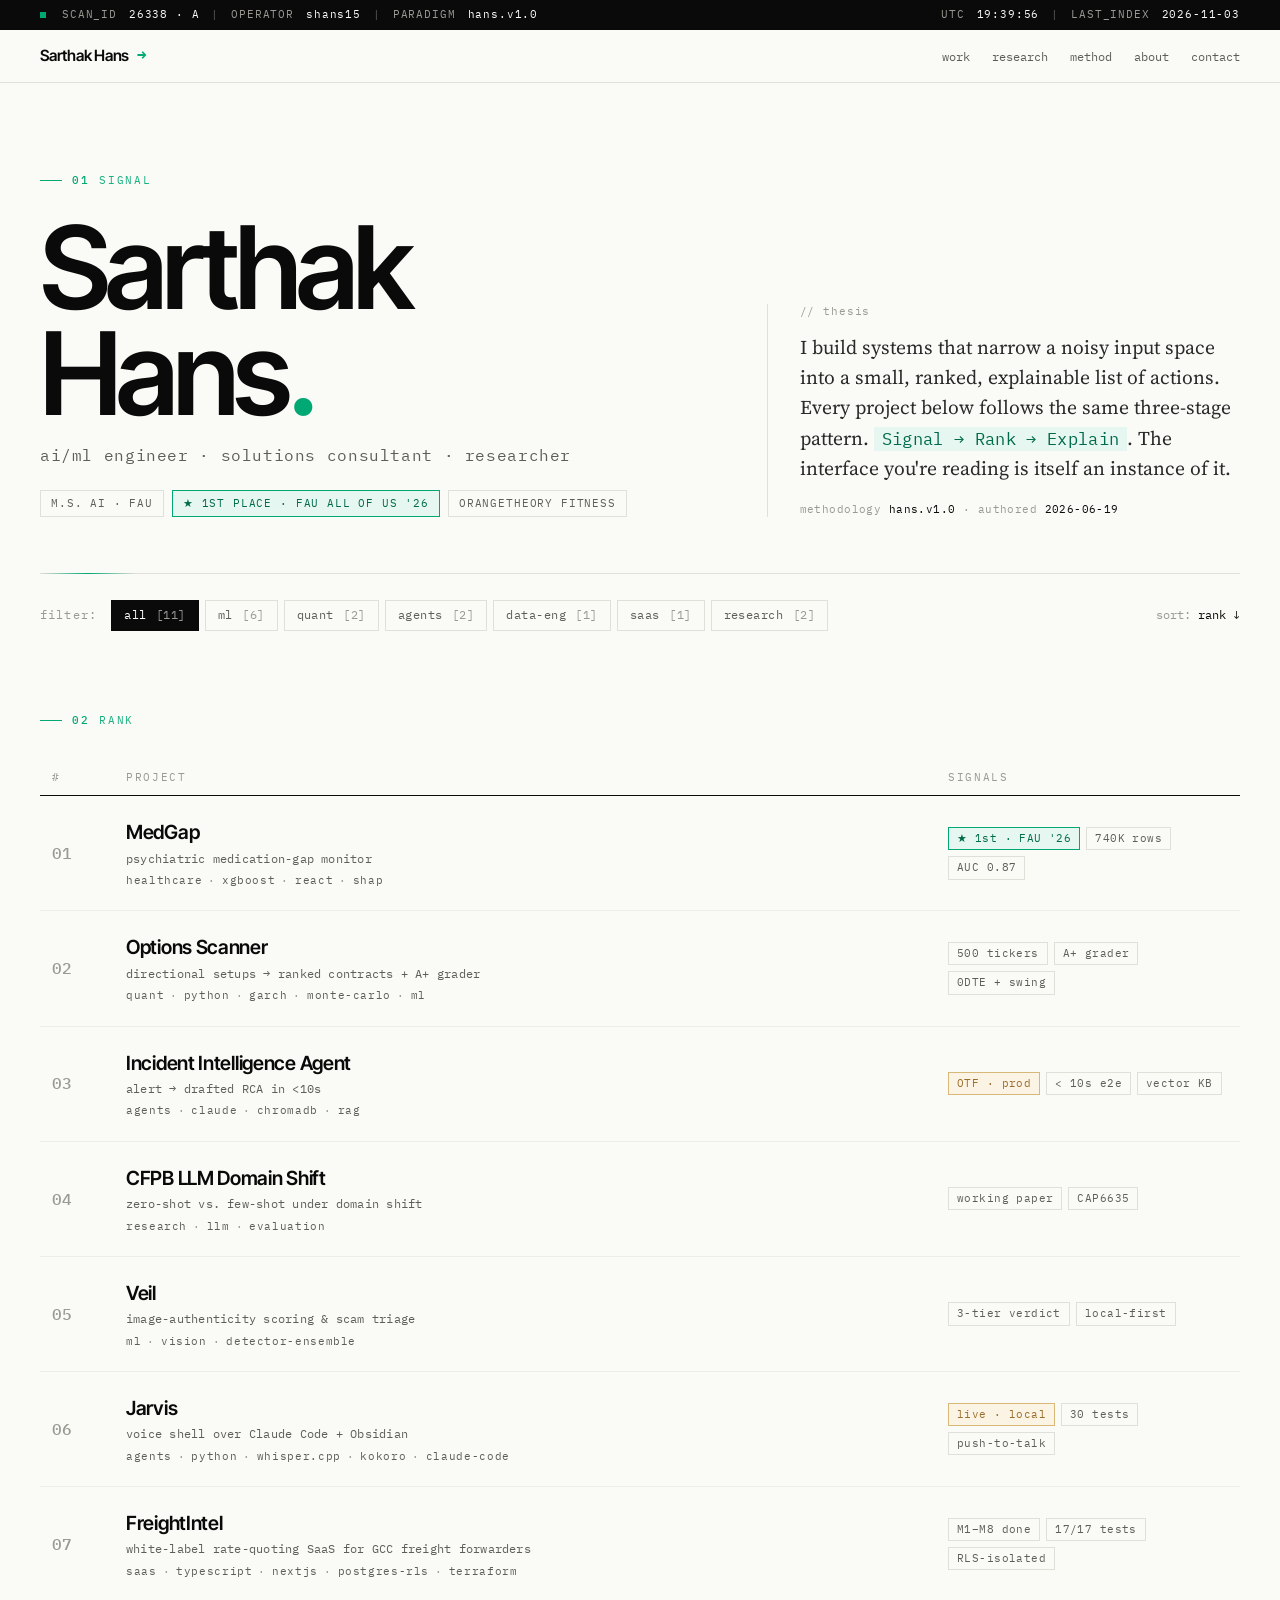
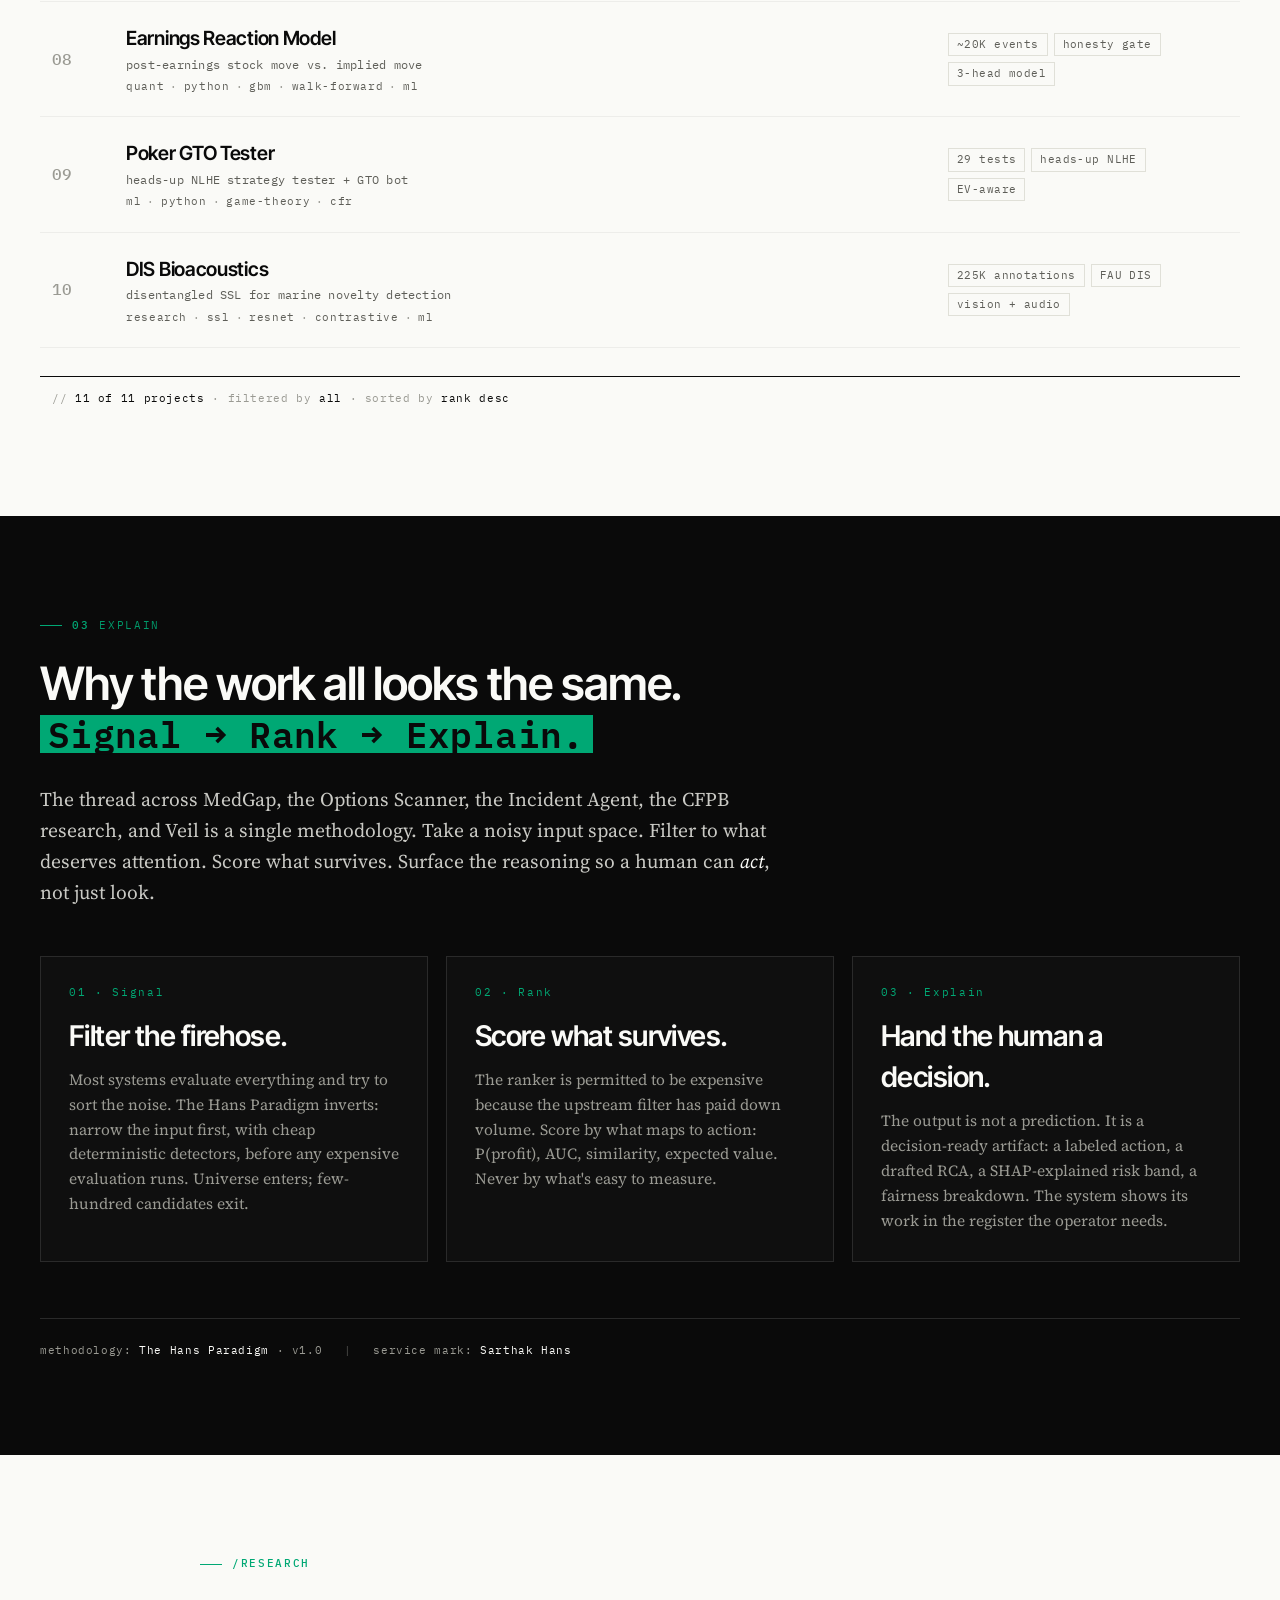
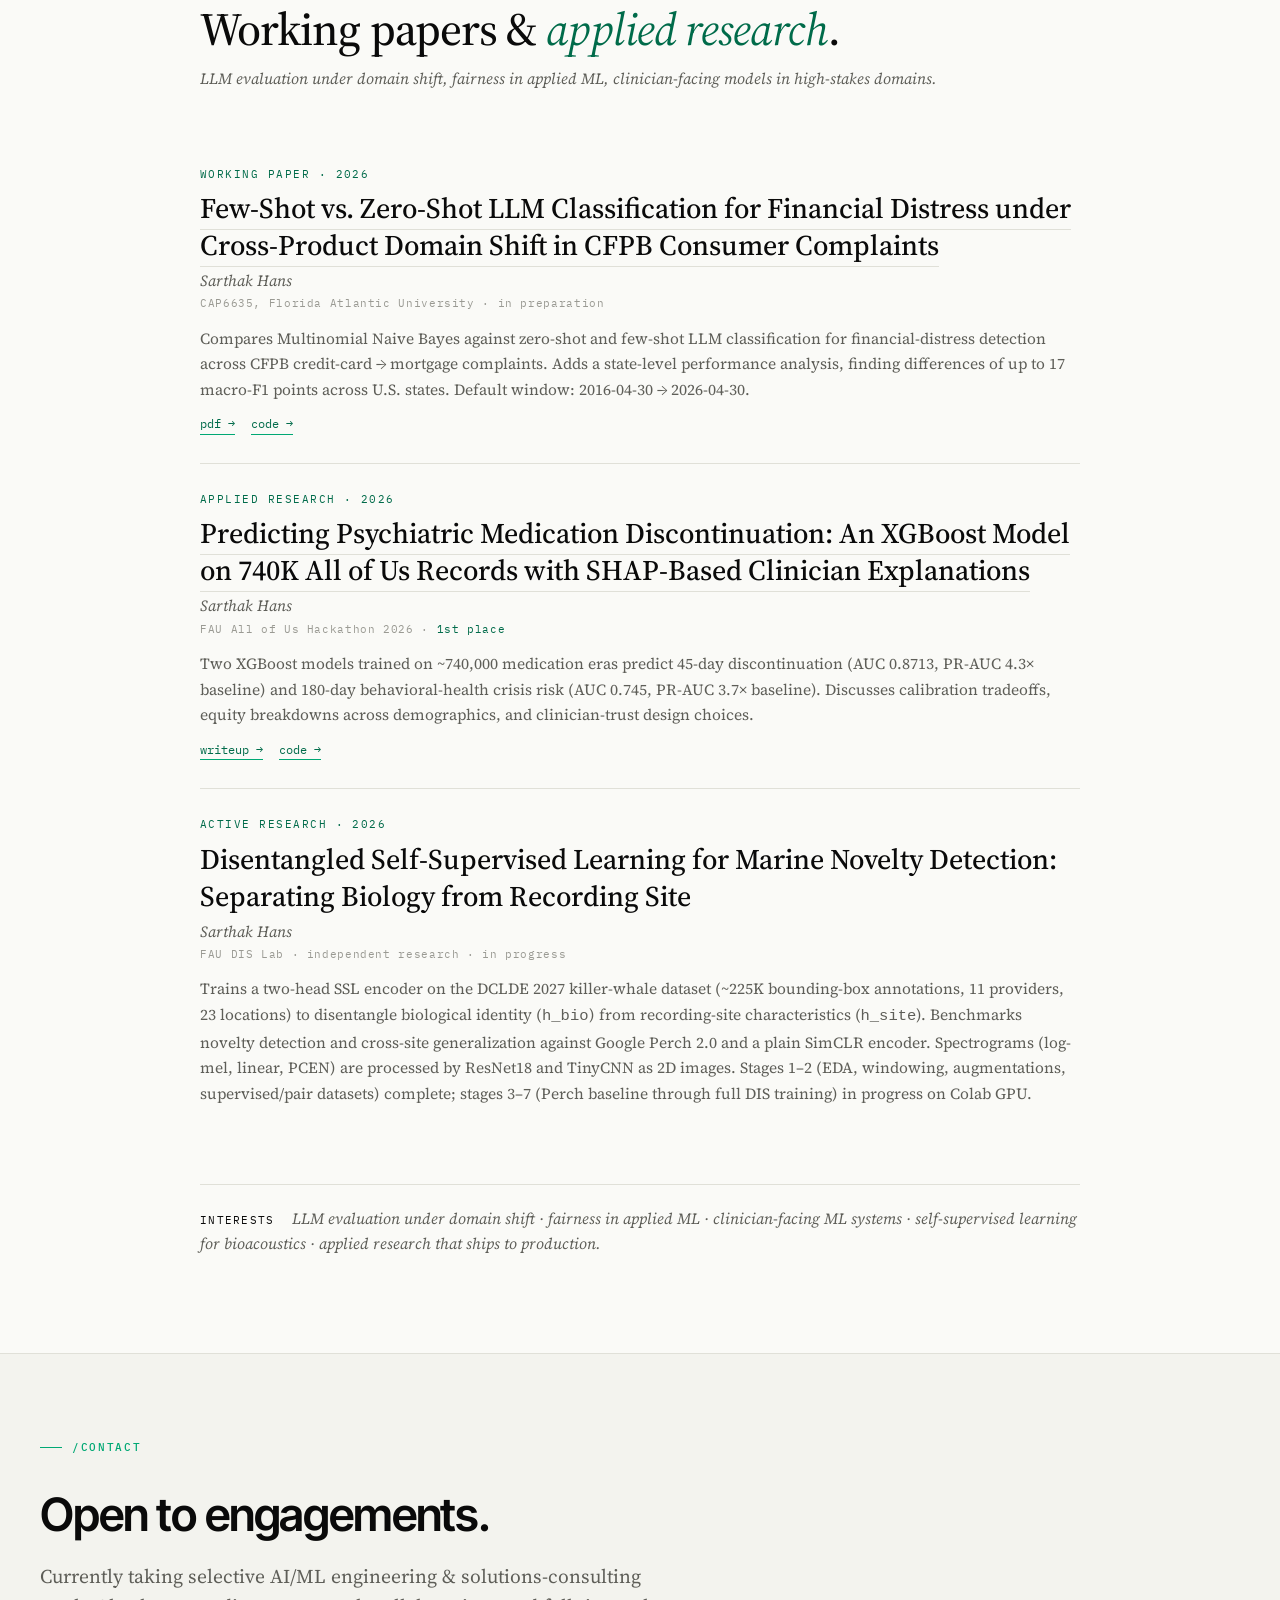
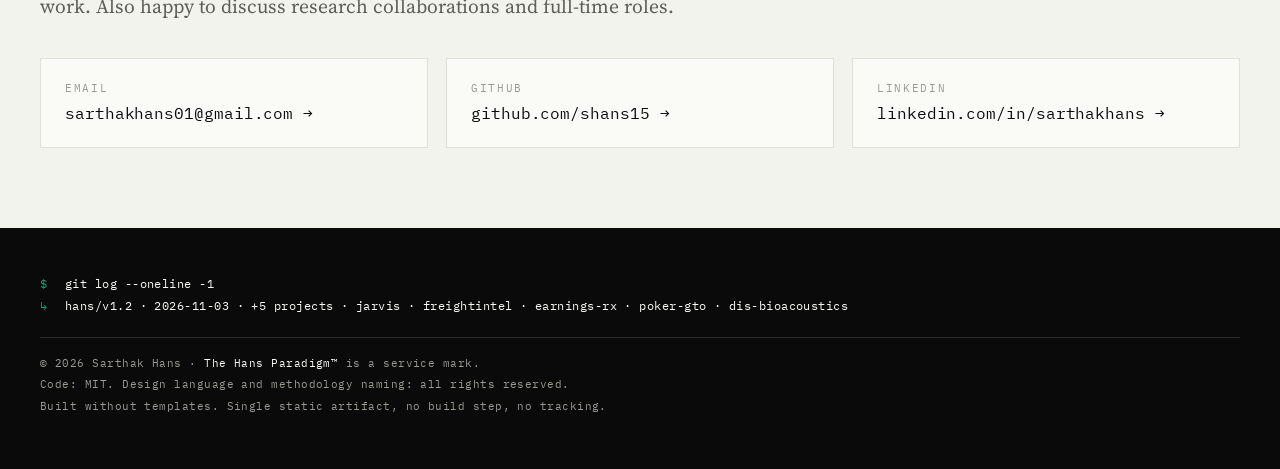
<file: index.html>
<!--
  ============================================================================
  THE HANS PARADIGM™ — A Signal → Rank → Explain Interface
  ----------------------------------------------------------------------------
  © 2026 Sarthak Hans. All rights reserved.

  This file embodies an original interface paradigm authored by Sarthak Hans:
  a three-stage Signal → Rank → Explain layout language derived from the
  computational pattern present across the author's body of engineering and
  research work. The visual treatment, interaction model, methodology naming,
  and the integrated rank-with-explainability table are original authored
  components of "The Hans Paradigm" (the "Paradigm").

  Code is released under the MIT License (see LICENSE).
  Design language and methodology naming: all rights reserved.
  Trademark notice: "The Hans Paradigm" is a service mark of Sarthak Hans.
  ============================================================================
-->
<!DOCTYPE html>
<html lang="en">
<head>
  <meta charset="utf-8">
  <meta name="viewport" content="width=device-width, initial-scale=1, viewport-fit=cover">
  <meta name="theme-color" content="#0a0a0a">
  <title>Sarthak Hans · Signal → Rank → Explain · The Hans Paradigm</title>
  <meta name="description" content="AI/ML engineer and researcher. Builds Signal → Rank → Explain systems in healthcare, fintech, and ops. M.S. Artificial Intelligence @ FAU. 1st place FAU All of Us Hackathon 2026.">
  <meta name="author" content="Sarthak Hans">
  <meta property="og:title" content="Sarthak Hans · The Hans Paradigm">
  <meta property="og:description" content="Signal → Rank → Explain. An interface that enacts the methodology.">
  <link rel="preconnect" href="https://fonts.googleapis.com">
  <link rel="preconnect" href="https://fonts.gstatic.com" crossorigin>
  <link href="https://fonts.googleapis.com/css2?family=Inter+Tight:wght@400;500;600;700&family=IBM+Plex+Mono:wght@400;500;600&family=Source+Serif+4:ital,opsz,wght@0,8..60,400;0,8..60,500;1,8..60,400&display=swap" rel="stylesheet">
  <link rel="stylesheet" href="styles.css">
</head>
<body>

<!-- =========================================================================
     STATUS BAR — system metadata, visible at all times
     ========================================================================= -->
<div class="status-bar" role="status" aria-label="System status">
  <div class="status-inner">
    <div class="status-left">
      <span class="status-dot" aria-hidden="true"></span>
      <span class="status-token">SCAN_ID</span>
      <span class="status-value" id="scan-id">···</span>
      <span class="status-sep">|</span>
      <span class="status-token">OPERATOR</span>
      <span class="status-value">shans15</span>
      <span class="status-sep">|</span>
      <span class="status-token">PARADIGM</span>
      <span class="status-value">hans.v1.0</span>
    </div>
    <div class="status-right">
      <span class="status-token">UTC</span>
      <span class="status-value" id="clock">--:--:--</span>
      <span class="status-sep">|</span>
      <span class="status-token">LAST_INDEX</span>
      <span class="status-value">2026-11-03</span>
    </div>
  </div>
</div>

<!-- =========================================================================
     NAV — minimal, sticky, register-locked to mono
     Desktop: inline links. Mobile: hamburger → slide-in drawer.
     ========================================================================= -->
<nav class="nav" aria-label="Primary">
  <div class="nav-inner">
    <a class="brand" href="#top">
      <span class="brand-name">Sarthak Hans</span>
      <span class="brand-glyph">→</span>
    </a>
    <div class="nav-links nav-links-desktop">
      <a href="#work">work</a>
      <a href="#research">research</a>
      <a href="#method">method</a>
      <a href="/about/">about</a>
      <a href="#contact">contact</a>
    </div>
    <button
      class="nav-toggle"
      id="nav-toggle"
      aria-label="Open navigation menu"
      aria-controls="nav-drawer"
      aria-expanded="false"
      onclick="HansParadigm.toggleDrawer()">
      <span class="nav-toggle-bar"></span>
      <span class="nav-toggle-bar"></span>
      <span class="nav-toggle-label">menu</span>
    </button>
  </div>
</nav>

<!-- Mobile drawer + backdrop (only visible/animated on mobile breakpoints) -->
<div class="nav-backdrop" id="nav-backdrop" onclick="HansParadigm.closeDrawer()" aria-hidden="true"></div>
<aside class="nav-drawer" id="nav-drawer" aria-label="Mobile navigation" aria-hidden="true">
  <div class="nav-drawer-head">
    <div class="nav-drawer-label">// menu</div>
    <button class="nav-drawer-close" aria-label="Close menu" onclick="HansParadigm.closeDrawer()">close ✕</button>
  </div>
  <ul class="nav-drawer-list">
    <li><a href="#work"     onclick="HansParadigm.closeDrawer()"><span class="ndl-num">01</span><span>work</span></a></li>
    <li><a href="#research" onclick="HansParadigm.closeDrawer()"><span class="ndl-num">02</span><span>research</span></a></li>
    <li><a href="#method"   onclick="HansParadigm.closeDrawer()"><span class="ndl-num">03</span><span>method</span></a></li>
    <li><a href="/about/"   onclick="HansParadigm.closeDrawer()"><span class="ndl-num">04</span><span>about</span></a></li>
    <li><a href="#contact"  onclick="HansParadigm.closeDrawer()"><span class="ndl-num">05</span><span>contact</span></a></li>
  </ul>
  <div class="nav-drawer-foot">
    <div>operator <em>shans15</em></div>
    <div>paradigm <em>hans.v1.0</em></div>
  </div>
</aside>

<main id="top">

  <!-- =======================================================================
       HERO — Stage 01 / Signal
       Asymmetric: identity block left, thesis + filter controls right
       ======================================================================= -->
  <section class="hero">
    <div class="hero-grid">
      <div class="hero-id">
        <div class="stage-label"><span class="stage-num">01</span><span class="stage-name">Signal</span></div>
        <h1 class="hero-h1">
          <span class="hero-name">Sarthak<br>Hans<span class="hero-period">.</span></span>
          <span class="hero-role">ai/ml engineer · solutions consultant · researcher</span>
        </h1>
        <div class="hero-credentials">
          <span class="cred">M.S. AI · FAU</span>
          <span class="cred cred-award">★ 1st place · FAU All of Us '26</span>
          <span class="cred">Orangetheory Fitness</span>
        </div>
      </div>

      <aside class="hero-thesis">
        <div class="thesis-label">// thesis</div>
        <p class="thesis-text">I build systems that narrow a noisy input space into a small, ranked, explainable list of actions. Every project below follows the same three-stage pattern. <span class="thesis-em">Signal → Rank → Explain</span>. The interface you're reading is itself an instance of it.</p>
        <div class="thesis-meta">
          <span>methodology </span><span class="thesis-meta-em">hans.v1.0</span>
          <span> · authored </span><span class="thesis-meta-em">2026-06-19</span>
        </div>
      </aside>
    </div>

    <div class="scanline" aria-hidden="true"><div class="scanline-pulse"></div></div>

    <div class="filter-bar" role="toolbar" aria-label="Filter projects">
      <span class="filter-label">filter:</span>
      <button class="filter-btn active" data-filter="all">all <span class="filter-count">[11]</span></button>
      <button class="filter-btn" data-filter="ml">ml <span class="filter-count">[6]</span></button>
      <button class="filter-btn" data-filter="quant">quant <span class="filter-count">[2]</span></button>
      <button class="filter-btn" data-filter="agents">agents <span class="filter-count">[2]</span></button>
      <button class="filter-btn" data-filter="data">data-eng <span class="filter-count">[1]</span></button>
      <button class="filter-btn" data-filter="saas">saas <span class="filter-count">[1]</span></button>
      <button class="filter-btn" data-filter="research">research <span class="filter-count">[2]</span></button>
      <span class="filter-spacer"></span>
      <span class="filter-sort">sort: <span class="filter-sort-val">rank ↓</span></span>
    </div>
  </section>

  <!-- =======================================================================
       RANK — Stage 02 / Rank
       Dense scan-output table with inline Explain panels
       ======================================================================= -->
  <section class="rank" id="work">
    <div class="stage-label stage-label-section"><span class="stage-num">02</span><span class="stage-name">Rank</span></div>

    <div class="rank-head" role="row">
      <div class="rh-col rh-num">#</div>
      <div class="rh-col rh-name">project</div>
      <div class="rh-col rh-signals">signals</div>
    </div>

    <article class="rank-row" data-cats="ml">
      <div class="rr-trigger" onclick="HansParadigm.toggle(this)">
        <div class="rr-num">01</div>
        <div class="rr-name">
          <h3>MedGap <span class="rr-sub">psychiatric medication-gap monitor</span></h3>
          <div class="rr-tags"><span>healthcare</span><span class="dot">·</span><span>xgboost</span><span class="dot">·</span><span>react</span><span class="dot">·</span><span>shap</span></div>
        </div>
        <div class="rr-badges">
          <span class="badge badge-award">★ 1st · FAU '26</span>
          <span class="badge">740K rows</span>
          <span class="badge">AUC 0.87</span>
        </div>
      </div>
      <div class="rr-explain">
        <div class="explain-grid">
          <div>
            <div class="explain-label">// why ranked #1</div>
            <p class="explain-text">A textbook <em>Signal → Rank → Explain</em> system, applied to clinical decision-support. Two XGBoost models trained on ~740K medication eras from the NIH All of Us Researcher Workbench surface per-patient discontinuation risk (AUC <em>0.8713</em>, PR-AUC <em>4.3× baseline</em>) and 180-day behavioral-health crisis risk (AUC <em>0.745</em>, PR-AUC <em>3.7× baseline</em>). The React dashboard renders SHAP explanations and equity breakdowns inline so clinicians can <em>act, not just look</em>.</p>
            <div class="explain-links">
              <a href="https://github.com/shans15/medgap">repo →</a>
              <a href="/work/medgap/">case study →</a>
            </div>
          </div>
          <div>
            <div class="explain-label">// rank features</div>
            <dl class="feat-list">
              <div class="feat"><dt>award</dt><dd>1st · FAU All of Us '26</dd></div>
              <div class="feat"><dt>data</dt><dd>~740,000 medication eras</dd></div>
              <div class="feat"><dt>auc-roc</dt><dd>0.8713 (disc.) · 0.745 (crisis)</dd></div>
              <div class="feat"><dt>pr-auc lift</dt><dd>4.3× · 3.7× baseline</dd></div>
              <div class="feat"><dt>explainability</dt><dd>SHAP + equity breakdowns</dd></div>
              <div class="feat"><dt>shipped</dt><dd>React dashboard, FastAPI</dd></div>
            </dl>
          </div>
        </div>
      </div>
    </article>

    <article class="rank-row" data-cats="quant ml">
      <div class="rr-trigger" onclick="HansParadigm.toggle(this)">
        <div class="rr-num">02</div>
        <div class="rr-name">
          <h3>Options Scanner <span class="rr-sub">directional setups → ranked contracts + A+ grader</span></h3>
          <div class="rr-tags"><span>quant</span><span class="dot">·</span><span>python</span><span class="dot">·</span><span>garch</span><span class="dot">·</span><span>monte-carlo</span><span class="dot">·</span><span>ml</span></div>
        </div>
        <div class="rr-badges">
          <span class="badge">500 tickers</span>
          <span class="badge">A+ grader</span>
          <span class="badge">0DTE + swing</span>
        </div>
      </div>
      <div class="rr-explain">
        <div class="explain-grid">
          <div>
            <div class="explain-label">// why ranked #2</div>
            <p class="explain-text">The clearest statement of the methodology: <em>"Most option scanners are noisy because they evaluate every contract on every ticker, then try to sort the firehose. This one inverts the problem."</em> A Saty-style technical setup must fire first (Signal). Surviving tickers get GARCH-conditioned Monte Carlo P(profit), EV, and composite scoring (Rank). Output is a labeled list (<code>TRADE / WATCHLIST / NO_TRADE</code>) backed by the setup that put it there (Explain). Now extended: an <strong>A+ Confluence Scorer</strong> re-grades survivors across 5 weighted categories (Technical, Vol/VIX, Catalyst, Macro/Breadth, Liquidity) with position-sizing discipline. Also includes intraday mean-reversion, 0DTE entry/exit gates, market regime, sector rotation, and a trade-scoring model.</p>
            <div class="explain-links">
              <a href="https://github.com/shans15/options-scanner">repo →</a>
              <a href="/work/options-scanner/">case study →</a>
            </div>
          </div>
          <div>
            <div class="explain-label">// rank features</div>
            <dl class="feat-list">
              <div class="feat"><dt>universe</dt><dd>S&amp;P 500, cached daily</dd></div>
              <div class="feat"><dt>setup detectors</dt><dd>compression · pullback · stage-2 · failed-breakdown</dd></div>
              <div class="feat"><dt>pricing</dt><dd>GARCH-conditioned · Monte Carlo</dd></div>
              <div class="feat"><dt>A+ grader</dt><dd>5-category confluence · position sizing</dd></div>
              <div class="feat"><dt>modes</dt><dd>EOD swing · intraday MR · 0DTE · market regime</dd></div>
              <div class="feat"><dt>output</dt><dd>3-class labeled list + A+/A/B+/F grades</dd></div>
            </dl>
          </div>
        </div>
      </div>
    </article>

    <article class="rank-row" data-cats="agents ml">
      <div class="rr-trigger" onclick="HansParadigm.toggle(this)">
        <div class="rr-num">03</div>
        <div class="rr-name">
          <h3>Incident Intelligence Agent <span class="rr-sub">alert → drafted RCA in &lt;10s</span></h3>
          <div class="rr-tags"><span>agents</span><span class="dot">·</span><span>claude</span><span class="dot">·</span><span>chromadb</span><span class="dot">·</span><span>rag</span></div>
        </div>
        <div class="rr-badges">
          <span class="badge badge-prod">OTF · prod</span>
          <span class="badge">&lt; 10s e2e</span>
          <span class="badge">vector KB</span>
        </div>
      </div>
      <div class="rr-explain">
        <div class="explain-grid">
          <div>
            <div class="explain-label">// why ranked #3</div>
            <p class="explain-text">Open-source incident-triage agent informed by the production work I do at Orangetheory Fitness. Raw PagerDuty alert (Signal) → similarity search against a local ChromaDB of past incidents (Rank) → drafted RCA with cited precedents, formatted for paste into Jira or Slack (Explain). The OTF lineage matters: this is built from systems I'm actively shipping for an enterprise on-call team, not a side project.</p>
            <div class="explain-links">
              <a href="https://github.com/shans15/incident-intelligence-agent">repo →</a>
              <a href="/work/incident-agent/">case study →</a>
            </div>
          </div>
          <div>
            <div class="explain-label">// rank features</div>
            <dl class="feat-list">
              <div class="feat"><dt>latency</dt><dd>&lt; 10s end-to-end</dd></div>
              <div class="feat"><dt>retrieval</dt><dd>ChromaDB, local-first</dd></div>
              <div class="feat"><dt>generation</dt><dd>Claude API + retry/backoff</dd></div>
              <div class="feat"><dt>output</dt><dd>markdown RCA, paste-ready</dd></div>
              <div class="feat"><dt>lineage</dt><dd>built at Orangetheory Fitness</dd></div>
            </dl>
          </div>
        </div>
      </div>
    </article>

    <article class="rank-row" data-cats="research ml">
      <div class="rr-trigger" onclick="HansParadigm.toggle(this)">
        <div class="rr-num">04</div>
        <div class="rr-name">
          <h3>CFPB LLM Domain Shift <span class="rr-sub">zero-shot vs. few-shot under domain shift</span></h3>
          <div class="rr-tags"><span>research</span><span class="dot">·</span><span>llm</span><span class="dot">·</span><span>evaluation</span></div>
        </div>
        <div class="rr-badges">
          <span class="badge">working paper</span>
          <span class="badge">CAP6635</span>
        </div>
      </div>
      <div class="rr-explain">
        <div class="explain-grid">
          <div>
            <div class="explain-label">// why ranked #4</div>
            <p class="explain-text">The methodology as research. Compares Multinomial Naive Bayes against zero-shot and few-shot LLM classification for financial-distress detection across CFPB credit-card → mortgage complaints (Signal: classifiers · Rank: out-of-domain accuracy · Explain: state-level performance analysis). 10-year window, 2016–2026. In preparation as a working paper for CAP6635.</p>
            <div class="explain-links">
              <a href="https://github.com/shans15/cap6635-research">repo →</a>
              <a href="#research">read alongside research section ↓</a>
            </div>
          </div>
          <div>
            <div class="explain-label">// rank features</div>
            <dl class="feat-list">
              <div class="feat"><dt>source domain</dt><dd>credit card complaints</dd></div>
              <div class="feat"><dt>target domain</dt><dd>mortgage complaints</dd></div>
              <div class="feat"><dt>baseline</dt><dd>Multinomial Naive Bayes</dd></div>
              <div class="feat"><dt>labels</dt><dd>derived from response category</dd></div>
              <div class="feat"><dt>window</dt><dd>2016-04-30 → 2026-04-30</dd></div>
            </dl>
          </div>
        </div>
      </div>
    </article>

    <article class="rank-row" data-cats="agents ml">
      <div class="rr-trigger" onclick="HansParadigm.toggle(this)">
        <div class="rr-num">05</div>
        <div class="rr-name">
          <h3>Veil <span class="rr-sub">image-authenticity scoring &amp; scam triage</span></h3>
          <div class="rr-tags"><span>ml</span><span class="dot">·</span><span>vision</span><span class="dot">·</span><span>detector-ensemble</span></div>
        </div>
        <div class="rr-badges">
          <span class="badge">3-tier verdict</span>
          <span class="badge">local-first</span>
        </div>
      </div>
      <div class="rr-explain">
        <div class="explain-grid">
          <div>
            <div class="explain-label">// why ranked #5</div>
            <p class="explain-text">Same pattern, image domain. Detector outputs (Signal) → combined Veil authenticity score with confidence rating (Rank) → plain-language verdict (<code>Looks authentic</code> / <code>Needs review</code> / <code>High scam risk</code>) plus visual warning-sign explanations and verification next-steps (Explain). Designed for human review, not as definitive proof.</p>
            <div class="explain-links">
              <a href="https://github.com/shans15/ai-detector">repo →</a>
            </div>
          </div>
          <div>
            <div class="explain-label">// rank features</div>
            <dl class="feat-list">
              <div class="feat"><dt>scoring</dt><dd>ensemble → normalized Veil score</dd></div>
              <div class="feat"><dt>verdicts</dt><dd>3 plain-language classes</dd></div>
              <div class="feat"><dt>privacy</dt><dd>local API support</dd></div>
              <div class="feat"><dt>use cases</dt><dd>scam · dating · news verification</dd></div>
            </dl>
          </div>
        </div>
      </div>
    </article>

    <article class="rank-row" data-cats="agents ml">
      <div class="rr-trigger" onclick="HansParadigm.toggle(this)">
        <div class="rr-num">06</div>
        <div class="rr-name">
          <h3>Jarvis <span class="rr-sub">voice shell over Claude Code + Obsidian</span></h3>
          <div class="rr-tags"><span>agents</span><span class="dot">·</span><span>python</span><span class="dot">·</span><span>whisper.cpp</span><span class="dot">·</span><span>kokoro</span><span class="dot">·</span><span>claude-code</span></div>
        </div>
        <div class="rr-badges">
          <span class="badge badge-prod">live · local</span>
          <span class="badge">30 tests</span>
          <span class="badge">push-to-talk</span>
        </div>
      </div>
      <div class="rr-explain">
        <div class="explain-grid">
          <div>
            <div class="explain-label">// why ranked #6</div>
            <p class="explain-text">Local voice AI orchestrator running on-device. Mic audio transcribed by whisper.cpp (Metal-accelerated) is the Signal. A router classifies intent into Dictation mode (insert at cursor) or Agent mode (hand off to Claude Code headless backend) — that classification is the Rank. Kokoro TTS reads the result back, complete with a spoken confirm-gate for destructive actions (Explain). Obsidian MCP gives the agent read/write access to the vault. Phase 1 + P1.x shipped: async slow-path, barge-in detection around agent replies, full agency tools (Read/Glob/Grep/Write/Edit/Bash + Obsidian). All live-verified on machine.</p>
            <div class="explain-links">
              <span class="explain-note">local-first · not yet public</span>
            </div>
          </div>
          <div>
            <div class="explain-label">// rank features</div>
            <dl class="feat-list">
              <div class="feat"><dt>stt</dt><dd>whisper.cpp · Metal · swappable adapter</dd></div>
              <div class="feat"><dt>tts</dt><dd>Kokoro on-device · ElevenLabs swap</dd></div>
              <div class="feat"><dt>backend</dt><dd>Claude Code headless · full agency</dd></div>
              <div class="feat"><dt>memory</dt><dd>Obsidian MCP (filesystem vault)</dd></div>
              <div class="feat"><dt>modes</dt><dd>dictation · agent · async slow-path</dd></div>
              <div class="feat"><dt>safety</dt><dd>spoken confirm-gate for destructive ops</dd></div>
            </dl>
          </div>
        </div>
      </div>
    </article>

    <article class="rank-row" data-cats="saas">
      <div class="rr-trigger" onclick="HansParadigm.toggle(this)">
        <div class="rr-num">07</div>
        <div class="rr-name">
          <h3>FreightIntel <span class="rr-sub">white-label rate-quoting SaaS for GCC freight forwarders</span></h3>
          <div class="rr-tags"><span>saas</span><span class="dot">·</span><span>typescript</span><span class="dot">·</span><span>nextjs</span><span class="dot">·</span><span>postgres-rls</span><span class="dot">·</span><span>terraform</span></div>
        </div>
        <div class="rr-badges">
          <span class="badge">M1–M8 done</span>
          <span class="badge">17/17 tests</span>
          <span class="badge">RLS-isolated</span>
        </div>
      </div>
      <div class="rr-explain">
        <div class="explain-grid">
          <div>
            <div class="explain-label">// why ranked #7</div>
            <p class="explain-text">Greenfield enterprise SaaS monorepo: a conversational widget collects shipment details (Signal), the API scores and tiers quote options — spot-rate openly, contract-rate gated behind account creation (Rank), and the response hands the freight forwarder a decision-ready quote with a clear next action (Explain). Multi-tenant Postgres with full row-level security (<code>set_config</code> per transaction + <code>NULLIF</code> guard for connection-pooling edge cases under PgBouncer). Stack: pnpm monorepo — <code>shared</code> (Zod+types), <code>api</code> (Express→Lambda, Prisma), <code>widget</code> (React+Vite iframe embed), <code>web</code> (Next.js 14 admin on Vercel), Terraform infra. M1–M8 complete and end-to-end verified with Docker stack.</p>
            <div class="explain-links">
            </div>
          </div>
          <div>
            <div class="explain-label">// rank features</div>
            <dl class="feat-list">
              <div class="feat"><dt>stack</dt><dd>pnpm monorepo · Express/Lambda · Next.js 14</dd></div>
              <div class="feat"><dt>security</dt><dd>Postgres RLS · per-tenant GUC · PgBouncer safe</dd></div>
              <div class="feat"><dt>embed</dt><dd>React+Vite conversational quote widget</dd></div>
              <div class="feat"><dt>infra</dt><dd>Terraform · RDS Proxy · SQS async worker</dd></div>
              <div class="feat"><dt>tests</dt><dd>17/17 incl. RLS isolation + route integration</dd></div>
              <div class="feat"><dt>deploy target</dt><dd>AWS Lambda + Vercel (admin)</dd></div>
            </dl>
          </div>
        </div>
      </div>
    </article>

    <article class="rank-row" data-cats="quant ml">
      <div class="rr-trigger" onclick="HansParadigm.toggle(this)">
        <div class="rr-num">08</div>
        <div class="rr-name">
          <h3>Earnings Reaction Model <span class="rr-sub">post-earnings stock move vs. implied move</span></h3>
          <div class="rr-tags"><span>quant</span><span class="dot">·</span><span>python</span><span class="dot">·</span><span>gbm</span><span class="dot">·</span><span>walk-forward</span><span class="dot">·</span><span>ml</span></div>
        </div>
        <div class="rr-badges">
          <span class="badge">~20K events</span>
          <span class="badge">honesty gate</span>
          <span class="badge">3-head model</span>
        </div>
      </div>
      <div class="rr-explain">
        <div class="explain-grid">
          <div>
            <div class="explain-label">// why ranked #8</div>
            <p class="explain-text">Cross-ticker ML model predicting post-earnings stock reaction — gap magnitude, direction, and post-announcement drift — benchmarked against the live implied move. Per-ticker history (~15–80 quarters) is too small for ML, so ~500 S&amp;P names are pooled into ~20–40K events: a data-density decision that is itself the Signal-stage design. Three gradient-boosted model heads (quantile regression for magnitude, classifier for direction, regression for drift) are the Rank. Output is a <code>rich / cheap / neutral</code> edge classification relative to the live straddle (Explain). An <em>honesty gate</em> forces the model to report "no exploitable edge found" if it cannot beat the naïve baseline out-of-sample.</p>
            <div class="explain-links">
              <a href="https://github.com/shans15/options-scanner">repo →</a>
            </div>
          </div>
          <div>
            <div class="explain-label">// rank features</div>
            <dl class="feat-list">
              <div class="feat"><dt>data</dt><dd>FMP API · ~500 S&amp;P names · pooled ~20–40K events</dd></div>
              <div class="feat"><dt>model heads</dt><dd>magnitude (quantile) · direction · drift</dd></div>
              <div class="feat"><dt>validation</dt><dd>calendar-ordered walk-forward CV</dd></div>
              <div class="feat"><dt>live signal</dt><dd>Schwab straddle implied move</dd></div>
              <div class="feat"><dt>edge gate</dt><dd>must beat naïve baseline OOS or report null</dd></div>
              <div class="feat"><dt>output</dt><dd>rich / cheap / neutral vs. implied</dd></div>
            </dl>
          </div>
        </div>
      </div>
    </article>

    <article class="rank-row" data-cats="ml">
      <div class="rr-trigger" onclick="HansParadigm.toggle(this)">
        <div class="rr-num">09</div>
        <div class="rr-name">
          <h3>Poker GTO Tester <span class="rr-sub">heads-up NLHE strategy tester + GTO bot</span></h3>
          <div class="rr-tags"><span>ml</span><span class="dot">·</span><span>python</span><span class="dot">·</span><span>game-theory</span><span class="dot">·</span><span>cfr</span></div>
        </div>
        <div class="rr-badges">
          <span class="badge">29 tests</span>
          <span class="badge">heads-up NLHE</span>
          <span class="badge">EV-aware</span>
        </div>
      </div>
      <div class="rr-explain">
        <div class="explain-grid">
          <div>
            <div class="explain-label">// why ranked #9</div>
            <p class="explain-text">Python CLI for heads-up no-limit hold'em strategy analysis and testing. Hand state and bet history are the Signal. A game-tree engine evaluates available actions and scores them by expected value and GTO deviation — that's the Rank. Output is an explained action recommendation backed by equity estimates and EV calculations (Explain). Core simulation + evaluator + equity engine complete with 29 passing tests. The stretch goal is a Counterfactual Regret Minimization bot — an opponent that converges to a Nash-equilibrium strategy via self-play and is, in theory, unexploitable.</p>
            <div class="explain-links">
              <span class="explain-note">local-first · not yet public</span>
            </div>
          </div>
          <div>
            <div class="explain-label">// rank features</div>
            <dl class="feat-list">
              <div class="feat"><dt>format</dt><dd>heads-up NLHE · Python CLI</dd></div>
              <div class="feat"><dt>engine</dt><dd>hand evaluator · equity sim · EV scorer</dd></div>
              <div class="feat"><dt>strategy</dt><dd>GTO deviation scoring</dd></div>
              <div class="feat"><dt>tests</dt><dd>29 passing (cards, equity, EV, CLI)</dd></div>
              <div class="feat"><dt>stretch</dt><dd>CFR self-play bot (Nash convergence)</dd></div>
            </dl>
          </div>
        </div>
      </div>
    </article>

    <article class="rank-row" data-cats="research ml">
      <div class="rr-trigger" onclick="HansParadigm.toggle(this)">
        <div class="rr-num">10</div>
        <div class="rr-name">
          <h3>DIS Bioacoustics <span class="rr-sub">disentangled SSL for marine novelty detection</span></h3>
          <div class="rr-tags"><span>research</span><span class="dot">·</span><span>ssl</span><span class="dot">·</span><span>resnet</span><span class="dot">·</span><span>contrastive</span><span class="dot">·</span><span>ml</span></div>
        </div>
        <div class="rr-badges">
          <span class="badge">225K annotations</span>
          <span class="badge">FAU DIS</span>
          <span class="badge">vision + audio</span>
        </div>
      </div>
      <div class="rr-explain">
        <div class="explain-grid">
          <div>
            <div class="explain-label">// why ranked #10</div>
            <p class="explain-text">Research question: does a self-supervised encoder trained to separate <em>what made a sound</em> (biology) from <em>how it was recorded</em> (site, hydrophone, gain) detect <strong>unknown</strong> marine sounds better than Google's Perch 2.0 and a plain SimCLR encoder? The methodology maps cleanly: raw hydrophone audio windowed into 5-second clips (Signal) → disentangled two-head encoder scoring each window for biological content vs. recording artifact (<code>h_bio</code> / <code>h_site</code>) (Rank) → novelty score + cluster labels surfacing sounds the classifier has never seen (Explain). The <strong>computer vision side</strong>: spectrograms (log-mel, linear, PCEN) are the feature representation — ResNet18 and TinyCNN operate on them as 2D images, making this a CV problem applied to passive acoustic monitoring.</p>
            <div class="explain-links">
            </div>
          </div>
          <div>
            <div class="explain-label">// rank features</div>
            <dl class="feat-list">
              <div class="feat"><dt>dataset</dt><dd>DCLDE 2027 · ~225K orca annotations · 23 sites</dd></div>
              <div class="feat"><dt>features</dt><dd>log-mel · linear · PCEN spectrograms</dd></div>
              <div class="feat"><dt>cv models</dt><dd>ResNet18 · TinyCNN on spectrograms</dd></div>
              <div class="feat"><dt>ssl</dt><dd>SimCLR baseline + DIS two-head (h_bio / h_site)</dd></div>
              <div class="feat"><dt>baselines</dt><dd>Perch 2.0 · plain SimCLR · supervised</dd></div>
              <div class="feat"><dt>status</dt><dd>stages 1–2 done · stages 3–7 pending</dd></div>
            </dl>
          </div>
        </div>
      </div>
    </article>

    <div class="rank-foot">
      <span class="rank-foot-token">// </span>
      <span id="rank-count">11 of 11 projects</span>
      <span class="rank-foot-token"> · filtered by </span>
      <span id="rank-filter">all</span>
      <span class="rank-foot-token"> · sorted by </span>
      <span>rank desc</span>
    </div>
  </section>

  <!-- =======================================================================
       METHOD — Stage 03 / Explain (inverted register: dark)
       The named methodology, articulated as three explicit stages
       ======================================================================= -->
  <section class="method" id="method">
    <div class="method-inner">
      <div class="stage-label stage-label-on-dark"><span class="stage-num">03</span><span class="stage-name">Explain</span></div>
      <h2 class="method-h2">Why the work all looks the same.<br><span class="method-em">Signal → Rank → Explain.</span></h2>
      <p class="method-lead">The thread across MedGap, the Options Scanner, the Incident Agent, the CFPB research, and Veil is a single methodology. Take a noisy input space. Filter to what deserves attention. Score what survives. Surface the reasoning so a human can <em>act</em>, not just look.</p>

      <div class="method-stages">
        <article class="method-stage">
          <div class="ms-num">01 · Signal</div>
          <h3>Filter the firehose.</h3>
          <p>Most systems evaluate everything and try to sort the noise. The Hans Paradigm inverts: narrow the input first, with cheap deterministic detectors, before any expensive evaluation runs. Universe enters; few-hundred candidates exit.</p>
        </article>
        <article class="method-stage">
          <div class="ms-num">02 · Rank</div>
          <h3>Score what survives.</h3>
          <p>The ranker is permitted to be expensive because the upstream filter has paid down volume. Score by what maps to action: P(profit), AUC, similarity, expected value. Never by what's easy to measure.</p>
        </article>
        <article class="method-stage">
          <div class="ms-num">03 · Explain</div>
          <h3>Hand the human a decision.</h3>
          <p>The output is not a prediction. It is a decision-ready artifact: a labeled action, a drafted RCA, a SHAP-explained risk band, a fairness breakdown. The system shows its work in the register the operator needs.</p>
        </article>
      </div>

      <div class="method-foot">
        <span>methodology: <em>The Hans Paradigm</em> · v1.0</span>
        <span class="method-sep">|</span>
        <span>service mark: <em>Sarthak Hans</em></span>
      </div>
    </div>
  </section>

  <!-- =======================================================================
       RESEARCH — academic register, narrower column
       ======================================================================= -->
  <section class="research" id="research">
    <div class="research-inner">
      <div class="stage-label stage-label-section"><span class="stage-num">/research</span></div>
      <h2 class="research-h2">Working papers &amp; <em>applied research</em>.</h2>
      <p class="research-lead">LLM evaluation under domain shift, fairness in applied ML, clinician-facing models in high-stakes domains.</p>

      <article class="pub">
        <div class="pub-type">Working paper · 2026</div>
        <h3 class="pub-title"><a href="#">Few-Shot vs. Zero-Shot LLM Classification for Financial Distress under Cross-Product Domain Shift in CFPB Consumer Complaints</a></h3>
        <div class="pub-authors">Sarthak Hans</div>
        <div class="pub-venue">CAP6635, Florida Atlantic University · in preparation</div>
        <p class="pub-abstract">Compares Multinomial Naive Bayes against zero-shot and few-shot LLM classification for financial-distress detection across CFPB credit-card → mortgage complaints. Adds a state-level performance analysis, finding differences of up to 17 macro-F1 points across U.S. states. Default window: 2016-04-30 → 2026-04-30.</p>
        <div class="pub-links"><a href="#">pdf →</a><a href="https://github.com/shans15/cap6635-research">code →</a></div>
      </article>

      <article class="pub">
        <div class="pub-type">Applied research · 2026</div>
        <h3 class="pub-title"><a href="#">Predicting Psychiatric Medication Discontinuation: An XGBoost Model on 740K All of Us Records with SHAP-Based Clinician Explanations</a></h3>
        <div class="pub-authors">Sarthak Hans</div>
        <div class="pub-venue">FAU All of Us Hackathon 2026 · <em>1st place</em></div>
        <p class="pub-abstract">Two XGBoost models trained on ~740,000 medication eras predict 45-day discontinuation (AUC 0.8713, PR-AUC 4.3× baseline) and 180-day behavioral-health crisis risk (AUC 0.745, PR-AUC 3.7× baseline). Discusses calibration tradeoffs, equity breakdowns across demographics, and clinician-trust design choices.</p>
        <div class="pub-links"><a href="#">writeup →</a><a href="https://github.com/shans15/medgap">code →</a></div>
      </article>

      <article class="pub">
        <div class="pub-type">Active research · 2026</div>
        <h3 class="pub-title">Disentangled Self-Supervised Learning for Marine Novelty Detection: Separating Biology from Recording Site</h3>
        <div class="pub-authors">Sarthak Hans</div>
        <div class="pub-venue">FAU DIS Lab · independent research · in progress</div>
        <p class="pub-abstract">Trains a two-head SSL encoder on the DCLDE 2027 killer-whale dataset (~225K bounding-box annotations, 11 providers, 23 locations) to disentangle biological identity (<code>h_bio</code>) from recording-site characteristics (<code>h_site</code>). Benchmarks novelty detection and cross-site generalization against Google Perch 2.0 and a plain SimCLR encoder. Spectrograms (log-mel, linear, PCEN) are processed by ResNet18 and TinyCNN as 2D images. Stages 1–2 (EDA, windowing, augmentations, supervised/pair datasets) complete; stages 3–7 (Perch baseline through full DIS training) in progress on Colab GPU.</p>
        
      </article>

      <div class="research-interests">
        <span class="ri-label">interests</span>
        <span>LLM evaluation under domain shift · fairness in applied ML · clinician-facing ML systems · self-supervised learning for bioacoustics · applied research that ships to production.</span>
      </div>
    </div>
  </section>

  <!-- =======================================================================
       CONTACT — system-prompt styled
       ======================================================================= -->
  <section class="contact" id="contact">
    <div class="contact-inner">
      <div class="stage-label"><span class="stage-num">/contact</span></div>
      <h2 class="contact-h2">Open to engagements.</h2>
      <p class="contact-lead">Currently taking selective AI/ML engineering &amp; solutions-consulting work. Also happy to discuss research collaborations and full-time roles.</p>
      <div class="contact-grid">
        <a class="contact-link" href="mailto:sarthakhans01@gmail.com">
          <span class="cl-label">email</span>
          <span class="cl-val">sarthakhans01@gmail.com →</span>
        </a>
        <a class="contact-link" href="https://github.com/shans15">
          <span class="cl-label">github</span>
          <span class="cl-val">github.com/shans15 →</span>
        </a>
        <a class="contact-link" href="#">
          <span class="cl-label">linkedin</span>
          <span class="cl-val">linkedin.com/in/sarthakhans →</span>
        </a>
      </div>
    </div>
  </section>

</main>

<!-- =========================================================================
     FOOTER — system status block
     ========================================================================= -->
<footer class="footer">
  <div class="footer-inner">
    <div class="footer-block">
      <span class="footer-token">$</span>
      <span class="footer-val">git log --oneline -1</span>
    </div>
    <div class="footer-block">
      <span class="footer-token">↳</span>
      <span class="footer-val" id="footer-commit">hans/v1.2 · 2026-11-03 · +5 projects · jarvis · freightintel · earnings-rx · poker-gto · dis-bioacoustics</span>
    </div>
    <div class="footer-rule"></div>
    <div class="footer-meta">
      <div>© 2026 Sarthak Hans · <em>The Hans Paradigm™</em> is a service mark.</div>
      <div>Code: MIT. Design language and methodology naming: all rights reserved.</div>
      <div>Built without templates. Single static artifact, no build step, no tracking.</div>
    </div>
  </div>
</footer>

<script src="app.js"></script>
</body>
</html>
</file>
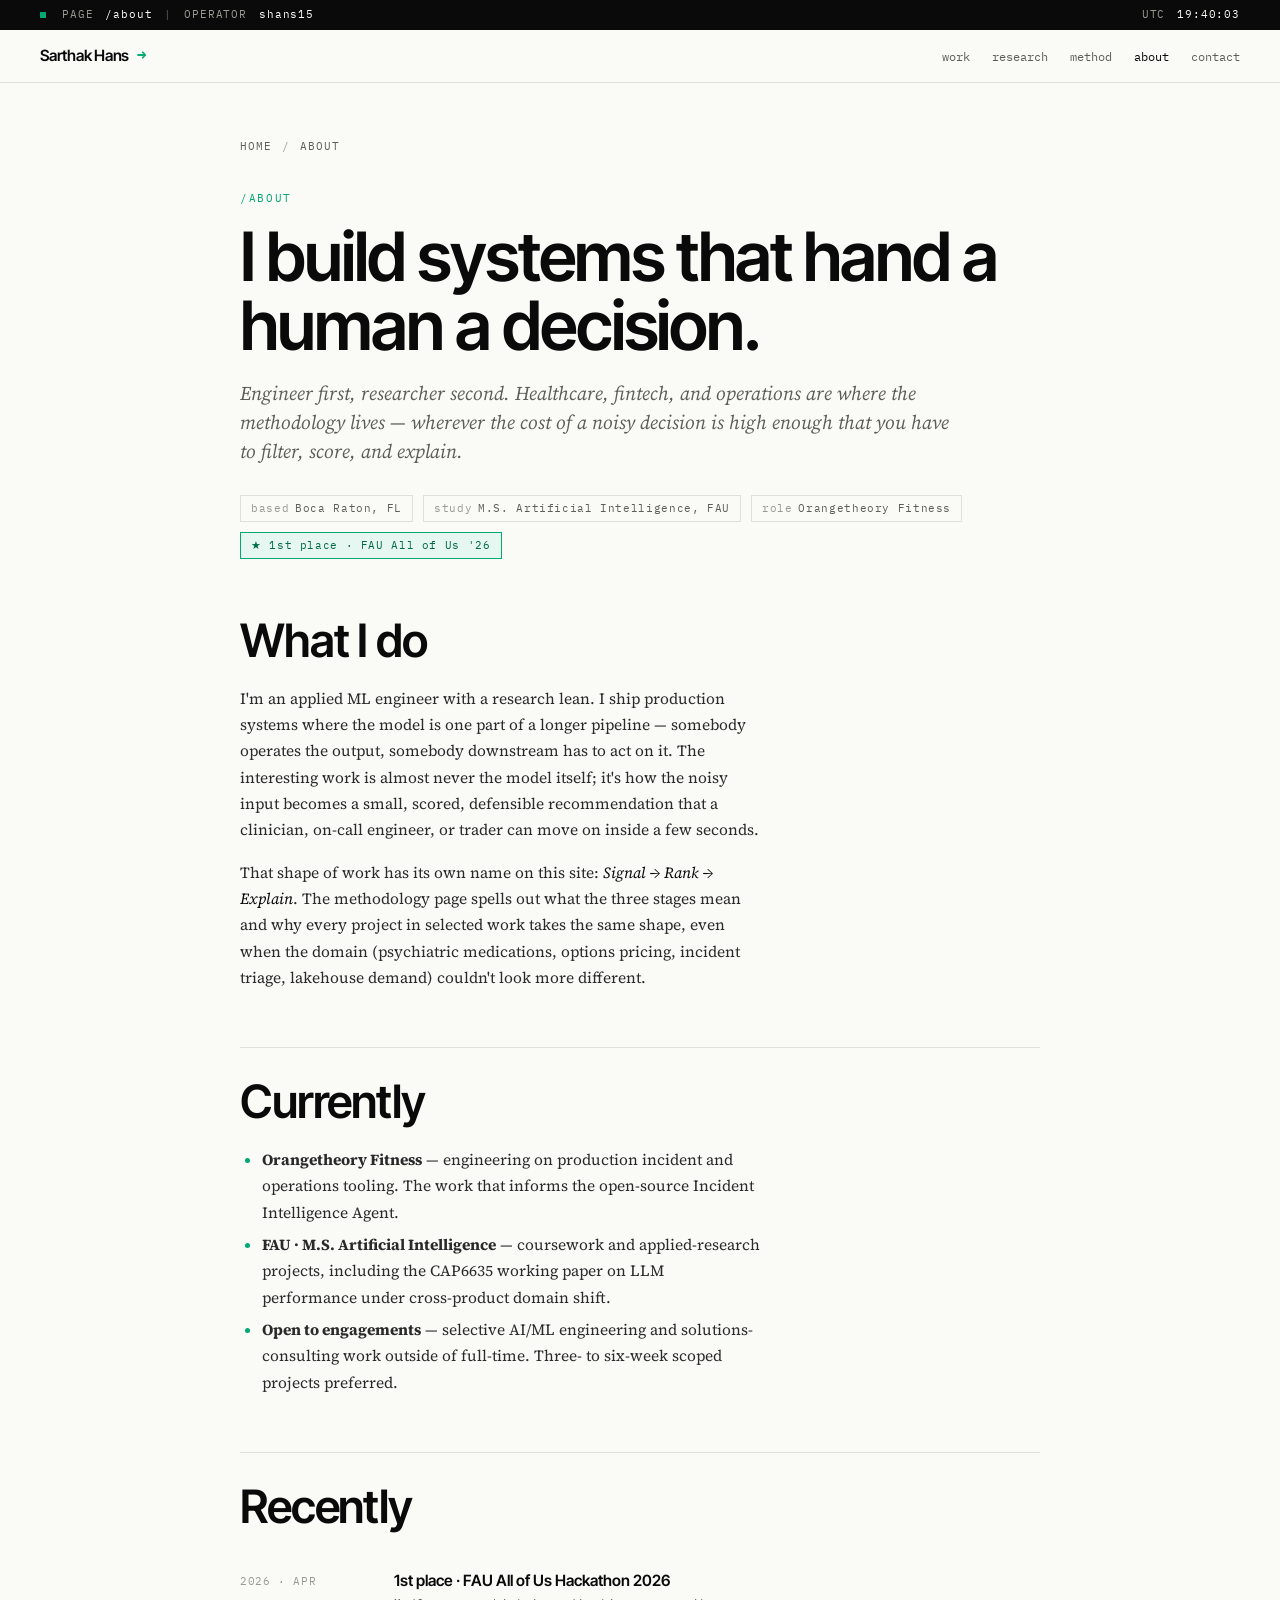
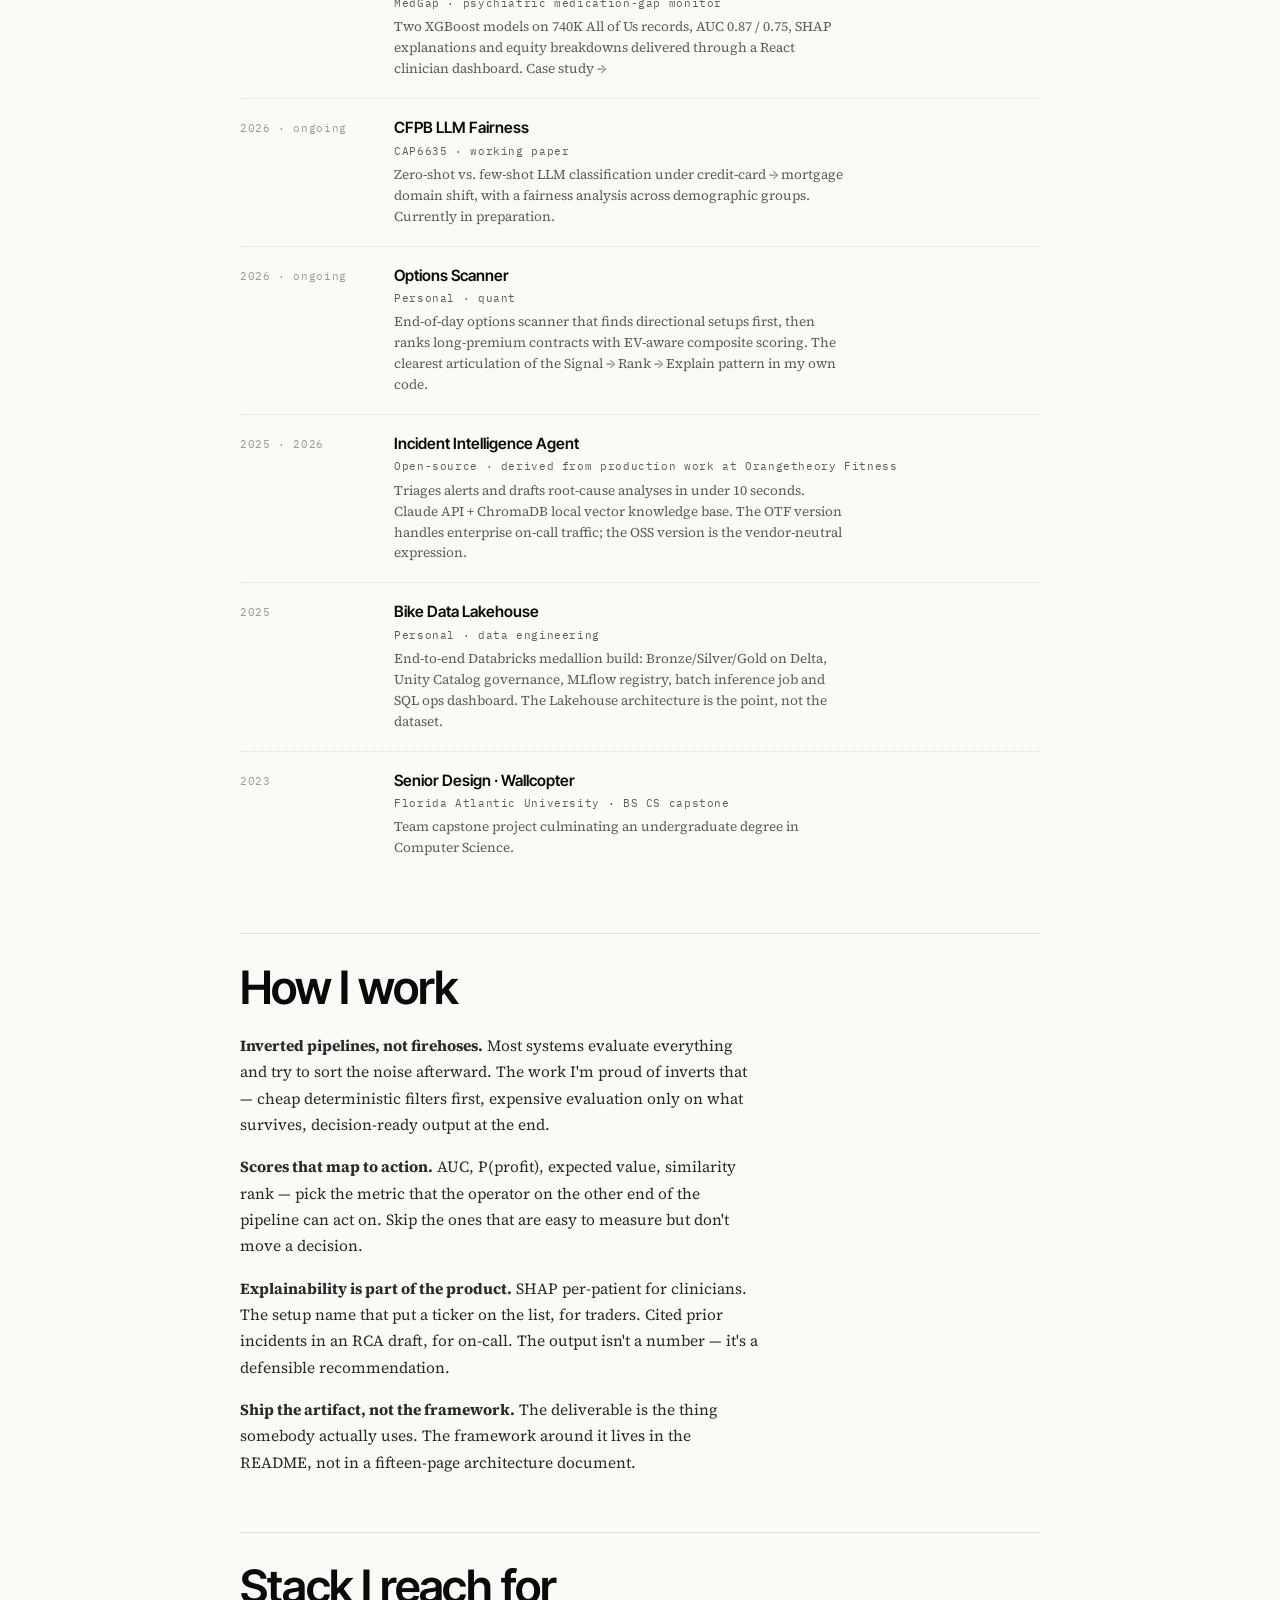
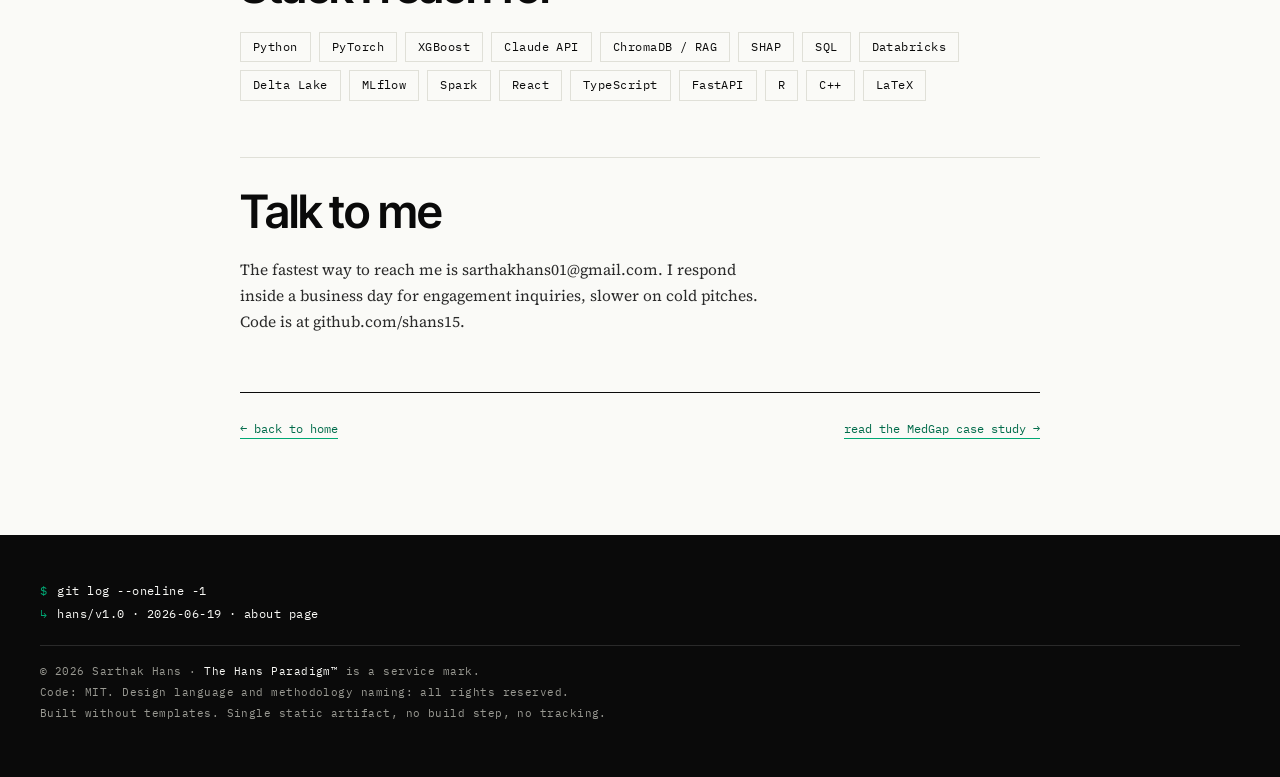
<file: about/index.html>
<!--
  ============================================================================
  About · Sarthak Hans
  © 2026 Sarthak Hans. The Hans Paradigm™.
  ============================================================================
-->
<!DOCTYPE html>
<html lang="en">
<head>
  <meta charset="utf-8">
  <meta name="viewport" content="width=device-width, initial-scale=1, viewport-fit=cover">
  <meta name="theme-color" content="#0a0a0a">
  <title>About · Sarthak Hans</title>
  <meta name="description" content="AI/ML engineer and researcher. Builds Signal → Rank → Explain systems. M.S. Artificial Intelligence @ FAU. Currently at Orangetheory Fitness.">
  <link rel="preconnect" href="https://fonts.googleapis.com">
  <link rel="preconnect" href="https://fonts.gstatic.com" crossorigin>
  <link href="https://fonts.googleapis.com/css2?family=Inter+Tight:wght@400;500;600;700&family=IBM+Plex+Mono:wght@400;500;600&family=Source+Serif+4:ital,opsz,wght@0,8..60,400;0,8..60,500;1,8..60,400&display=swap" rel="stylesheet">
  <link rel="stylesheet" href="/styles.css">
</head>
<body>

<div class="status-bar" role="status" aria-label="System status">
  <div class="status-inner">
    <div class="status-left">
      <span class="status-dot" aria-hidden="true"></span>
      <span class="status-token">PAGE</span>
      <span class="status-value">/about</span>
      <span class="status-sep">|</span>
      <span class="status-token">OPERATOR</span>
      <span class="status-value">shans15</span>
    </div>
    <div class="status-right">
      <span class="status-token">UTC</span>
      <span class="status-value" id="clock">--:--:--</span>
    </div>
  </div>
</div>

<nav class="nav" aria-label="Primary">
  <div class="nav-inner">
    <a class="brand" href="/">
      <span class="brand-name">Sarthak Hans</span>
      <span class="brand-glyph">→</span>
    </a>
    <div class="nav-links nav-links-desktop">
      <a href="/#work">work</a>
      <a href="/#research">research</a>
      <a href="/#method">method</a>
      <a href="/about/" class="nav-cv">about</a>
      <a href="/#contact">contact</a>
    </div>
    <button class="nav-toggle" id="nav-toggle" aria-label="Open navigation menu" aria-controls="nav-drawer" aria-expanded="false" onclick="HansParadigm.toggleDrawer()">
      <span class="nav-toggle-bar"></span>
      <span class="nav-toggle-bar"></span>
      <span class="nav-toggle-label">menu</span>
    </button>
  </div>
</nav>

<div class="nav-backdrop" id="nav-backdrop" onclick="HansParadigm.closeDrawer()" aria-hidden="true"></div>
<aside class="nav-drawer" id="nav-drawer" aria-label="Mobile navigation" aria-hidden="true">
  <div class="nav-drawer-head">
    <div class="nav-drawer-label">// menu</div>
    <button class="nav-drawer-close" aria-label="Close menu" onclick="HansParadigm.closeDrawer()">close ✕</button>
  </div>
  <ul class="nav-drawer-list">
    <li><a href="/#work"     onclick="HansParadigm.closeDrawer()"><span class="ndl-num">01</span><span>work</span></a></li>
    <li><a href="/#research" onclick="HansParadigm.closeDrawer()"><span class="ndl-num">02</span><span>research</span></a></li>
    <li><a href="/#method"   onclick="HansParadigm.closeDrawer()"><span class="ndl-num">03</span><span>method</span></a></li>
    <li><a href="/about/"    onclick="HansParadigm.closeDrawer()"><span class="ndl-num">04</span><span>about</span></a></li>
    <li><a href="/#contact"  onclick="HansParadigm.closeDrawer()"><span class="ndl-num">05</span><span>contact</span></a></li>
  </ul>
  <div class="nav-drawer-foot">
    <div>operator <em>shans15</em></div>
    <div>paradigm <em>hans.v1.0</em></div>
  </div>
</aside>

<main class="article">
  <div class="breadcrumb">
    <a href="/">home</a>
    <span class="crumb-sep">/</span>
    <span>about</span>
  </div>

  <header class="article-head">
    <div class="article-eyebrow">/about</div>
    <h1 class="article-h1">I build systems that hand a human a decision.</h1>
    <p class="article-sub">Engineer first, researcher second. Healthcare, fintech, and operations are where the methodology lives — wherever the cost of a noisy decision is high enough that you have to filter, score, and explain.</p>
    <div class="article-meta">
      <span class="am-item"><span class="am-k">based</span><span>Boca Raton, FL</span></span>
      <span class="am-item"><span class="am-k">study</span><span>M.S. Artificial Intelligence, FAU</span></span>
      <span class="am-item"><span class="am-k">role</span><span>Orangetheory Fitness</span></span>
      <span class="am-item award">★ 1st place · FAU All of Us '26</span>
    </div>
  </header>

  <section class="article-section">
    <h2>What I do</h2>
    <p>I'm an applied ML engineer with a research lean. I ship production systems where the model is one part of a longer pipeline — somebody operates the output, somebody downstream has to act on it. The interesting work is almost never the model itself; it's how the noisy input becomes a small, scored, defensible recommendation that a clinician, on-call engineer, or trader can move on inside a few seconds.</p>
    <p>That shape of work has its own name on this site: <em>Signal → Rank → Explain</em>. The <a href="/#method">methodology page</a> spells out what the three stages mean and why every project in <a href="/#work">selected work</a> takes the same shape, even when the domain (psychiatric medications, options pricing, incident triage, lakehouse demand) couldn't look more different.</p>
  </section>

  <section class="article-section">
    <h2>Currently</h2>
    <ul>
      <li><b>Orangetheory Fitness</b> — engineering on production incident and operations tooling. The work that informs the open-source <a href="https://github.com/shans15/incident-intelligence-agent">Incident Intelligence Agent</a>.</li>
      <li><b>FAU · M.S. Artificial Intelligence</b> — coursework and applied-research projects, including the CAP6635 working paper on LLM performance under cross-product domain shift.</li>
      <li><b>Open to engagements</b> — selective AI/ML engineering and solutions-consulting work outside of full-time. Three- to six-week scoped projects preferred.</li>
    </ul>
  </section>

  <section class="article-section">
    <h2>Recently</h2>
    <div class="timeline">
      <div class="timeline-item">
        <div class="timeline-when">2026 · APR</div>
        <div class="timeline-what">
          <h4>1st place · FAU All of Us Hackathon 2026</h4>
          <div class="where">MedGap · psychiatric medication-gap monitor</div>
          <p>Two XGBoost models on 740K All of Us records, AUC 0.87 / 0.75, SHAP explanations and equity breakdowns delivered through a React clinician dashboard. <a href="/work/medgap/">Case study →</a></p>
        </div>
      </div>
      <div class="timeline-item">
        <div class="timeline-when">2026 · ongoing</div>
        <div class="timeline-what">
          <h4>CFPB LLM Fairness</h4>
          <div class="where">CAP6635 · working paper</div>
          <p>Zero-shot vs. few-shot LLM classification under credit-card → mortgage domain shift, with a fairness analysis across demographic groups. Currently in preparation.</p>
        </div>
      </div>
      <div class="timeline-item">
        <div class="timeline-when">2026 · ongoing</div>
        <div class="timeline-what">
          <h4>Options Scanner</h4>
          <div class="where">Personal · quant</div>
          <p>End-of-day options scanner that finds directional setups first, then ranks long-premium contracts with EV-aware composite scoring. The clearest articulation of the Signal → Rank → Explain pattern in my own code.</p>
        </div>
      </div>
      <div class="timeline-item">
        <div class="timeline-when">2025 · 2026</div>
        <div class="timeline-what">
          <h4>Incident Intelligence Agent</h4>
          <div class="where">Open-source · derived from production work at Orangetheory Fitness</div>
          <p>Triages alerts and drafts root-cause analyses in under 10 seconds. Claude API + ChromaDB local vector knowledge base. The OTF version handles enterprise on-call traffic; the OSS version is the vendor-neutral expression.</p>
        </div>
      </div>
      <div class="timeline-item">
        <div class="timeline-when">2025</div>
        <div class="timeline-what">
          <h4>Bike Data Lakehouse</h4>
          <div class="where">Personal · data engineering</div>
          <p>End-to-end Databricks medallion build: Bronze/Silver/Gold on Delta, Unity Catalog governance, MLflow registry, batch inference job and SQL ops dashboard. The Lakehouse architecture is the point, not the dataset.</p>
        </div>
      </div>
      <div class="timeline-item">
        <div class="timeline-when">2023</div>
        <div class="timeline-what">
          <h4>Senior Design · Wallcopter</h4>
          <div class="where">Florida Atlantic University · BS CS capstone</div>
          <p>Team capstone project culminating an undergraduate degree in Computer Science.</p>
        </div>
      </div>
    </div>
  </section>

  <section class="article-section">
    <h2>How I work</h2>
    <p><b>Inverted pipelines, not firehoses.</b> Most systems evaluate everything and try to sort the noise afterward. The work I'm proud of inverts that — cheap deterministic filters first, expensive evaluation only on what survives, decision-ready output at the end.</p>
    <p><b>Scores that map to action.</b> AUC, P(profit), expected value, similarity rank — pick the metric that the operator on the other end of the pipeline can act on. Skip the ones that are easy to measure but don't move a decision.</p>
    <p><b>Explainability is part of the product.</b> SHAP per-patient for clinicians. The setup name that put a ticker on the list, for traders. Cited prior incidents in an RCA draft, for on-call. The output isn't a number — it's a defensible recommendation.</p>
    <p><b>Ship the artifact, not the framework.</b> The deliverable is the thing somebody actually uses. The framework around it lives in the README, not in a fifteen-page architecture document.</p>
  </section>

  <section class="article-section">
    <h2>Stack I reach for</h2>
    <div class="stack-list">
      <span>Python</span><span>PyTorch</span><span>XGBoost</span><span>Claude API</span><span>ChromaDB / RAG</span><span>SHAP</span>
      <span>SQL</span><span>Databricks</span><span>Delta Lake</span><span>MLflow</span><span>Spark</span>
      <span>React</span><span>TypeScript</span><span>FastAPI</span>
      <span>R</span><span>C++</span><span>LaTeX</span>
    </div>
  </section>

  <section class="article-section">
    <h2>Talk to me</h2>
    <p>The fastest way to reach me is <a href="mailto:sarthakhans01@gmail.com">sarthakhans01@gmail.com</a>. I respond inside a business day for engagement inquiries, slower on cold pitches. Code is at <a href="https://github.com/shans15">github.com/shans15</a>.</p>
  </section>

  <div class="article-foot">
    <a href="/">← back to home</a>
    <a href="/work/medgap/">read the MedGap case study →</a>
  </div>
</main>

<footer class="footer">
  <div class="footer-inner">
    <div class="footer-block"><span class="footer-token">$</span><span class="footer-val">git log --oneline -1</span></div>
    <div class="footer-block"><span class="footer-token">↳</span><span class="footer-val">hans/v1.0 · 2026-06-19 · about page</span></div>
    <div class="footer-rule"></div>
    <div class="footer-meta">
      <div>© 2026 Sarthak Hans · <em>The Hans Paradigm™</em> is a service mark.</div>
      <div>Code: MIT. Design language and methodology naming: all rights reserved.</div>
      <div>Built without templates. Single static artifact, no build step, no tracking.</div>
    </div>
  </div>
</footer>

<script src="/app.js"></script>
</body>
</html>
</file>
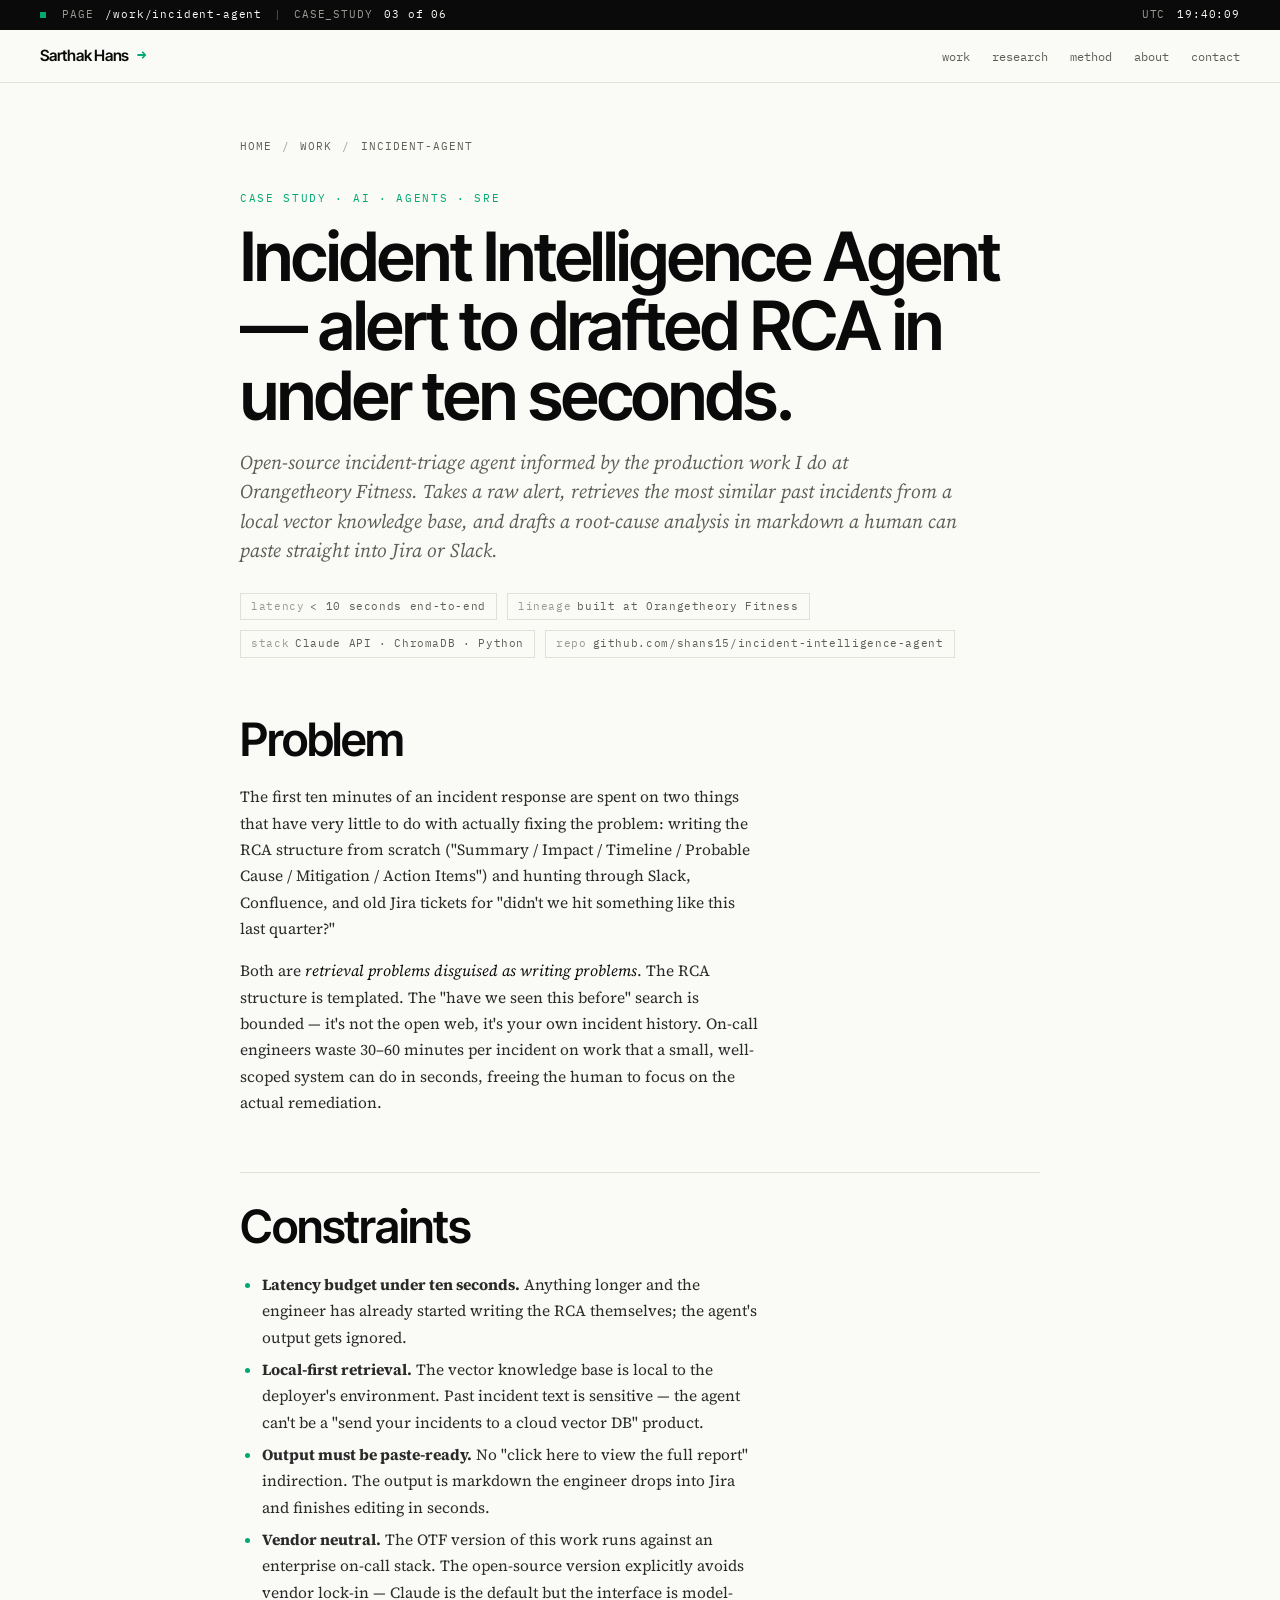
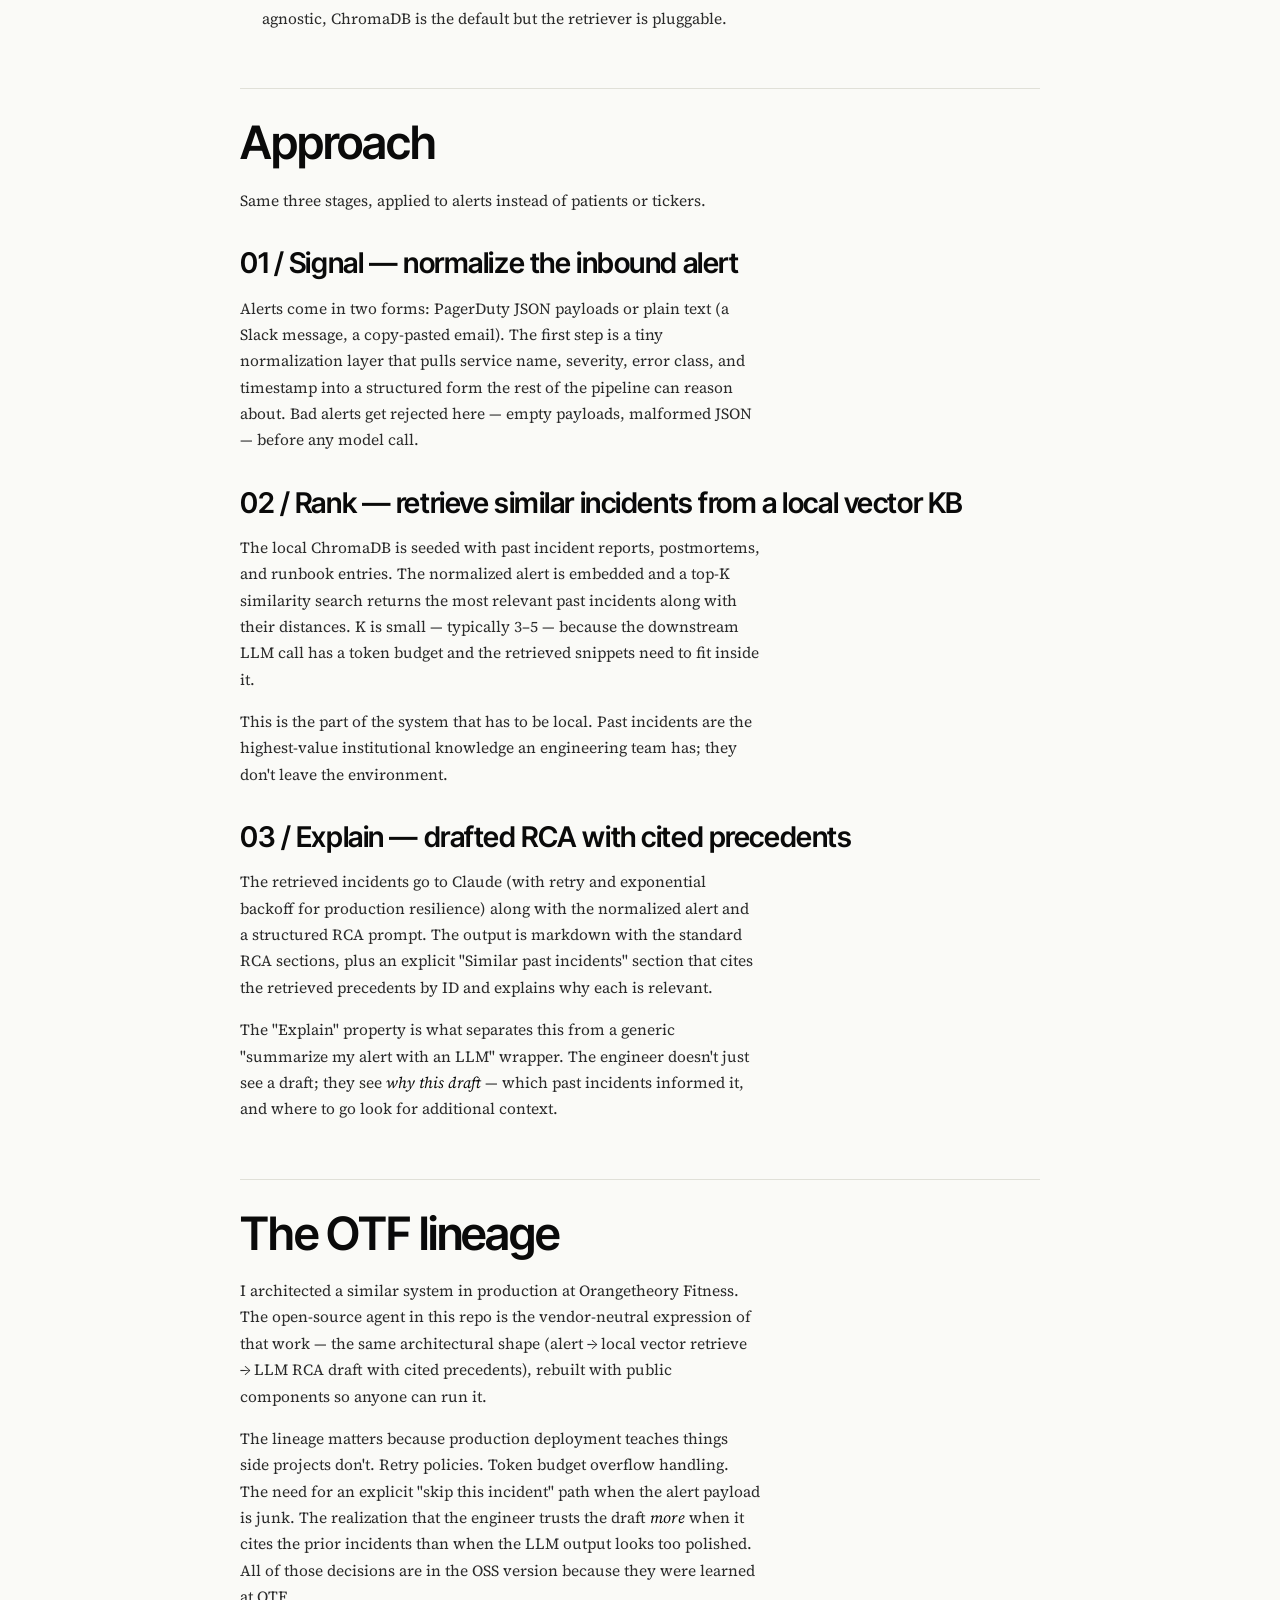
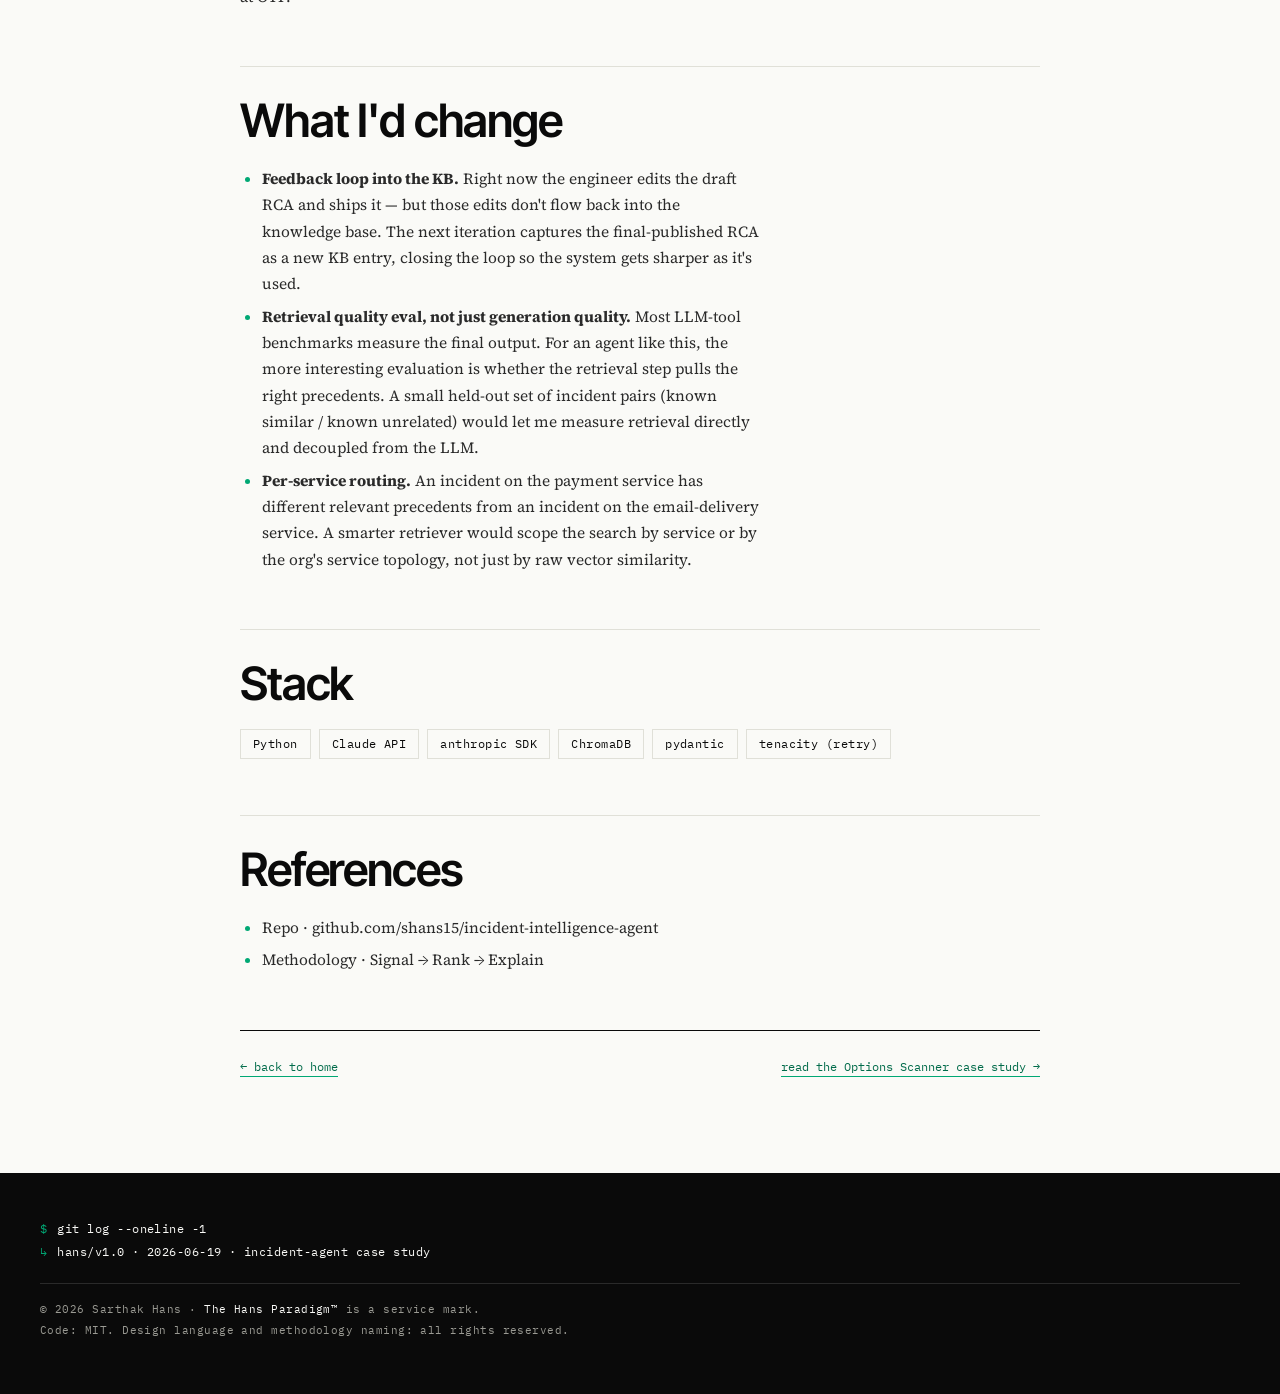
<file: work/incident-agent/index.html>
<!--
  ============================================================================
  Case study · Incident Intelligence Agent
  © 2026 Sarthak Hans. The Hans Paradigm™.
  ============================================================================
-->
<!DOCTYPE html>
<html lang="en">
<head>
  <meta charset="utf-8">
  <meta name="viewport" content="width=device-width, initial-scale=1, viewport-fit=cover">
  <meta name="theme-color" content="#0a0a0a">
  <title>Incident Intelligence Agent — case study · Sarthak Hans</title>
  <meta name="description" content="Open-source incident-triage agent. Alert → drafted RCA in under 10 seconds, via Claude + ChromaDB local vector knowledge base. Informed by the production work I do at Orangetheory Fitness.">
  <link rel="preconnect" href="https://fonts.googleapis.com">
  <link rel="preconnect" href="https://fonts.gstatic.com" crossorigin>
  <link href="https://fonts.googleapis.com/css2?family=Inter+Tight:wght@400;500;600;700&family=IBM+Plex+Mono:wght@400;500;600&family=Source+Serif+4:ital,wght@0,400;0,500;1,400&display=swap" rel="stylesheet">
  <link rel="stylesheet" href="/styles.css">
</head>
<body>

<div class="status-bar" role="status">
  <div class="status-inner">
    <div class="status-left">
      <span class="status-dot" aria-hidden="true"></span>
      <span class="status-token">PAGE</span><span class="status-value">/work/incident-agent</span>
      <span class="status-sep">|</span>
      <span class="status-token">CASE_STUDY</span><span class="status-value">03 of 06</span>
    </div>
    <div class="status-right">
      <span class="status-token">UTC</span><span class="status-value" id="clock">--:--:--</span>
    </div>
  </div>
</div>

<nav class="nav">
  <div class="nav-inner">
    <a class="brand" href="/"><span class="brand-name">Sarthak Hans</span><span class="brand-glyph">→</span></a>
    <div class="nav-links nav-links-desktop">
      <a href="/#work">work</a><a href="/#research">research</a><a href="/#method">method</a><a href="/about/">about</a><a href="/#contact">contact</a>
    </div>
    <button class="nav-toggle" id="nav-toggle" aria-label="Open navigation menu" aria-controls="nav-drawer" aria-expanded="false" onclick="HansParadigm.toggleDrawer()">
      <span class="nav-toggle-bar"></span><span class="nav-toggle-bar"></span><span class="nav-toggle-label">menu</span>
    </button>
  </div>
</nav>

<div class="nav-backdrop" id="nav-backdrop" onclick="HansParadigm.closeDrawer()" aria-hidden="true"></div>
<aside class="nav-drawer" id="nav-drawer" aria-hidden="true">
  <div class="nav-drawer-head">
    <div class="nav-drawer-label">// menu</div>
    <button class="nav-drawer-close" onclick="HansParadigm.closeDrawer()">close ✕</button>
  </div>
  <ul class="nav-drawer-list">
    <li><a href="/#work"     onclick="HansParadigm.closeDrawer()"><span class="ndl-num">01</span><span>work</span></a></li>
    <li><a href="/#research" onclick="HansParadigm.closeDrawer()"><span class="ndl-num">02</span><span>research</span></a></li>
    <li><a href="/#method"   onclick="HansParadigm.closeDrawer()"><span class="ndl-num">03</span><span>method</span></a></li>
    <li><a href="/about/"    onclick="HansParadigm.closeDrawer()"><span class="ndl-num">04</span><span>about</span></a></li>
    <li><a href="/#contact"  onclick="HansParadigm.closeDrawer()"><span class="ndl-num">05</span><span>contact</span></a></li>
  </ul>
  <div class="nav-drawer-foot">
    <div>operator <em>shans15</em></div>
    <div>paradigm <em>hans.v1.0</em></div>
  </div>
</aside>

<main class="article">
  <div class="breadcrumb">
    <a href="/">home</a><span class="crumb-sep">/</span><a href="/#work">work</a><span class="crumb-sep">/</span><span>incident-agent</span>
  </div>

  <header class="article-head">
    <div class="article-eyebrow">case study · ai · agents · sre</div>
    <h1 class="article-h1">Incident Intelligence Agent — alert to drafted RCA in under ten seconds.</h1>
    <p class="article-sub">Open-source incident-triage agent informed by the production work I do at Orangetheory Fitness. Takes a raw alert, retrieves the most similar past incidents from a local vector knowledge base, and drafts a root-cause analysis in markdown a human can paste straight into Jira or Slack.</p>
    <div class="article-meta">
      <span class="am-item"><span class="am-k">latency</span><span>&lt; 10 seconds end-to-end</span></span>
      <span class="am-item"><span class="am-k">lineage</span><span>built at Orangetheory Fitness</span></span>
      <span class="am-item"><span class="am-k">stack</span><span>Claude API · ChromaDB · Python</span></span>
      <span class="am-item"><span class="am-k">repo</span><span><a href="https://github.com/shans15/incident-intelligence-agent">github.com/shans15/incident-intelligence-agent</a></span></span>
    </div>
  </header>

  <section class="article-section">
    <h2>Problem</h2>
    <p>The first ten minutes of an incident response are spent on two things that have very little to do with actually fixing the problem: writing the RCA structure from scratch ("Summary / Impact / Timeline / Probable Cause / Mitigation / Action Items") and hunting through Slack, Confluence, and old Jira tickets for "didn't we hit something like this last quarter?"</p>
    <p>Both are <em>retrieval problems disguised as writing problems</em>. The RCA structure is templated. The "have we seen this before" search is bounded — it's not the open web, it's your own incident history. On-call engineers waste 30–60 minutes per incident on work that a small, well-scoped system can do in seconds, freeing the human to focus on the actual remediation.</p>
  </section>

  <section class="article-section">
    <h2>Constraints</h2>
    <ul>
      <li><b>Latency budget under ten seconds.</b> Anything longer and the engineer has already started writing the RCA themselves; the agent's output gets ignored.</li>
      <li><b>Local-first retrieval.</b> The vector knowledge base is local to the deployer's environment. Past incident text is sensitive — the agent can't be a "send your incidents to a cloud vector DB" product.</li>
      <li><b>Output must be paste-ready.</b> No "click here to view the full report" indirection. The output is markdown the engineer drops into Jira and finishes editing in seconds.</li>
      <li><b>Vendor neutral.</b> The OTF version of this work runs against an enterprise on-call stack. The open-source version explicitly avoids vendor lock-in — Claude is the default but the interface is model-agnostic, ChromaDB is the default but the retriever is pluggable.</li>
    </ul>
  </section>

  <section class="article-section">
    <h2>Approach</h2>
    <p>Same three stages, applied to alerts instead of patients or tickers.</p>

    <h3>01 / Signal — normalize the inbound alert</h3>
    <p>Alerts come in two forms: PagerDuty JSON payloads or plain text (a Slack message, a copy-pasted email). The first step is a tiny normalization layer that pulls service name, severity, error class, and timestamp into a structured form the rest of the pipeline can reason about. Bad alerts get rejected here — empty payloads, malformed JSON — before any model call.</p>

    <h3>02 / Rank — retrieve similar incidents from a local vector KB</h3>
    <p>The local ChromaDB is seeded with past incident reports, postmortems, and runbook entries. The normalized alert is embedded and a top-K similarity search returns the most relevant past incidents along with their distances. K is small — typically 3–5 — because the downstream LLM call has a token budget and the retrieved snippets need to fit inside it.</p>
    <p>This is the part of the system that has to be local. Past incidents are the highest-value institutional knowledge an engineering team has; they don't leave the environment.</p>

    <h3>03 / Explain — drafted RCA with cited precedents</h3>
    <p>The retrieved incidents go to Claude (with retry and exponential backoff for production resilience) along with the normalized alert and a structured RCA prompt. The output is markdown with the standard RCA sections, plus an explicit "Similar past incidents" section that cites the retrieved precedents by ID and explains why each is relevant.</p>
    <p>The "Explain" property is what separates this from a generic "summarize my alert with an LLM" wrapper. The engineer doesn't just see a draft; they see <em>why this draft</em> — which past incidents informed it, and where to go look for additional context.</p>
  </section>

  <section class="article-section">
    <h2>The OTF lineage</h2>
    <p>I architected a similar system in production at Orangetheory Fitness. The open-source agent in this repo is the vendor-neutral expression of that work — the same architectural shape (alert → local vector retrieve → LLM RCA draft with cited precedents), rebuilt with public components so anyone can run it.</p>
    <p>The lineage matters because production deployment teaches things side projects don't. Retry policies. Token budget overflow handling. The need for an explicit "skip this incident" path when the alert payload is junk. The realization that the engineer trusts the draft <em>more</em> when it cites the prior incidents than when the LLM output looks too polished. All of those decisions are in the OSS version because they were learned at OTF.</p>
  </section>

  <section class="article-section">
    <h2>What I'd change</h2>
    <ul>
      <li><b>Feedback loop into the KB.</b> Right now the engineer edits the draft RCA and ships it — but those edits don't flow back into the knowledge base. The next iteration captures the final-published RCA as a new KB entry, closing the loop so the system gets sharper as it's used.</li>
      <li><b>Retrieval quality eval, not just generation quality.</b> Most LLM-tool benchmarks measure the final output. For an agent like this, the more interesting evaluation is whether the retrieval step pulls the right precedents. A small held-out set of incident pairs (known similar / known unrelated) would let me measure retrieval directly and decoupled from the LLM.</li>
      <li><b>Per-service routing.</b> An incident on the payment service has different relevant precedents from an incident on the email-delivery service. A smarter retriever would scope the search by service or by the org's service topology, not just by raw vector similarity.</li>
    </ul>
  </section>

  <section class="article-section">
    <h2>Stack</h2>
    <div class="stack-list">
      <span>Python</span><span>Claude API</span><span>anthropic SDK</span><span>ChromaDB</span><span>pydantic</span><span>tenacity (retry)</span>
    </div>
  </section>

  <section class="article-section">
    <h2>References</h2>
    <ul>
      <li>Repo · <a href="https://github.com/shans15/incident-intelligence-agent">github.com/shans15/incident-intelligence-agent</a></li>
      <li>Methodology · <a href="/#method">Signal → Rank → Explain</a></li>
    </ul>
  </section>

  <div class="article-foot">
    <a href="/">← back to home</a>
    <a href="/work/options-scanner/">read the Options Scanner case study →</a>
  </div>
</main>

<footer class="footer">
  <div class="footer-inner">
    <div class="footer-block"><span class="footer-token">$</span><span class="footer-val">git log --oneline -1</span></div>
    <div class="footer-block"><span class="footer-token">↳</span><span class="footer-val">hans/v1.0 · 2026-06-19 · incident-agent case study</span></div>
    <div class="footer-rule"></div>
    <div class="footer-meta">
      <div>© 2026 Sarthak Hans · <em>The Hans Paradigm™</em> is a service mark.</div>
      <div>Code: MIT. Design language and methodology naming: all rights reserved.</div>
    </div>
  </div>
</footer>

<script src="/app.js"></script>
</body>
</html>
</file>
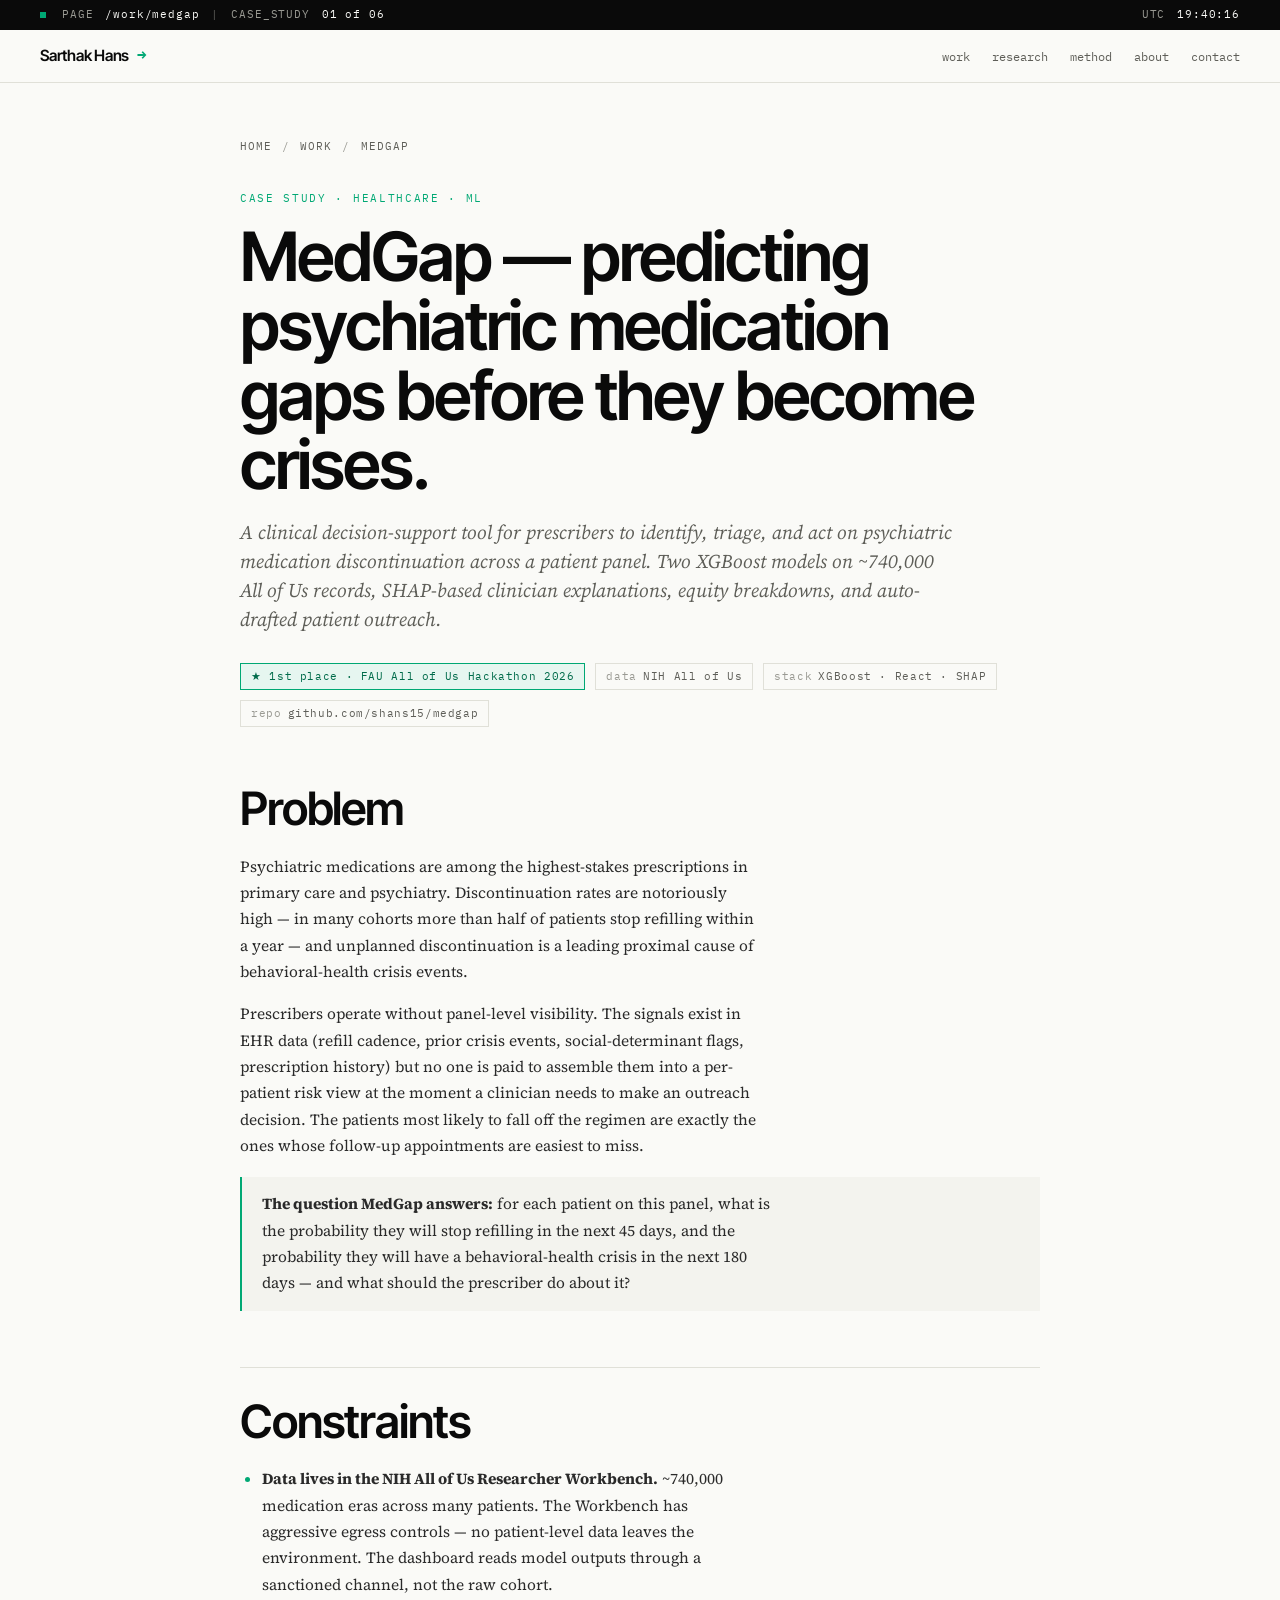
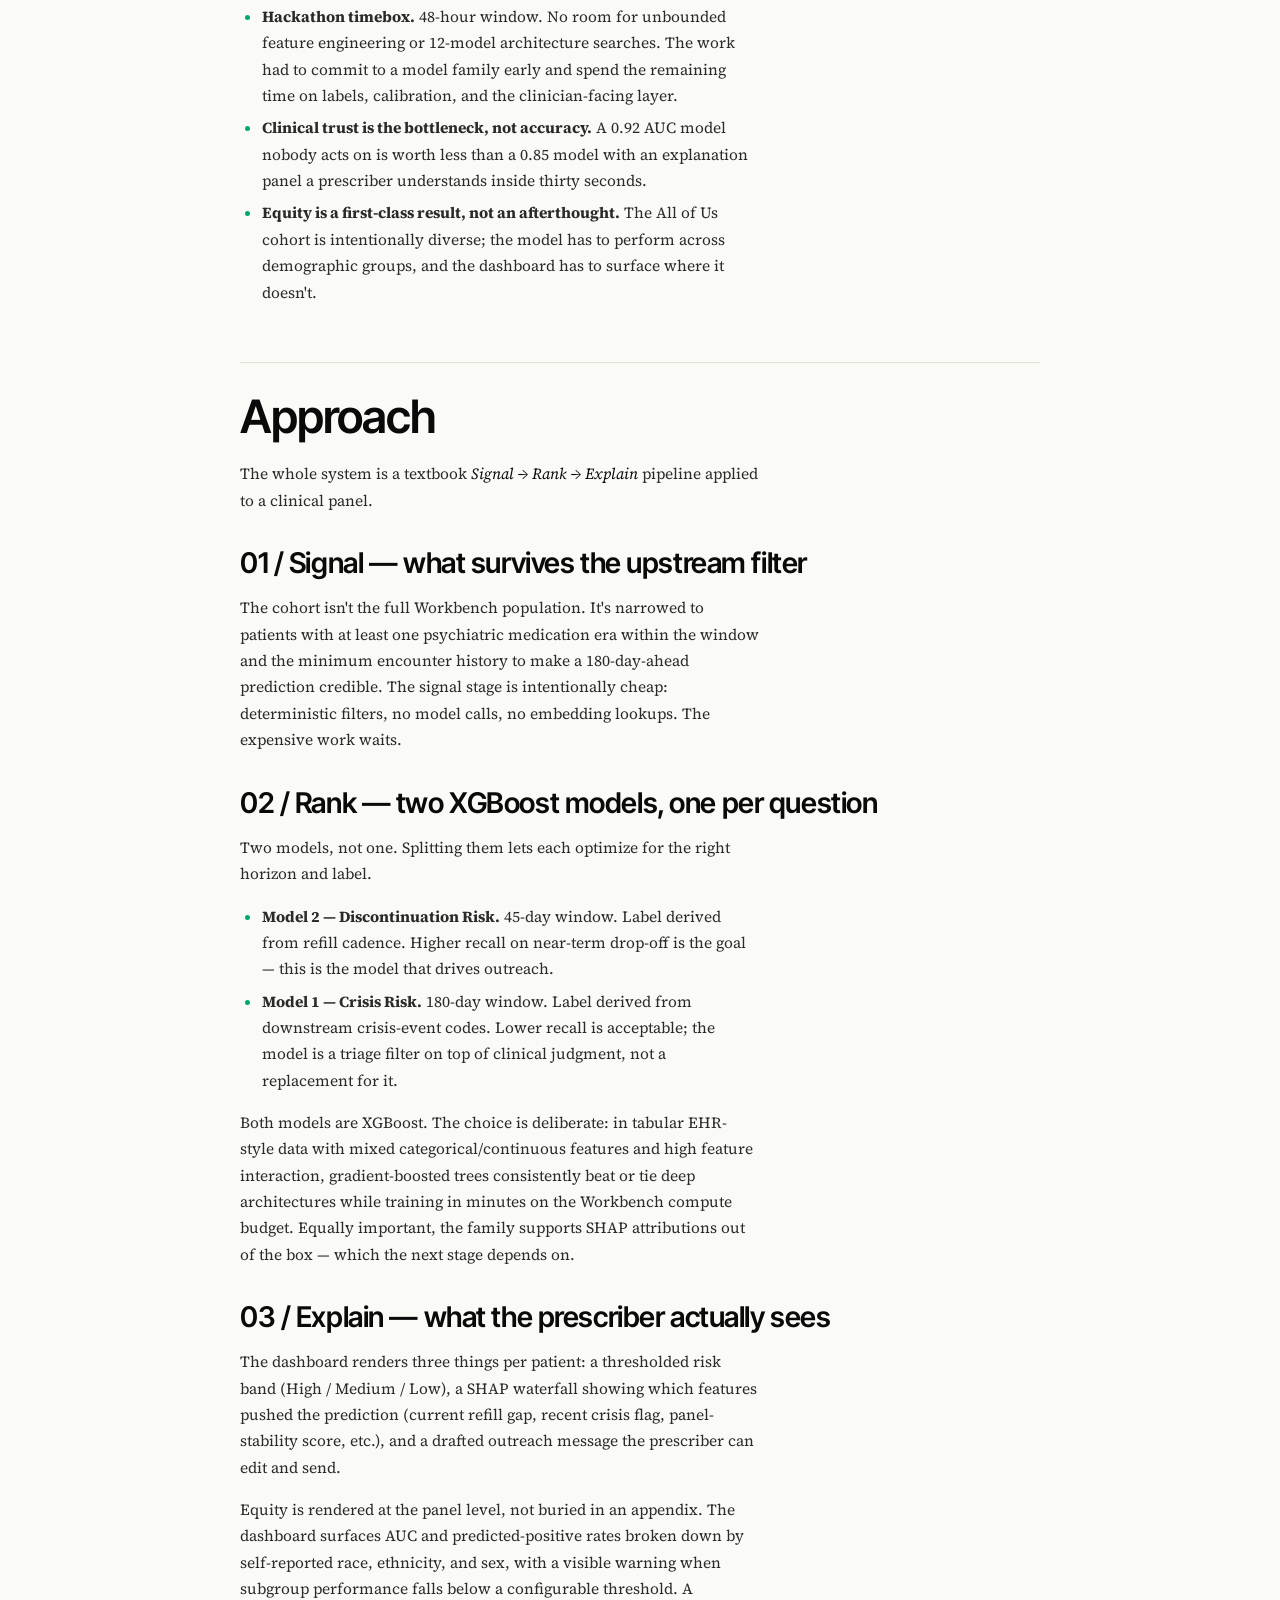
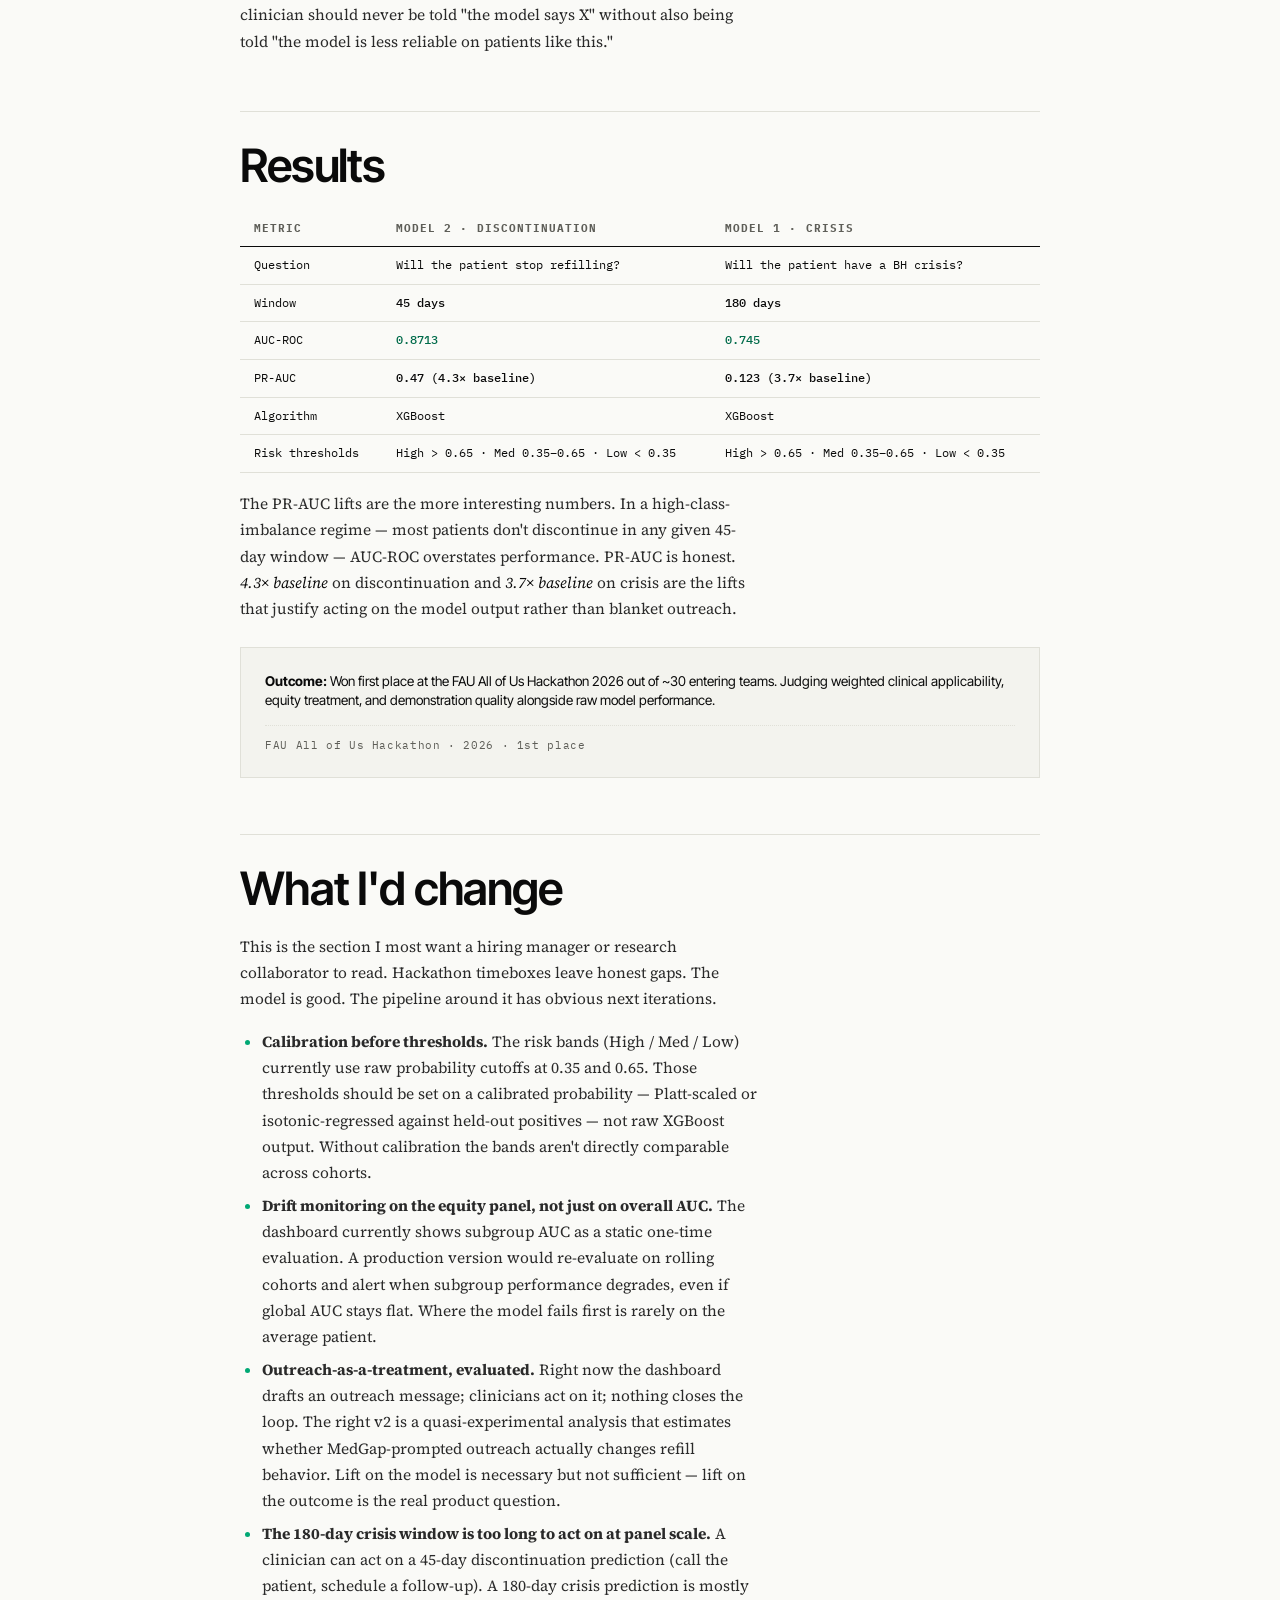
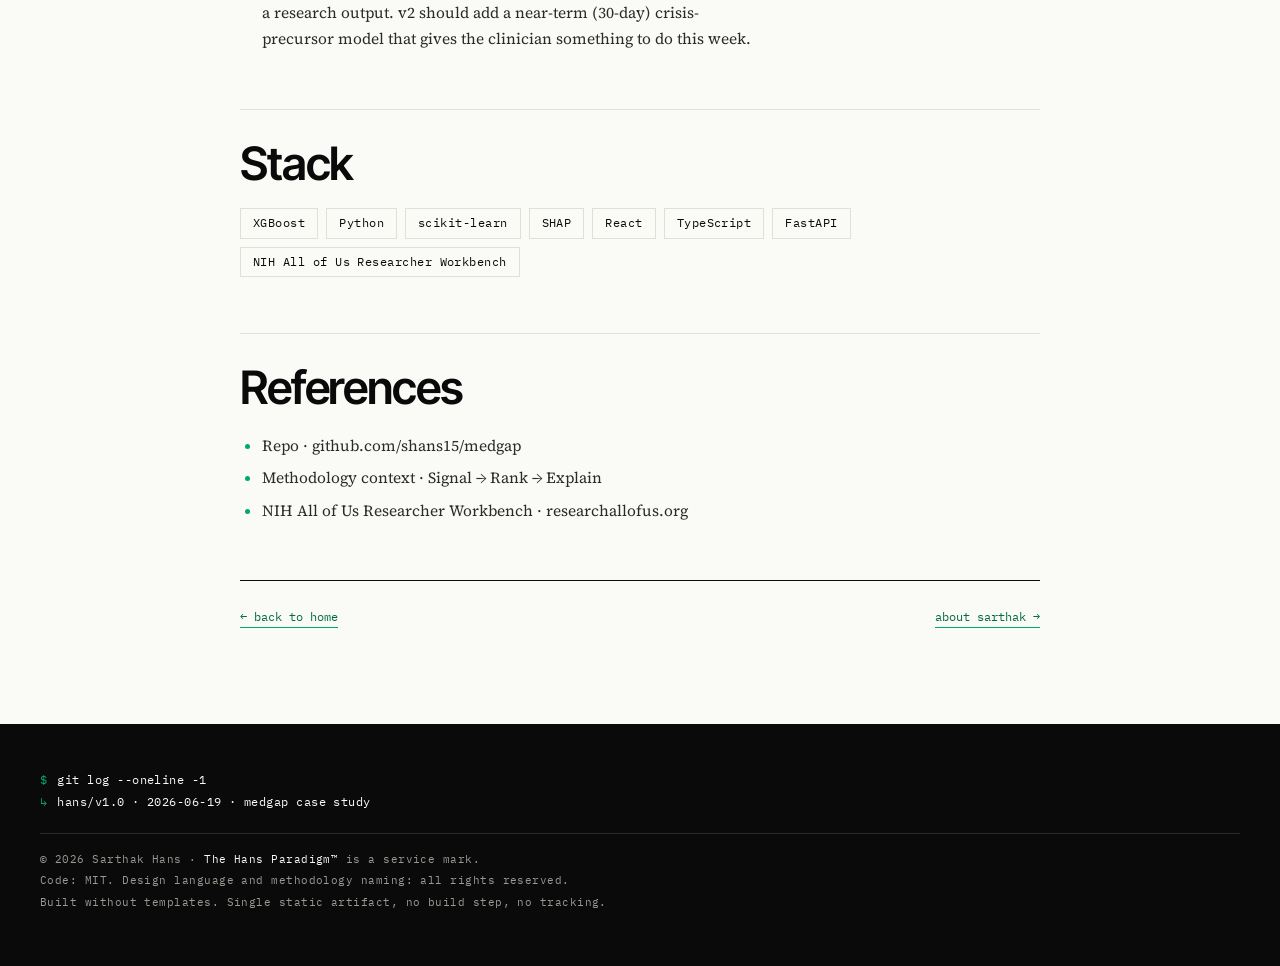
<file: work/medgap/index.html>
<!--
  ============================================================================
  Case study · MedGap — Psychiatric Medication Gap Monitor
  © 2026 Sarthak Hans. The Hans Paradigm™.
  ============================================================================
-->
<!DOCTYPE html>
<html lang="en">
<head>
  <meta charset="utf-8">
  <meta name="viewport" content="width=device-width, initial-scale=1, viewport-fit=cover">
  <meta name="theme-color" content="#0a0a0a">
  <title>MedGap — case study · Sarthak Hans</title>
  <meta name="description" content="Two XGBoost models on 740K All of Us records predict psychiatric medication discontinuation (AUC 0.87) and crisis risk (AUC 0.75). SHAP explanations, equity breakdowns, clinician-facing React dashboard. 1st place FAU All of Us Hackathon 2026.">
  <link rel="preconnect" href="https://fonts.googleapis.com">
  <link rel="preconnect" href="https://fonts.gstatic.com" crossorigin>
  <link href="https://fonts.googleapis.com/css2?family=Inter+Tight:wght@400;500;600;700&family=IBM+Plex+Mono:wght@400;500;600&family=Source+Serif+4:ital,opsz,wght@0,8..60,400;0,8..60,500;1,8..60,400&display=swap" rel="stylesheet">
  <link rel="stylesheet" href="/styles.css">
</head>
<body>

<div class="status-bar" role="status" aria-label="System status">
  <div class="status-inner">
    <div class="status-left">
      <span class="status-dot" aria-hidden="true"></span>
      <span class="status-token">PAGE</span>
      <span class="status-value">/work/medgap</span>
      <span class="status-sep">|</span>
      <span class="status-token">CASE_STUDY</span>
      <span class="status-value">01 of 06</span>
    </div>
    <div class="status-right">
      <span class="status-token">UTC</span>
      <span class="status-value" id="clock">--:--:--</span>
    </div>
  </div>
</div>

<nav class="nav" aria-label="Primary">
  <div class="nav-inner">
    <a class="brand" href="/">
      <span class="brand-name">Sarthak Hans</span>
      <span class="brand-glyph">→</span>
    </a>
    <div class="nav-links nav-links-desktop">
      <a href="/#work">work</a>
      <a href="/#research">research</a>
      <a href="/#method">method</a>
      <a href="/about/">about</a>
      <a href="/#contact">contact</a>
    </div>
    <button class="nav-toggle" id="nav-toggle" aria-label="Open navigation menu" aria-controls="nav-drawer" aria-expanded="false" onclick="HansParadigm.toggleDrawer()">
      <span class="nav-toggle-bar"></span>
      <span class="nav-toggle-bar"></span>
      <span class="nav-toggle-label">menu</span>
    </button>
  </div>
</nav>

<div class="nav-backdrop" id="nav-backdrop" onclick="HansParadigm.closeDrawer()" aria-hidden="true"></div>
<aside class="nav-drawer" id="nav-drawer" aria-label="Mobile navigation" aria-hidden="true">
  <div class="nav-drawer-head">
    <div class="nav-drawer-label">// menu</div>
    <button class="nav-drawer-close" aria-label="Close menu" onclick="HansParadigm.closeDrawer()">close ✕</button>
  </div>
  <ul class="nav-drawer-list">
    <li><a href="/#work"     onclick="HansParadigm.closeDrawer()"><span class="ndl-num">01</span><span>work</span></a></li>
    <li><a href="/#research" onclick="HansParadigm.closeDrawer()"><span class="ndl-num">02</span><span>research</span></a></li>
    <li><a href="/#method"   onclick="HansParadigm.closeDrawer()"><span class="ndl-num">03</span><span>method</span></a></li>
    <li><a href="/about/"    onclick="HansParadigm.closeDrawer()"><span class="ndl-num">04</span><span>about</span></a></li>
    <li><a href="/#contact"  onclick="HansParadigm.closeDrawer()"><span class="ndl-num">05</span><span>contact</span></a></li>
  </ul>
  <div class="nav-drawer-foot">
    <div>operator <em>shans15</em></div>
    <div>paradigm <em>hans.v1.0</em></div>
  </div>
</aside>

<main class="article">
  <div class="breadcrumb">
    <a href="/">home</a>
    <span class="crumb-sep">/</span>
    <a href="/#work">work</a>
    <span class="crumb-sep">/</span>
    <span>medgap</span>
  </div>

  <header class="article-head">
    <div class="article-eyebrow">case study · healthcare · ml</div>
    <h1 class="article-h1">MedGap — predicting psychiatric medication gaps before they become crises.</h1>
    <p class="article-sub">A clinical decision-support tool for prescribers to identify, triage, and act on psychiatric medication discontinuation across a patient panel. Two XGBoost models on ~740,000 All of Us records, SHAP-based clinician explanations, equity breakdowns, and auto-drafted patient outreach.</p>
    <div class="article-meta">
      <span class="am-item award">★ 1st place · FAU All of Us Hackathon 2026</span>
      <span class="am-item"><span class="am-k">data</span><span>NIH All of Us</span></span>
      <span class="am-item"><span class="am-k">stack</span><span>XGBoost · React · SHAP</span></span>
      <span class="am-item"><span class="am-k">repo</span><span><a href="https://github.com/shans15/medgap">github.com/shans15/medgap</a></span></span>
    </div>
  </header>

  <section class="article-section">
    <h2>Problem</h2>
    <p>Psychiatric medications are among the highest-stakes prescriptions in primary care and psychiatry. Discontinuation rates are notoriously high — in many cohorts more than half of patients stop refilling within a year — and unplanned discontinuation is a leading proximal cause of behavioral-health crisis events.</p>
    <p>Prescribers operate without panel-level visibility. The signals exist in EHR data (refill cadence, prior crisis events, social-determinant flags, prescription history) but no one is paid to assemble them into a per-patient risk view at the moment a clinician needs to make an outreach decision. The patients most likely to fall off the regimen are exactly the ones whose follow-up appointments are easiest to miss.</p>
    <div class="callout">
      <p><b>The question MedGap answers:</b> for each patient on this panel, what is the probability they will stop refilling in the next 45 days, and the probability they will have a behavioral-health crisis in the next 180 days — and what should the prescriber do about it?</p>
    </div>
  </section>

  <section class="article-section">
    <h2>Constraints</h2>
    <ul>
      <li><b>Data lives in the NIH All of Us Researcher Workbench.</b> ~740,000 medication eras across many patients. The Workbench has aggressive egress controls — no patient-level data leaves the environment. The dashboard reads model outputs through a sanctioned channel, not the raw cohort.</li>
      <li><b>Hackathon timebox.</b> 48-hour window. No room for unbounded feature engineering or 12-model architecture searches. The work had to commit to a model family early and spend the remaining time on labels, calibration, and the clinician-facing layer.</li>
      <li><b>Clinical trust is the bottleneck, not accuracy.</b> A 0.92 AUC model nobody acts on is worth less than a 0.85 model with an explanation panel a prescriber understands inside thirty seconds.</li>
      <li><b>Equity is a first-class result, not an afterthought.</b> The All of Us cohort is intentionally diverse; the model has to perform across demographic groups, and the dashboard has to surface where it doesn't.</li>
    </ul>
  </section>

  <section class="article-section">
    <h2>Approach</h2>
    <p>The whole system is a textbook <em>Signal → Rank → Explain</em> pipeline applied to a clinical panel.</p>

    <h3>01 / Signal — what survives the upstream filter</h3>
    <p>The cohort isn't the full Workbench population. It's narrowed to patients with at least one psychiatric medication era within the window and the minimum encounter history to make a 180-day-ahead prediction credible. The signal stage is intentionally cheap: deterministic filters, no model calls, no embedding lookups. The expensive work waits.</p>

    <h3>02 / Rank — two XGBoost models, one per question</h3>
    <p>Two models, not one. Splitting them lets each optimize for the right horizon and label.</p>
    <ul>
      <li><b>Model 2 — Discontinuation Risk.</b> 45-day window. Label derived from refill cadence. Higher recall on near-term drop-off is the goal — this is the model that drives outreach.</li>
      <li><b>Model 1 — Crisis Risk.</b> 180-day window. Label derived from downstream crisis-event codes. Lower recall is acceptable; the model is a triage filter on top of clinical judgment, not a replacement for it.</li>
    </ul>
    <p>Both models are XGBoost. The choice is deliberate: in tabular EHR-style data with mixed categorical/continuous features and high feature interaction, gradient-boosted trees consistently beat or tie deep architectures while training in minutes on the Workbench compute budget. Equally important, the family supports SHAP attributions out of the box — which the next stage depends on.</p>

    <h3>03 / Explain — what the prescriber actually sees</h3>
    <p>The dashboard renders three things per patient: a thresholded risk band (High / Medium / Low), a SHAP waterfall showing which features pushed the prediction (current refill gap, recent crisis flag, panel-stability score, etc.), and a drafted outreach message the prescriber can edit and send.</p>
    <p>Equity is rendered at the panel level, not buried in an appendix. The dashboard surfaces AUC and predicted-positive rates broken down by self-reported race, ethnicity, and sex, with a visible warning when subgroup performance falls below a configurable threshold. A clinician should never be told "the model says X" without also being told "the model is less reliable on patients like this."</p>
  </section>

  <section class="article-section">
    <h2>Results</h2>
    <table class="results-table">
      <thead>
        <tr><th>Metric</th><th>Model 2 · discontinuation</th><th>Model 1 · crisis</th></tr>
      </thead>
      <tbody>
        <tr><td>Question</td><td>Will the patient stop refilling?</td><td>Will the patient have a BH crisis?</td></tr>
        <tr><td>Window</td><td class="num">45 days</td><td class="num">180 days</td></tr>
        <tr><td>AUC-ROC</td><td class="num signal">0.8713</td><td class="num signal">0.745</td></tr>
        <tr><td>PR-AUC</td><td class="num">0.47 (4.3× baseline)</td><td class="num">0.123 (3.7× baseline)</td></tr>
        <tr><td>Algorithm</td><td>XGBoost</td><td>XGBoost</td></tr>
        <tr><td>Risk thresholds</td><td>High &gt; 0.65 · Med 0.35–0.65 · Low &lt; 0.35</td><td>High &gt; 0.65 · Med 0.35–0.65 · Low &lt; 0.35</td></tr>
      </tbody>
    </table>
    <p>The PR-AUC lifts are the more interesting numbers. In a high-class-imbalance regime — most patients don't discontinue in any given 45-day window — AUC-ROC overstates performance. PR-AUC is honest. <em>4.3× baseline</em> on discontinuation and <em>3.7× baseline</em> on crisis are the lifts that justify acting on the model output rather than blanket outreach.</p>

    <div class="figure">
      <div><b>Outcome:</b> Won first place at the FAU All of Us Hackathon 2026 out of ~30 entering teams. Judging weighted clinical applicability, equity treatment, and demonstration quality alongside raw model performance.</div>
      <div class="figure-cap">FAU All of Us Hackathon · 2026 · 1st place</div>
    </div>
  </section>

  <section class="article-section">
    <h2>What I'd change</h2>
    <p>This is the section I most want a hiring manager or research collaborator to read. Hackathon timeboxes leave honest gaps. The model is good. The pipeline around it has obvious next iterations.</p>
    <ul>
      <li><b>Calibration before thresholds.</b> The risk bands (High / Med / Low) currently use raw probability cutoffs at 0.35 and 0.65. Those thresholds should be set on a calibrated probability — Platt-scaled or isotonic-regressed against held-out positives — not raw XGBoost output. Without calibration the bands aren't directly comparable across cohorts.</li>
      <li><b>Drift monitoring on the equity panel, not just on overall AUC.</b> The dashboard currently shows subgroup AUC as a static one-time evaluation. A production version would re-evaluate on rolling cohorts and alert when subgroup performance degrades, even if global AUC stays flat. Where the model fails first is rarely on the average patient.</li>
      <li><b>Outreach-as-a-treatment, evaluated.</b> Right now the dashboard drafts an outreach message; clinicians act on it; nothing closes the loop. The right v2 is a quasi-experimental analysis that estimates whether MedGap-prompted outreach actually changes refill behavior. Lift on the model is necessary but not sufficient — lift on the outcome is the real product question.</li>
      <li><b>The 180-day crisis window is too long to act on at panel scale.</b> A clinician can act on a 45-day discontinuation prediction (call the patient, schedule a follow-up). A 180-day crisis prediction is mostly a research output. v2 should add a near-term (30-day) crisis-precursor model that gives the clinician something to do this week.</li>
    </ul>
  </section>

  <section class="article-section">
    <h2>Stack</h2>
    <div class="stack-list">
      <span>XGBoost</span><span>Python</span><span>scikit-learn</span><span>SHAP</span>
      <span>React</span><span>TypeScript</span><span>FastAPI</span>
      <span>NIH All of Us Researcher Workbench</span>
    </div>
  </section>

  <section class="article-section">
    <h2>References</h2>
    <ul>
      <li>Repo · <a href="https://github.com/shans15/medgap">github.com/shans15/medgap</a></li>
      <li>Methodology context · <a href="/#method">Signal → Rank → Explain</a></li>
      <li>NIH All of Us Researcher Workbench · <a href="https://www.researchallofus.org/">researchallofus.org</a></li>
    </ul>
  </section>

  <div class="article-foot">
    <a href="/">← back to home</a>
    <a href="/about/">about sarthak →</a>
  </div>
</main>

<footer class="footer">
  <div class="footer-inner">
    <div class="footer-block"><span class="footer-token">$</span><span class="footer-val">git log --oneline -1</span></div>
    <div class="footer-block"><span class="footer-token">↳</span><span class="footer-val">hans/v1.0 · 2026-06-19 · medgap case study</span></div>
    <div class="footer-rule"></div>
    <div class="footer-meta">
      <div>© 2026 Sarthak Hans · <em>The Hans Paradigm™</em> is a service mark.</div>
      <div>Code: MIT. Design language and methodology naming: all rights reserved.</div>
      <div>Built without templates. Single static artifact, no build step, no tracking.</div>
    </div>
  </div>
</footer>

<script src="/app.js"></script>
</body>
</html>
</file>
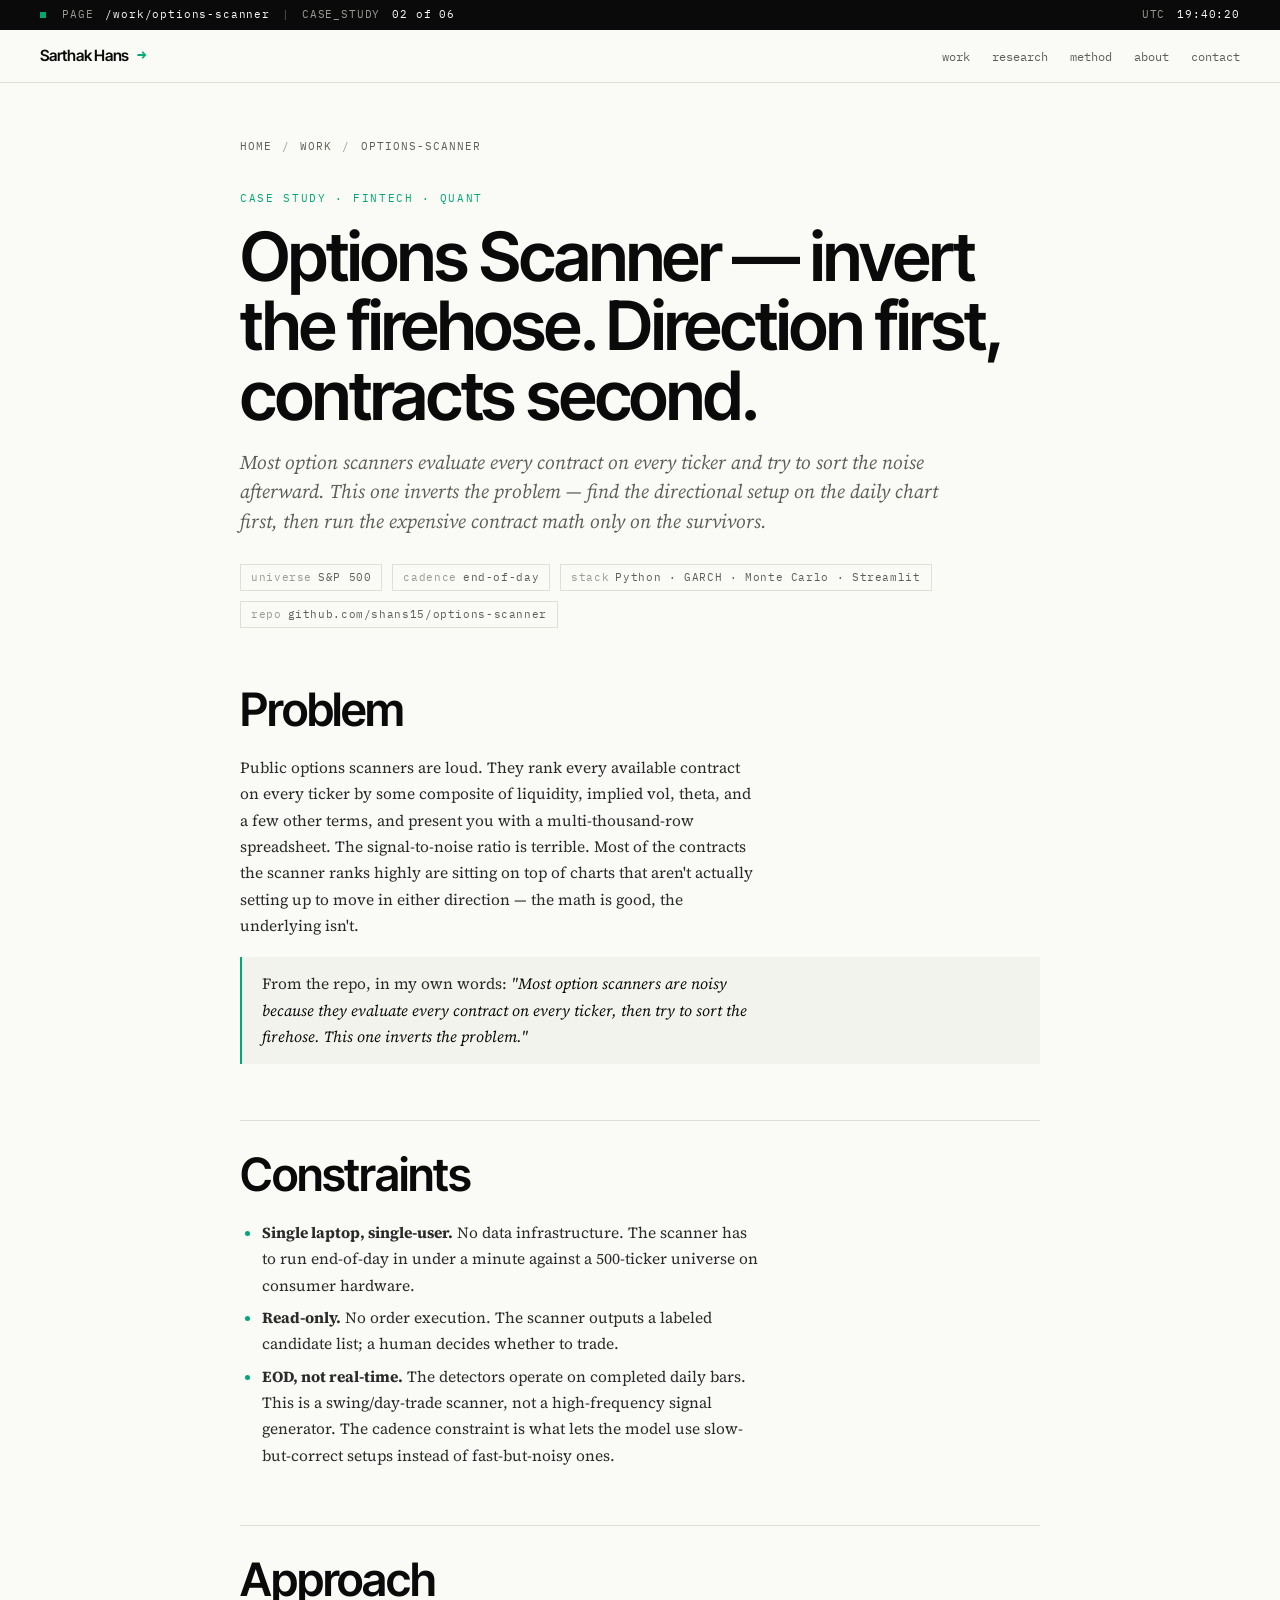
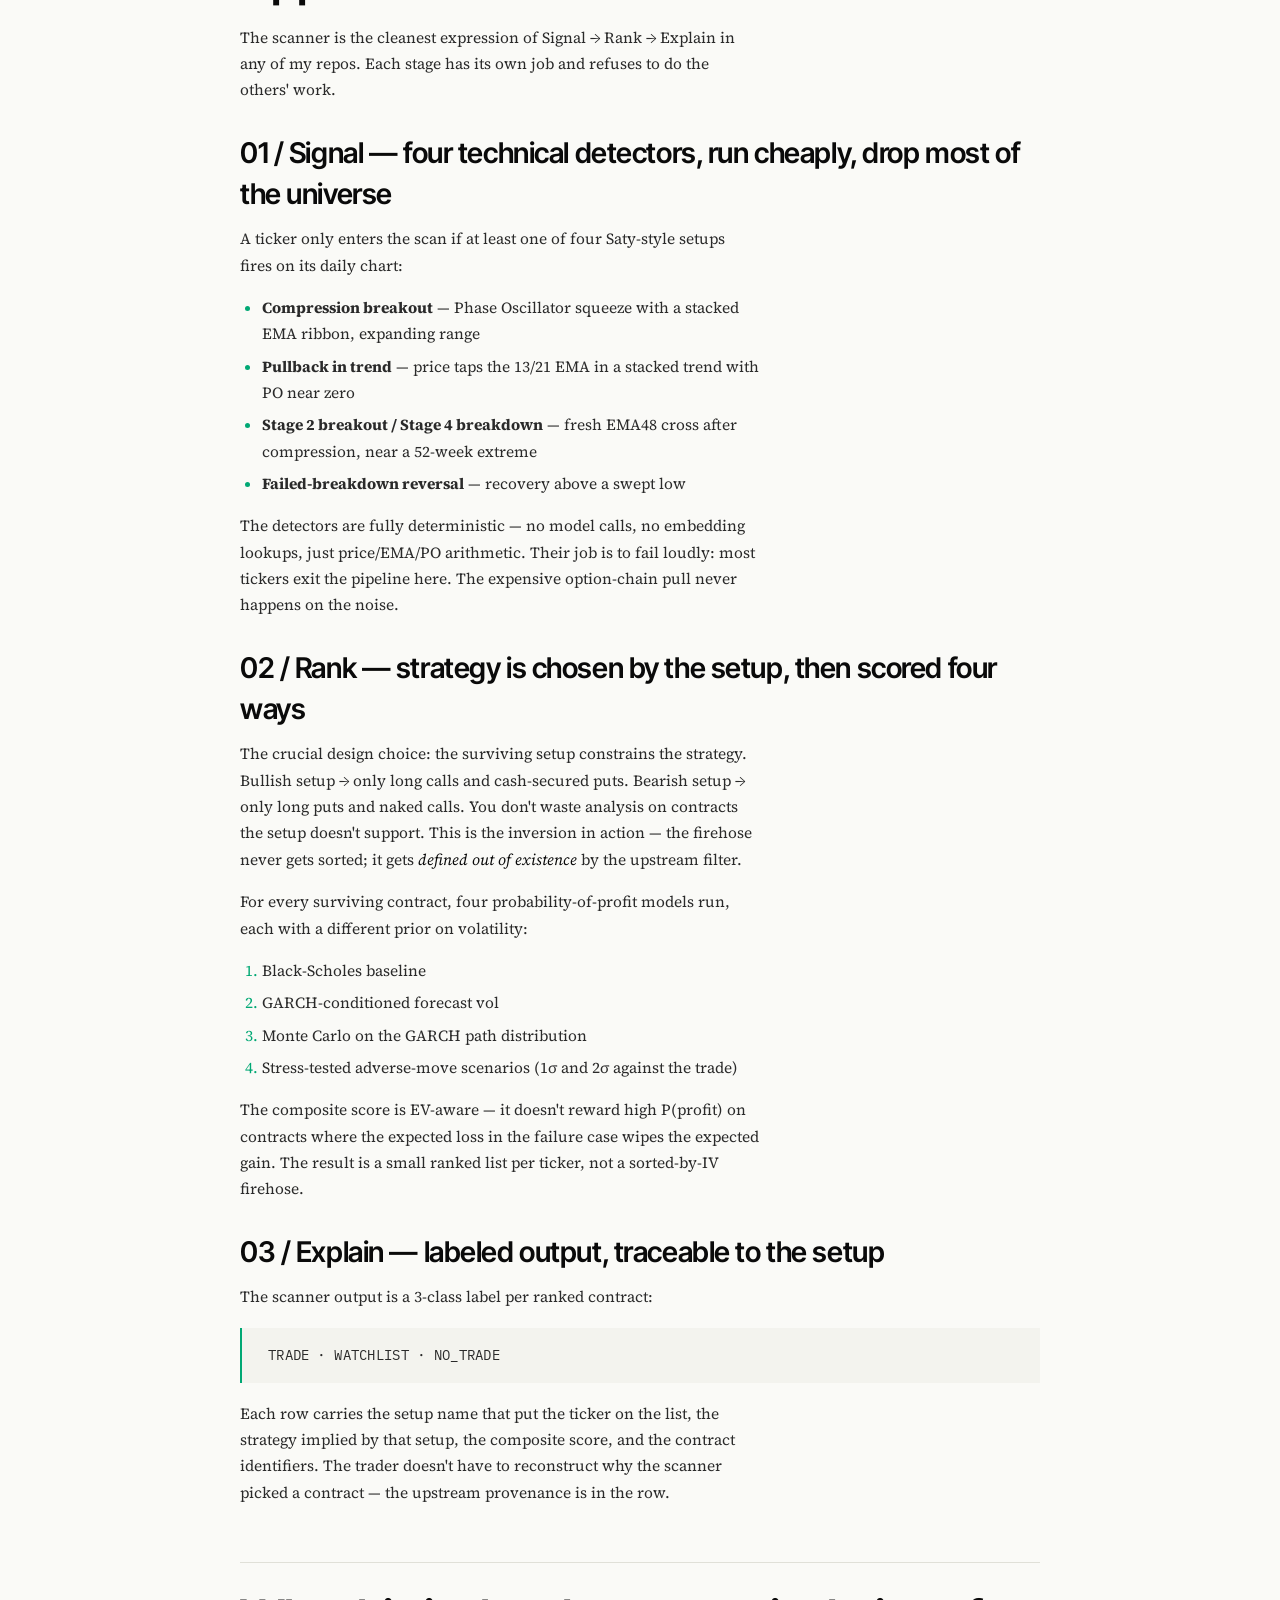
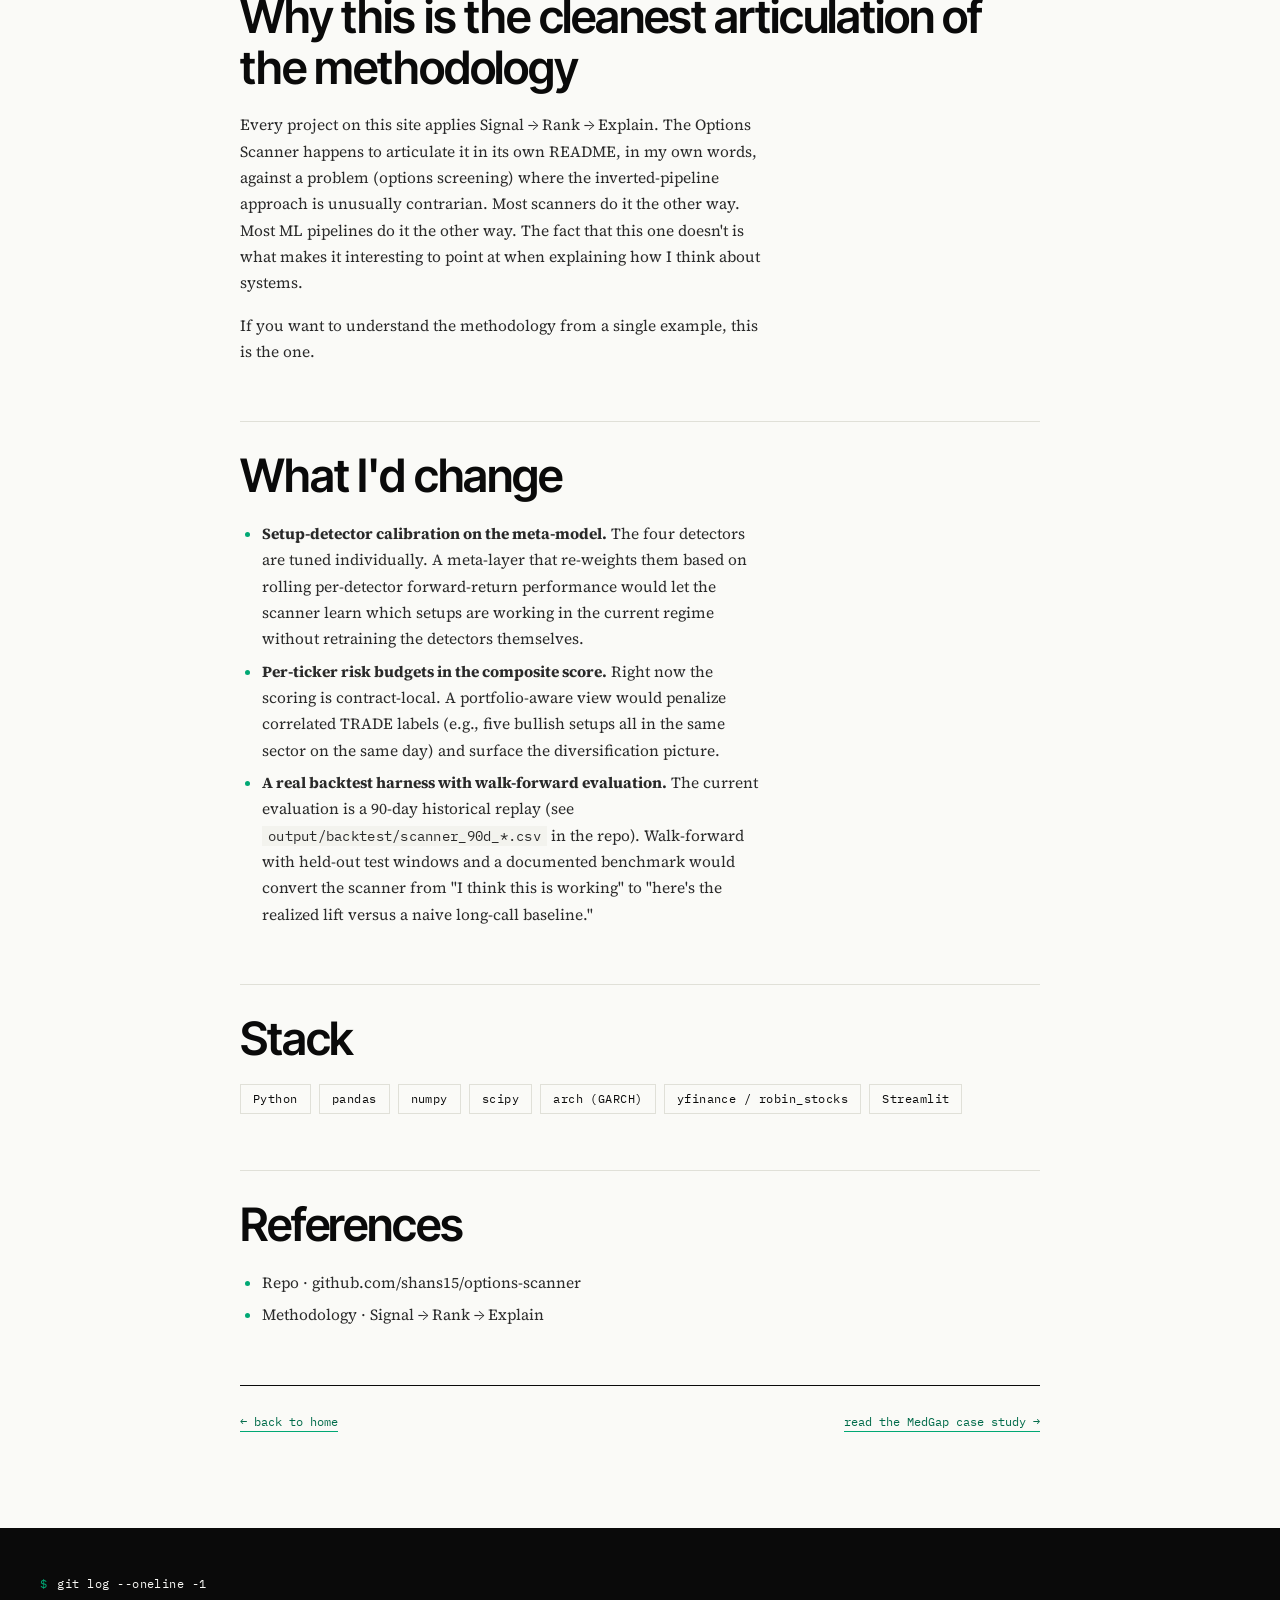
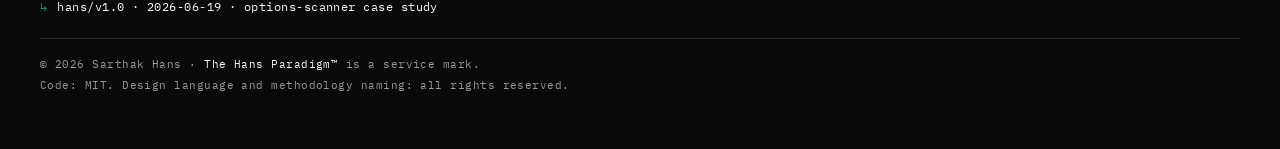
<file: work/options-scanner/index.html>
<!--
  ============================================================================
  Case study · Options Scanner
  © 2026 Sarthak Hans. The Hans Paradigm™.
  ============================================================================
-->
<!DOCTYPE html>
<html lang="en">
<head>
  <meta charset="utf-8">
  <meta name="viewport" content="width=device-width, initial-scale=1, viewport-fit=cover">
  <meta name="theme-color" content="#0a0a0a">
  <title>Options Scanner — case study · Sarthak Hans</title>
  <meta name="description" content="End-of-day options scanner that detects directional setups first, then ranks long-premium contracts by P(profit), expected value, and stress-tested risk. The clearest articulation of Signal → Rank → Explain in code.">
  <link rel="preconnect" href="https://fonts.googleapis.com">
  <link rel="preconnect" href="https://fonts.gstatic.com" crossorigin>
  <link href="https://fonts.googleapis.com/css2?family=Inter+Tight:wght@400;500;600;700&family=IBM+Plex+Mono:wght@400;500;600&family=Source+Serif+4:ital,wght@0,400;0,500;1,400&display=swap" rel="stylesheet">
  <link rel="stylesheet" href="/styles.css">
</head>
<body>

<div class="status-bar" role="status">
  <div class="status-inner">
    <div class="status-left">
      <span class="status-dot" aria-hidden="true"></span>
      <span class="status-token">PAGE</span><span class="status-value">/work/options-scanner</span>
      <span class="status-sep">|</span>
      <span class="status-token">CASE_STUDY</span><span class="status-value">02 of 06</span>
    </div>
    <div class="status-right">
      <span class="status-token">UTC</span><span class="status-value" id="clock">--:--:--</span>
    </div>
  </div>
</div>

<nav class="nav">
  <div class="nav-inner">
    <a class="brand" href="/"><span class="brand-name">Sarthak Hans</span><span class="brand-glyph">→</span></a>
    <div class="nav-links nav-links-desktop">
      <a href="/#work">work</a><a href="/#research">research</a><a href="/#method">method</a><a href="/about/">about</a><a href="/#contact">contact</a>
    </div>
    <button class="nav-toggle" id="nav-toggle" aria-label="Open navigation menu" aria-controls="nav-drawer" aria-expanded="false" onclick="HansParadigm.toggleDrawer()">
      <span class="nav-toggle-bar"></span><span class="nav-toggle-bar"></span><span class="nav-toggle-label">menu</span>
    </button>
  </div>
</nav>

<div class="nav-backdrop" id="nav-backdrop" onclick="HansParadigm.closeDrawer()" aria-hidden="true"></div>
<aside class="nav-drawer" id="nav-drawer" aria-hidden="true">
  <div class="nav-drawer-head">
    <div class="nav-drawer-label">// menu</div>
    <button class="nav-drawer-close" onclick="HansParadigm.closeDrawer()">close ✕</button>
  </div>
  <ul class="nav-drawer-list">
    <li><a href="/#work"     onclick="HansParadigm.closeDrawer()"><span class="ndl-num">01</span><span>work</span></a></li>
    <li><a href="/#research" onclick="HansParadigm.closeDrawer()"><span class="ndl-num">02</span><span>research</span></a></li>
    <li><a href="/#method"   onclick="HansParadigm.closeDrawer()"><span class="ndl-num">03</span><span>method</span></a></li>
    <li><a href="/about/"    onclick="HansParadigm.closeDrawer()"><span class="ndl-num">04</span><span>about</span></a></li>
    <li><a href="/#contact"  onclick="HansParadigm.closeDrawer()"><span class="ndl-num">05</span><span>contact</span></a></li>
  </ul>
  <div class="nav-drawer-foot">
    <div>operator <em>shans15</em></div>
    <div>paradigm <em>hans.v1.0</em></div>
  </div>
</aside>

<main class="article">
  <div class="breadcrumb">
    <a href="/">home</a><span class="crumb-sep">/</span><a href="/#work">work</a><span class="crumb-sep">/</span><span>options-scanner</span>
  </div>

  <header class="article-head">
    <div class="article-eyebrow">case study · fintech · quant</div>
    <h1 class="article-h1">Options Scanner — invert the firehose. Direction first, contracts second.</h1>
    <p class="article-sub">Most option scanners evaluate every contract on every ticker and try to sort the noise afterward. This one inverts the problem — find the directional setup on the daily chart first, then run the expensive contract math only on the survivors.</p>
    <div class="article-meta">
      <span class="am-item"><span class="am-k">universe</span><span>S&amp;P 500</span></span>
      <span class="am-item"><span class="am-k">cadence</span><span>end-of-day</span></span>
      <span class="am-item"><span class="am-k">stack</span><span>Python · GARCH · Monte Carlo · Streamlit</span></span>
      <span class="am-item"><span class="am-k">repo</span><span><a href="https://github.com/shans15/options-scanner">github.com/shans15/options-scanner</a></span></span>
    </div>
  </header>

  <section class="article-section">
    <h2>Problem</h2>
    <p>Public options scanners are loud. They rank every available contract on every ticker by some composite of liquidity, implied vol, theta, and a few other terms, and present you with a multi-thousand-row spreadsheet. The signal-to-noise ratio is terrible. Most of the contracts the scanner ranks highly are sitting on top of charts that aren't actually setting up to move in either direction — the math is good, the underlying isn't.</p>
    <div class="callout">
      <p>From the repo, in my own words: <em>"Most option scanners are noisy because they evaluate every contract on every ticker, then try to sort the firehose. This one inverts the problem."</em></p>
    </div>
  </section>

  <section class="article-section">
    <h2>Constraints</h2>
    <ul>
      <li><b>Single laptop, single-user.</b> No data infrastructure. The scanner has to run end-of-day in under a minute against a 500-ticker universe on consumer hardware.</li>
      <li><b>Read-only.</b> No order execution. The scanner outputs a labeled candidate list; a human decides whether to trade.</li>
      <li><b>EOD, not real-time.</b> The detectors operate on completed daily bars. This is a swing/day-trade scanner, not a high-frequency signal generator. The cadence constraint is what lets the model use slow-but-correct setups instead of fast-but-noisy ones.</li>
    </ul>
  </section>

  <section class="article-section">
    <h2>Approach</h2>
    <p>The scanner is the cleanest expression of Signal → Rank → Explain in any of my repos. Each stage has its own job and refuses to do the others' work.</p>

    <h3>01 / Signal — four technical detectors, run cheaply, drop most of the universe</h3>
    <p>A ticker only enters the scan if at least one of four Saty-style setups fires on its daily chart:</p>
    <ul>
      <li><b>Compression breakout</b> — Phase Oscillator squeeze with a stacked EMA ribbon, expanding range</li>
      <li><b>Pullback in trend</b> — price taps the 13/21 EMA in a stacked trend with PO near zero</li>
      <li><b>Stage 2 breakout / Stage 4 breakdown</b> — fresh EMA48 cross after compression, near a 52-week extreme</li>
      <li><b>Failed-breakdown reversal</b> — recovery above a swept low</li>
    </ul>
    <p>The detectors are fully deterministic — no model calls, no embedding lookups, just price/EMA/PO arithmetic. Their job is to fail loudly: most tickers exit the pipeline here. The expensive option-chain pull never happens on the noise.</p>

    <h3>02 / Rank — strategy is chosen by the setup, then scored four ways</h3>
    <p>The crucial design choice: the surviving setup constrains the strategy. Bullish setup → only long calls and cash-secured puts. Bearish setup → only long puts and naked calls. You don't waste analysis on contracts the setup doesn't support. This is the inversion in action — the firehose never gets sorted; it gets <em>defined out of existence</em> by the upstream filter.</p>
    <p>For every surviving contract, four probability-of-profit models run, each with a different prior on volatility:</p>
    <ol>
      <li>Black-Scholes baseline</li>
      <li>GARCH-conditioned forecast vol</li>
      <li>Monte Carlo on the GARCH path distribution</li>
      <li>Stress-tested adverse-move scenarios (1σ and 2σ against the trade)</li>
    </ol>
    <p>The composite score is EV-aware — it doesn't reward high P(profit) on contracts where the expected loss in the failure case wipes the expected gain. The result is a small ranked list per ticker, not a sorted-by-IV firehose.</p>

    <h3>03 / Explain — labeled output, traceable to the setup</h3>
    <p>The scanner output is a 3-class label per ranked contract:</p>
    <div class="callout">
      <p><code>TRADE</code> · <code>WATCHLIST</code> · <code>NO_TRADE</code></p>
    </div>
    <p>Each row carries the setup name that put the ticker on the list, the strategy implied by that setup, the composite score, and the contract identifiers. The trader doesn't have to reconstruct why the scanner picked a contract — the upstream provenance is in the row.</p>
  </section>

  <section class="article-section">
    <h2>Why this is the cleanest articulation of the methodology</h2>
    <p>Every project on this site applies Signal → Rank → Explain. The Options Scanner happens to articulate it in its own README, in my own words, against a problem (options screening) where the inverted-pipeline approach is unusually contrarian. Most scanners do it the other way. Most ML pipelines do it the other way. The fact that this one doesn't is what makes it interesting to point at when explaining how I think about systems.</p>
    <p>If you want to understand <a href="/#method">the methodology</a> from a single example, this is the one.</p>
  </section>

  <section class="article-section">
    <h2>What I'd change</h2>
    <ul>
      <li><b>Setup-detector calibration on the meta-model.</b> The four detectors are tuned individually. A meta-layer that re-weights them based on rolling per-detector forward-return performance would let the scanner learn which setups are working in the current regime without retraining the detectors themselves.</li>
      <li><b>Per-ticker risk budgets in the composite score.</b> Right now the scoring is contract-local. A portfolio-aware view would penalize correlated TRADE labels (e.g., five bullish setups all in the same sector on the same day) and surface the diversification picture.</li>
      <li><b>A real backtest harness with walk-forward evaluation.</b> The current evaluation is a 90-day historical replay (see <code>output/backtest/scanner_90d_*.csv</code> in the repo). Walk-forward with held-out test windows and a documented benchmark would convert the scanner from "I think this is working" to "here's the realized lift versus a naive long-call baseline."</li>
    </ul>
  </section>

  <section class="article-section">
    <h2>Stack</h2>
    <div class="stack-list">
      <span>Python</span><span>pandas</span><span>numpy</span><span>scipy</span><span>arch (GARCH)</span><span>yfinance / robin_stocks</span><span>Streamlit</span>
    </div>
  </section>

  <section class="article-section">
    <h2>References</h2>
    <ul>
      <li>Repo · <a href="https://github.com/shans15/options-scanner">github.com/shans15/options-scanner</a></li>
      <li>Methodology · <a href="/#method">Signal → Rank → Explain</a></li>
    </ul>
  </section>

  <div class="article-foot">
    <a href="/">← back to home</a>
    <a href="/work/medgap/">read the MedGap case study →</a>
  </div>
</main>

<footer class="footer">
  <div class="footer-inner">
    <div class="footer-block"><span class="footer-token">$</span><span class="footer-val">git log --oneline -1</span></div>
    <div class="footer-block"><span class="footer-token">↳</span><span class="footer-val">hans/v1.0 · 2026-06-19 · options-scanner case study</span></div>
    <div class="footer-rule"></div>
    <div class="footer-meta">
      <div>© 2026 Sarthak Hans · <em>The Hans Paradigm™</em> is a service mark.</div>
      <div>Code: MIT. Design language and methodology naming: all rights reserved.</div>
    </div>
  </div>
</footer>

<script src="/app.js"></script>
</body>
</html>
</file>
<file: styles.css>
/*
  ============================================================================
  THE HANS PARADIGM — Stylesheet
  ----------------------------------------------------------------------------
  Design system for a Signal → Rank → Explain interface.
  Authored: 2026-06-19 · Sarthak Hans · all rights reserved.
  ============================================================================
*/

/* --------------------------------------------------------------------------
   1. Tokens — bone-white surface, ink type, one signal color (clinical green)
   -------------------------------------------------------------------------- */
:root {
  /* surfaces */
  --bg:           #fafaf7;
  --bg-2:         #f3f3ee;
  --bg-3:         #ededea;
  --ink:          #0a0a0a;
  --ink-soft:     #2a2a2a;
  --ink-dark:     #1a1a1a;

  /* lines & muted */
  --line:         #e0e0d8;
  --line-soft:    #ededea;
  --muted:        #5e5e58;
  --muted-2:      #9a9a93;

  /* one signal color — clinical green, used sparingly */
  --signal:       #00a874;
  --signal-soft:  #e6f6f0;
  --signal-ink:   #006b4a;

  /* WATCH register — muted amber */
  --watch:        #9b6f2b;
  --watch-soft:   #fbf3e3;

  /* type */
  --sans:         'Inter Tight', system-ui, -apple-system, sans-serif;
  --mono:         'IBM Plex Mono', ui-monospace, Menlo, Consolas, monospace;
  --serif:        'Source Serif 4', Georgia, 'Times New Roman', serif;

  /* type metrics — intentionally not the typical ladder */
  --t-xs:         10.5px;
  --t-sm:         11.5px;
  --t-base:       13.5px;
  --t-md:         15.5px;
  --t-lg:         19.5px;
  --t-xl:         28.5px;
  --t-2xl:        46px;
  --t-display:    clamp(56px, 9vw, 122px);

  /* rhythm */
  --gutter:       40px;
  --max:          1400px;     /* desktop cap; the design holds up to ultrawide w/ added side breathing */

  /* touch */
  --tap:          44px;       /* WCAG 2.5.5 minimum touch target */

  /* safe areas (iPhone notch / home indicator) */
  --safe-t:       env(safe-area-inset-top, 0px);
  --safe-r:       env(safe-area-inset-right, 0px);
  --safe-b:       env(safe-area-inset-bottom, 0px);
  --safe-l:       env(safe-area-inset-left, 0px);
}

/* --------------------------------------------------------------------------
   2. Reset — minimal, opinionated
   -------------------------------------------------------------------------- */
*, *::before, *::after { box-sizing: border-box; }
html, body { margin: 0; padding: 0; }
html { background: var(--bg); -webkit-text-size-adjust: 100%; }
body {
  font-family: var(--sans);
  font-size: var(--t-base);
  color: var(--ink);
  background: var(--bg);
  -webkit-font-smoothing: antialiased;
  -moz-osx-font-smoothing: grayscale;
  font-feature-settings: "kern", "liga", "calt";
  line-height: 1.45;
  /* respect iPhone safe areas at the body edges */
  padding-left: var(--safe-l);
  padding-right: var(--safe-r);
}
body.no-scroll { overflow: hidden; }
a { color: inherit; text-decoration: none; -webkit-tap-highlight-color: transparent; }
button { font: inherit; color: inherit; background: none; border: none; padding: 0; cursor: pointer; -webkit-tap-highlight-color: transparent; touch-action: manipulation; }
h1, h2, h3, h4, p, dl, dd { margin: 0; }
dl { padding: 0; }

/* --------------------------------------------------------------------------
   3. Status bar — system metadata, fixed across top
   -------------------------------------------------------------------------- */
.status-bar {
  position: sticky;
  top: 0;
  z-index: 60;
  background: var(--ink);
  color: var(--bg);
  border-bottom: 1px solid var(--ink);
}
.status-inner {
  max-width: var(--max);
  margin: 0 auto;
  padding: 7px var(--gutter);
  display: flex;
  justify-content: space-between;
  align-items: center;
  font-family: var(--mono);
  font-size: var(--t-xs);
  letter-spacing: 0.08em;
  white-space: nowrap;
  overflow-x: auto;
}
.status-left, .status-right { display: flex; align-items: center; gap: 12px; }
.status-token { color: var(--muted-2); }
.status-value { color: var(--bg); }
.status-sep { color: var(--muted-2); opacity: 0.6; }
.status-dot {
  display: inline-block;
  width: 6px; height: 6px;
  background: var(--signal);
  margin-right: 4px;
  animation: status-pulse 2.4s ease-in-out infinite;
}
@keyframes status-pulse {
  0%, 100% { opacity: 1; }
  50%      { opacity: 0.35; }
}

/* --------------------------------------------------------------------------
   4. Nav — minimal, register-locked to mono lowercase
   -------------------------------------------------------------------------- */
.nav {
  position: sticky;
  top: 28px;
  z-index: 55;
  background: var(--bg);
  border-bottom: 1px solid var(--line);
}
.nav-inner {
  max-width: var(--max);
  margin: 0 auto;
  padding: 14px var(--gutter);
  display: flex;
  justify-content: space-between;
  align-items: baseline;
  gap: 24px;
}
.brand {
  display: flex; align-items: baseline; gap: 8px;
  font-family: var(--sans);
  font-weight: 600;
  font-size: var(--t-md);
  letter-spacing: -0.015em;
}
.brand-glyph { font-family: var(--mono); color: var(--signal); }
.nav-links {
  display: flex;
  align-items: baseline;
  gap: 22px;
  font-family: var(--mono);
  font-size: var(--t-sm);
}
.nav-links a {
  color: var(--muted);
  transition: color 0.15s;
}
.nav-links a:hover { color: var(--ink); }
.nav-cv { color: var(--ink) !important; }

/* Hamburger button — only visible on mobile (≤700px) */
.nav-toggle {
  display: none;
  align-items: center;
  gap: 8px;
  padding: 12px 14px;
  min-height: var(--tap);
  border: 1px solid var(--line);
  background: var(--bg);
  color: var(--ink);
  font-family: var(--mono);
  font-size: var(--t-sm);
  letter-spacing: 0.08em;
  cursor: pointer;
}
.nav-toggle:hover { border-color: var(--ink); }
.nav-toggle-bar {
  display: inline-block;
  width: 16px;
  height: 1.5px;
  background: var(--ink);
}
.nav-toggle-bar + .nav-toggle-bar { margin-top: 0; }
.nav-toggle-bars-wrap {
  display: inline-flex;
  flex-direction: column;
  gap: 4px;
}
.nav-toggle-label { letter-spacing: 0.12em; }

/* Mobile drawer + backdrop */
.nav-backdrop {
  position: fixed;
  inset: 0;
  background: rgba(10, 10, 10, 0.4);
  opacity: 0;
  pointer-events: none;
  transition: opacity 0.22s ease;
  z-index: 70;
}
.nav-backdrop.open {
  opacity: 1;
  pointer-events: auto;
}
.nav-drawer {
  position: fixed;
  top: 0;
  right: 0;
  bottom: 0;
  width: min(86vw, 360px);
  background: var(--bg);
  border-left: 1px solid var(--ink);
  z-index: 75;
  transform: translateX(100%);
  transition: transform 0.28s cubic-bezier(0.2, 0.7, 0.2, 1);
  display: flex;
  flex-direction: column;
  padding: calc(20px + var(--safe-t)) 24px calc(20px + var(--safe-b));
}
.nav-drawer.open { transform: translateX(0); }
.nav-drawer-head {
  display: flex;
  justify-content: space-between;
  align-items: center;
  padding-bottom: 18px;
  border-bottom: 1px solid var(--line);
  margin-bottom: 12px;
}
.nav-drawer-label {
  font-family: var(--mono);
  font-size: var(--t-xs);
  color: var(--signal);
  letter-spacing: 0.16em;
  text-transform: uppercase;
}
.nav-drawer-close {
  font-family: var(--mono);
  font-size: var(--t-sm);
  color: var(--ink);
  padding: 10px 12px;
  min-height: var(--tap);
  border: 1px solid var(--line);
  letter-spacing: 0.06em;
}
.nav-drawer-list {
  list-style: none;
  padding: 0;
  margin: 0;
  flex: 1;
}
.nav-drawer-list li { border-bottom: 1px solid var(--line-soft); }
.nav-drawer-list a {
  display: flex;
  align-items: center;
  gap: 18px;
  padding: 20px 4px;
  font-family: var(--sans);
  font-size: var(--t-lg);
  font-weight: 500;
  color: var(--ink);
  letter-spacing: -0.01em;
  min-height: var(--tap);
}
.nav-drawer-list a:active { background: var(--bg-2); }
.ndl-num {
  font-family: var(--mono);
  font-size: var(--t-xs);
  color: var(--muted-2);
  letter-spacing: 0.12em;
  min-width: 24px;
}
.nav-drawer-foot {
  font-family: var(--mono);
  font-size: var(--t-xs);
  color: var(--muted-2);
  letter-spacing: 0.06em;
  padding-top: 18px;
  border-top: 1px solid var(--line);
  display: flex;
  flex-direction: column;
  gap: 4px;
}
.nav-drawer-foot em { color: var(--ink); font-style: normal; }

/* --------------------------------------------------------------------------
   5. Stage labels — recurring marker used at the start of each section
   -------------------------------------------------------------------------- */
.stage-label {
  display: inline-flex;
  align-items: center;
  gap: 10px;
  font-family: var(--mono);
  font-size: var(--t-xs);
  color: var(--signal);
  text-transform: uppercase;
  letter-spacing: 0.16em;
  margin-bottom: 26px;
}
.stage-label::before {
  content: "";
  display: inline-block;
  width: 22px;
  height: 1px;
  background: var(--signal);
}
.stage-label-section { margin-bottom: 32px; }
.stage-label-on-dark { color: var(--signal); }
.stage-label-on-dark::before { background: var(--signal); }
.stage-num { font-weight: 500; }
.stage-name { opacity: 0.9; }

/* --------------------------------------------------------------------------
   6. Hero — asymmetric grid: identity left, thesis right
   -------------------------------------------------------------------------- */
.hero {
  max-width: var(--max);
  margin: 0 auto;
  padding: 84px var(--gutter) 32px;
}
.hero-grid {
  display: grid;
  grid-template-columns: minmax(0, 7fr) minmax(0, 5fr);
  gap: 64px;
  align-items: end;
}
.hero-id { min-width: 0; }
.hero-h1 {
  font-family: var(--sans);
  font-weight: 600;
  font-size: var(--t-display);
  letter-spacing: -0.045em;
  line-height: 0.92;
  margin: 0 0 28px;
}
.hero-name { display: block; color: var(--ink); }
.hero-period { color: var(--signal); }
.hero-role {
  display: block;
  font-family: var(--mono);
  font-size: var(--t-md);
  font-weight: 400;
  color: var(--muted);
  letter-spacing: 0.04em;
  margin-top: 22px;
}
.hero-credentials {
  display: flex; flex-wrap: wrap; gap: 8px;
}
.cred {
  font-family: var(--mono);
  font-size: var(--t-xs);
  letter-spacing: 0.08em;
  padding: 5px 10px;
  background: transparent;
  border: 1px solid var(--line);
  color: var(--muted);
  text-transform: uppercase;
}
.cred-award { color: var(--signal-ink); border-color: var(--signal); background: var(--signal-soft); }

.hero-thesis {
  border-left: 1px solid var(--line);
  padding-left: 32px;
}
.thesis-label {
  font-family: var(--mono);
  font-size: var(--t-xs);
  color: var(--muted-2);
  margin-bottom: 14px;
  letter-spacing: 0.08em;
}
.thesis-text {
  font-family: var(--serif);
  font-size: var(--t-lg);
  line-height: 1.55;
  color: var(--ink-soft);
  margin-bottom: 18px;
}
.thesis-em {
  font-family: var(--mono);
  font-style: normal;
  font-size: 0.85em;
  background: var(--signal-soft);
  color: var(--signal-ink);
  padding: 1px 8px;
  letter-spacing: 0.02em;
}
.thesis-meta {
  font-family: var(--mono);
  font-size: var(--t-xs);
  color: var(--muted-2);
  letter-spacing: 0.04em;
}
.thesis-meta-em { color: var(--ink); }

/* Scan line — single horizontal rule with a slow moving pulse */
.scanline {
  height: 1px;
  background: var(--line);
  margin: 56px 0 22px;
  position: relative;
  overflow: hidden;
}
.scanline-pulse {
  position: absolute;
  top: -1px;
  left: 0;
  height: 3px;
  width: 96px;
  background: linear-gradient(90deg, transparent, var(--signal), transparent);
  animation: scan-pulse 6s linear infinite;
}
@keyframes scan-pulse {
  0%   { transform: translateX(-120px); }
  100% { transform: translateX(120vw); }
}

/* Filter bar — looks like a CLI options row */
.filter-bar {
  display: flex;
  align-items: center;
  gap: 6px;
  flex-wrap: wrap;
  font-family: var(--mono);
  font-size: var(--t-sm);
  padding: 4px 0;
}
.filter-label {
  color: var(--muted-2);
  letter-spacing: 0.1em;
  margin-right: 8px;
}
.filter-btn {
  font-family: var(--mono);
  font-size: var(--t-sm);
  padding: 6px 12px;
  border: 1px solid var(--line);
  color: var(--muted);
  background: var(--bg);
  letter-spacing: 0.04em;
  transition: all 0.12s ease;
  /* SHARP. zero radius. */
}
.filter-btn:hover { border-color: var(--ink); color: var(--ink); }
.filter-btn.active {
  background: var(--ink);
  color: var(--bg);
  border-color: var(--ink);
}
.filter-count { color: var(--muted-2); margin-left: 2px; }
.filter-btn.active .filter-count { color: var(--muted-2); }
.filter-spacer { flex: 1; }
.filter-sort { color: var(--muted-2); margin-left: auto; }
.filter-sort-val { color: var(--ink); }

/* --------------------------------------------------------------------------
   7. Rank section — dense scan-output table with embedded Explain panels
   -------------------------------------------------------------------------- */
.rank {
  max-width: var(--max);
  margin: 0 auto;
  padding: 40px var(--gutter) 24px;
}

.rank-head, .rr-trigger {
  display: grid;
  grid-template-columns: 56px minmax(0, 1fr) 280px;
  gap: 18px;
  align-items: center;
}
.rank-head {
  padding: 10px 12px;
  border-bottom: 1px solid var(--ink);
  font-family: var(--mono);
  font-size: var(--t-xs);
  color: var(--muted-2);
  letter-spacing: 0.16em;
  text-transform: uppercase;
}

.rank-row {
  border-bottom: 1px solid var(--line-soft);
  transition: background 0.15s ease;
}
.rank-row.hidden { display: none; }
.rank-row[aria-expanded="true"] { background: var(--bg-2); }

.rr-trigger {
  padding: 22px 12px;
  cursor: pointer;
}
.rr-trigger:hover { background: var(--bg-2); }

.rr-num {
  font-family: var(--mono);
  font-size: var(--t-md);
  color: var(--muted-2);
  font-weight: 500;
}
.rank-row[aria-expanded="true"] .rr-num { color: var(--signal); }

.rr-name h3 {
  font-family: var(--sans);
  font-size: var(--t-lg);
  font-weight: 600;
  letter-spacing: -0.015em;
  margin-bottom: 6px;
  color: var(--ink);
}
.rr-sub {
  display: block;
  font-family: var(--mono);
  font-weight: 400;
  font-size: var(--t-sm);
  color: var(--muted);
  letter-spacing: 0.02em;
  margin-top: 4px;
}
.rr-tags {
  display: flex; gap: 6px; flex-wrap: wrap;
  font-family: var(--mono);
  font-size: var(--t-xs);
  color: var(--muted);
  letter-spacing: 0.06em;
}
.rr-tags .dot { color: var(--muted-2); }

.rr-badges {
  display: flex; gap: 6px; flex-wrap: wrap;
}
.badge {
  font-family: var(--mono);
  font-size: var(--t-xs);
  padding: 3px 8px;
  background: var(--bg);
  color: var(--muted);
  border: 1px solid var(--line);
  letter-spacing: 0.04em;
}
.badge-award { background: var(--signal-soft); color: var(--signal-ink); border-color: var(--signal); }
.badge-prod { background: var(--watch-soft); color: var(--watch); border-color: #d8b878; }

/* Explain — hidden by default, opens on click */
.rr-explain {
  display: none;
  padding: 4px 12px 36px;
  background: var(--bg-2);
  border-top: 1px solid var(--line);
}
.rank-row[aria-expanded="true"] .rr-explain { display: block; }
.explain-grid {
  display: grid;
  grid-template-columns: minmax(0, 1.8fr) minmax(0, 1fr);
  gap: 56px;
  padding-top: 24px;
}
.explain-label {
  font-family: var(--mono);
  font-size: var(--t-xs);
  color: var(--signal);
  letter-spacing: 0.16em;
  text-transform: uppercase;
  margin-bottom: 12px;
}
.explain-text {
  font-family: var(--serif);
  font-size: var(--t-md);
  line-height: 1.65;
  color: var(--ink-soft);
  margin-bottom: 16px;
  max-width: 65ch;
}
.explain-text em {
  font-style: italic;
  color: var(--ink);
  font-weight: 500;
}
.explain-text code {
  font-family: var(--mono);
  font-size: 0.9em;
  background: var(--bg-3);
  padding: 1px 5px;
  letter-spacing: 0.02em;
}
.explain-links {
  display: flex;
  gap: 18px;
  font-family: var(--mono);
  font-size: var(--t-sm);
}
.explain-links a {
  color: var(--signal-ink);
  border-bottom: 1px solid var(--signal);
  padding-bottom: 1px;
  transition: opacity 0.15s;
}
.explain-links a:hover { opacity: 0.7; }
.explain-note {
  font-family: var(--mono);
  font-size: var(--t-sm);
  color: var(--dim);
  font-style: italic;
}

.feat-list {
  font-family: var(--mono);
  font-size: var(--t-sm);
}
.feat {
  display: flex;
  justify-content: space-between;
  gap: 12px;
  padding: 6px 0;
  border-bottom: 1px dotted var(--line);
}
.feat:last-child { border-bottom: none; }
.feat dt { color: var(--muted); letter-spacing: 0.04em; }
.feat dd { color: var(--ink); text-align: right; }

.rank-foot {
  margin-top: 28px;
  padding: 14px 12px;
  font-family: var(--mono);
  font-size: var(--t-xs);
  color: var(--ink);
  letter-spacing: 0.06em;
  border-top: 1px solid var(--ink);
}
.rank-foot-token { color: var(--muted-2); }

/* --------------------------------------------------------------------------
   8. Method section — inverted register (dark), three named stages
   -------------------------------------------------------------------------- */
.method {
  background: var(--ink);
  color: var(--bg);
  margin-top: 72px;
  padding: 96px var(--gutter);
}
.method-inner { max-width: var(--max); margin: 0 auto; }
.method-h2 {
  font-family: var(--sans);
  font-weight: 600;
  font-size: var(--t-2xl);
  letter-spacing: -0.025em;
  line-height: 1.05;
  margin-bottom: 28px;
  max-width: 920px;
}
.method-em {
  display: inline-block;
  background: var(--signal);
  color: var(--ink);
  padding: 0 8px;
  font-family: var(--mono);
  font-size: 0.78em;
  letter-spacing: 0.01em;
}
.method-lead {
  font-family: var(--serif);
  font-size: var(--t-lg);
  line-height: 1.6;
  color: #c9c9c4;
  max-width: 740px;
  margin-bottom: 48px;
}
.method-lead em { color: var(--bg); font-style: italic; }

.method-stages {
  display: grid;
  grid-template-columns: repeat(3, 1fr);
  gap: 18px;
  margin-bottom: 56px;
}
.method-stage {
  padding: 28px;
  border: 1px solid #2a2a2a;
  background: #0f0f0f;
}
.ms-num {
  font-family: var(--mono);
  font-size: var(--t-xs);
  color: var(--signal);
  letter-spacing: 0.16em;
  margin-bottom: 14px;
}
.method-stage h3 {
  font-family: var(--sans);
  font-weight: 600;
  font-size: var(--t-xl);
  letter-spacing: -0.02em;
  margin-bottom: 12px;
  color: var(--bg);
}
.method-stage p {
  font-family: var(--serif);
  font-size: var(--t-md);
  line-height: 1.6;
  color: var(--muted-2);
}

.method-foot {
  font-family: var(--mono);
  font-size: var(--t-xs);
  color: var(--muted-2);
  letter-spacing: 0.06em;
  padding-top: 24px;
  border-top: 1px solid #2a2a2a;
}
.method-foot em { color: var(--bg); font-style: normal; }
.method-sep { margin: 0 14px; opacity: 0.5; }

/* --------------------------------------------------------------------------
   9. Research section — academic register, narrow column
   -------------------------------------------------------------------------- */
.research { padding: 96px var(--gutter); }
.research-inner { max-width: 880px; margin: 0 auto; }
.research-h2 {
  font-family: var(--serif);
  font-weight: 500;
  font-size: var(--t-2xl);
  letter-spacing: -0.02em;
  line-height: 1.1;
  margin-bottom: 14px;
}
.research-h2 em { font-style: italic; color: var(--signal-ink); font-weight: 400; }
.research-lead {
  font-family: var(--serif);
  font-style: italic;
  font-size: var(--t-md);
  color: var(--muted);
  margin-bottom: 48px;
}

.pub {
  padding: 28px 0;
  border-bottom: 1px solid var(--line);
}
.pub:last-of-type { border-bottom: none; }
.pub-type {
  font-family: var(--mono);
  font-size: var(--t-xs);
  color: var(--signal-ink);
  letter-spacing: 0.14em;
  text-transform: uppercase;
  margin-bottom: 8px;
}
.pub-title {
  font-family: var(--serif);
  font-weight: 500;
  font-size: var(--t-xl);
  line-height: 1.3;
  margin-bottom: 6px;
}
.pub-title a {
  color: var(--ink);
  border-bottom: 1px solid var(--line);
  padding-bottom: 1px;
}
.pub-title a:hover { border-color: var(--signal); color: var(--signal-ink); }
.pub-authors {
  font-family: var(--serif);
  font-style: italic;
  color: var(--muted);
  font-size: var(--t-md);
  margin-bottom: 4px;
}
.pub-venue {
  font-family: var(--mono);
  font-size: var(--t-xs);
  color: var(--muted-2);
  letter-spacing: 0.06em;
  margin-bottom: 14px;
}
.pub-venue em { color: var(--signal-ink); font-style: normal; }
.pub-abstract {
  font-family: var(--serif);
  font-size: var(--t-md);
  line-height: 1.65;
  color: var(--muted);
  margin-bottom: 14px;
}
.pub-links {
  font-family: var(--mono);
  font-size: var(--t-sm);
  display: flex;
  gap: 16px;
}
.pub-links a {
  color: var(--signal-ink);
  border-bottom: 1px solid var(--signal);
  padding-bottom: 1px;
}

.research-interests {
  margin-top: 36px;
  padding-top: 22px;
  border-top: 1px solid var(--line);
  font-family: var(--serif);
  font-style: italic;
  color: var(--muted);
  font-size: var(--t-md);
  line-height: 1.6;
}
.ri-label {
  font-family: var(--mono);
  font-style: normal;
  font-size: var(--t-xs);
  color: var(--ink);
  letter-spacing: 0.12em;
  text-transform: uppercase;
  margin-right: 14px;
}

/* --------------------------------------------------------------------------
   10. Contact — system-prompt style link rows
   -------------------------------------------------------------------------- */
.contact { padding: 80px var(--gutter); background: var(--bg-2); border-top: 1px solid var(--line); }
.contact-inner { max-width: var(--max); margin: 0 auto; }
.contact-h2 {
  font-family: var(--sans);
  font-weight: 600;
  font-size: var(--t-2xl);
  letter-spacing: -0.025em;
  margin-bottom: 14px;
}
.contact-lead {
  font-family: var(--serif);
  font-size: var(--t-lg);
  color: var(--muted);
  max-width: 640px;
  margin-bottom: 36px;
  line-height: 1.55;
}
.contact-grid {
  display: grid;
  grid-template-columns: repeat(3, 1fr);
  gap: 18px;
}
.contact-link {
  display: flex;
  flex-direction: column;
  gap: 6px;
  padding: 22px 24px;
  background: var(--bg);
  border: 1px solid var(--line);
  transition: all 0.15s ease;
}
.contact-link:hover { border-color: var(--ink); background: var(--bg); transform: translateY(-1px); }
.cl-label {
  font-family: var(--mono);
  font-size: var(--t-xs);
  color: var(--muted-2);
  letter-spacing: 0.16em;
  text-transform: uppercase;
}
.cl-val {
  font-family: var(--mono);
  font-size: var(--t-md);
  color: var(--ink);
  letter-spacing: -0.005em;
}

/* --------------------------------------------------------------------------
   11. Footer — system status block, formatted like a terminal output
   -------------------------------------------------------------------------- */
.footer {
  background: var(--ink);
  color: var(--bg);
  padding: 48px var(--gutter) 56px;
}
.footer-inner {
  max-width: var(--max);
  margin: 0 auto;
  font-family: var(--mono);
  font-size: var(--t-sm);
  letter-spacing: 0.04em;
}
.footer-block { margin-bottom: 6px; }
.footer-token { color: var(--signal); margin-right: 10px; }
.footer-val { color: var(--bg); }
.footer-rule {
  height: 1px;
  background: #2a2a2a;
  margin: 22px 0 18px;
}
.footer-meta {
  display: flex;
  flex-direction: column;
  gap: 6px;
  color: var(--muted-2);
  font-size: var(--t-xs);
}
.footer-meta em { color: var(--bg); font-style: normal; }

/* --------------------------------------------------------------------------
   11b. Article pages — case studies, about, research deep-dives
        Shared layout: breadcrumb back-link, narrow column, semantic sections
   -------------------------------------------------------------------------- */
.article {
  max-width: 880px;
  margin: 0 auto;
  padding: 56px var(--gutter) 96px;
}
.breadcrumb {
  font-family: var(--mono);
  font-size: var(--t-xs);
  color: var(--muted);
  letter-spacing: 0.1em;
  text-transform: uppercase;
  margin-bottom: 36px;
  display: flex;
  align-items: center;
  gap: 10px;
}
.breadcrumb a { color: var(--muted); transition: color 0.15s; border-bottom: 1px solid transparent; }
.breadcrumb a:hover { color: var(--ink); border-color: var(--line); }
.breadcrumb .crumb-sep { color: var(--muted-2); }

.article-head { margin-bottom: 56px; }
.article-eyebrow {
  font-family: var(--mono);
  font-size: var(--t-xs);
  color: var(--signal);
  letter-spacing: 0.16em;
  text-transform: uppercase;
  margin-bottom: 16px;
}
.article-h1 {
  font-family: var(--sans);
  font-weight: 600;
  font-size: clamp(40px, 6vw, 68px);
  letter-spacing: -0.03em;
  line-height: 1.02;
  margin-bottom: 18px;
}
.article-sub {
  font-family: var(--serif);
  font-style: italic;
  font-size: var(--t-lg);
  color: var(--muted);
  line-height: 1.5;
  margin-bottom: 28px;
  max-width: 720px;
}
.article-meta {
  display: flex;
  flex-wrap: wrap;
  gap: 10px;
  font-family: var(--mono);
  font-size: var(--t-xs);
  color: var(--muted);
  letter-spacing: 0.06em;
}
.article-meta .am-item {
  display: inline-flex;
  align-items: center;
  gap: 6px;
  padding: 5px 10px;
  border: 1px solid var(--line);
}
.article-meta .am-item.award {
  background: var(--signal-soft);
  color: var(--signal-ink);
  border-color: var(--signal);
}
.article-meta .am-item .am-k { color: var(--muted-2); }

.article-section {
  margin-bottom: 56px;
  padding-top: 28px;
  border-top: 1px solid var(--line);
}
.article-section:first-of-type { padding-top: 0; border-top: none; }
.article-section h2 {
  font-family: var(--sans);
  font-weight: 600;
  font-size: var(--t-2xl);
  letter-spacing: -0.025em;
  line-height: 1.1;
  margin-bottom: 20px;
}
.article-section h3 {
  font-family: var(--sans);
  font-weight: 600;
  font-size: var(--t-xl);
  letter-spacing: -0.015em;
  margin: 28px 0 12px;
}
.article-section p {
  font-family: var(--serif);
  font-size: var(--t-md);
  line-height: 1.7;
  color: var(--ink-soft);
  margin-bottom: 16px;
  max-width: 65ch;
}
.article-section p em { color: var(--ink); font-style: italic; }
.article-section p code,
.article-section li code {
  font-family: var(--mono);
  font-size: 0.88em;
  background: var(--bg-2);
  padding: 1px 6px;
  letter-spacing: 0.02em;
}
.article-section ul, .article-section ol {
  font-family: var(--serif);
  font-size: var(--t-md);
  line-height: 1.7;
  color: var(--ink-soft);
  padding-left: 22px;
  margin-bottom: 16px;
  max-width: 65ch;
}
.article-section li { margin-bottom: 6px; }
.article-section li::marker { color: var(--signal); }

.article-section .callout {
  border-left: 2px solid var(--signal);
  padding: 14px 20px;
  background: var(--bg-2);
  margin: 18px 0;
}
.article-section .callout p { margin: 0; }

.article-section .figure {
  background: var(--bg-2);
  border: 1px solid var(--line);
  padding: 24px;
  margin: 24px 0;
}
.article-section .figure-cap {
  font-family: var(--mono);
  font-size: var(--t-xs);
  color: var(--muted);
  letter-spacing: 0.06em;
  margin-top: 14px;
  padding-top: 12px;
  border-top: 1px dotted var(--line);
}

/* Results table — clean, mono, no rounding */
.results-table {
  width: 100%;
  border-collapse: collapse;
  font-family: var(--mono);
  font-size: var(--t-sm);
  margin: 18px 0;
}
.results-table th, .results-table td {
  padding: 10px 14px;
  text-align: left;
  border-bottom: 1px solid var(--line);
}
.results-table th {
  font-size: var(--t-xs);
  color: var(--muted);
  letter-spacing: 0.1em;
  text-transform: uppercase;
  border-bottom-color: var(--ink);
}
.results-table td.num { font-weight: 500; color: var(--ink); }
.results-table td.signal { color: var(--signal-ink); font-weight: 500; }

/* Stack list — used at bottom of case studies */
.stack-list {
  display: flex;
  flex-wrap: wrap;
  gap: 8px;
  font-family: var(--mono);
  font-size: var(--t-sm);
}
.stack-list span {
  padding: 6px 12px;
  border: 1px solid var(--line);
  color: var(--ink);
  letter-spacing: 0.04em;
}

/* Article foot — links + next-prev */
.article-foot {
  margin-top: 56px;
  padding-top: 28px;
  border-top: 1px solid var(--ink);
  display: flex;
  flex-wrap: wrap;
  justify-content: space-between;
  gap: 20px;
  font-family: var(--mono);
  font-size: var(--t-sm);
}
.article-foot a {
  color: var(--signal-ink);
  border-bottom: 1px solid var(--signal);
  padding-bottom: 1px;
}

/* 404 page — minimal, signal-color terminal feel */
.error {
  min-height: 80vh;
  display: flex;
  flex-direction: column;
  justify-content: center;
  max-width: 720px;
  margin: 0 auto;
  padding: 64px var(--gutter);
}
.error-code {
  font-family: var(--mono);
  font-size: var(--t-display);
  color: var(--signal);
  letter-spacing: -0.05em;
  line-height: 0.9;
  margin-bottom: 24px;
}
.error-msg {
  font-family: var(--sans);
  font-size: var(--t-2xl);
  font-weight: 600;
  letter-spacing: -0.025em;
  margin-bottom: 14px;
}
.error-detail {
  font-family: var(--serif);
  font-size: var(--t-lg);
  color: var(--muted);
  margin-bottom: 36px;
}
.error-links {
  font-family: var(--mono);
  font-size: var(--t-sm);
  display: flex;
  gap: 20px;
}
.error-links a {
  color: var(--ink);
  border-bottom: 1px solid var(--line);
  padding-bottom: 2px;
}
.error-links a:hover { border-color: var(--signal); }

/* About-page specific — timeline */
.timeline { margin: 18px 0; }
.timeline-item {
  display: grid;
  grid-template-columns: 130px 1fr;
  gap: 24px;
  padding: 18px 0;
  border-bottom: 1px dotted var(--line);
}
.timeline-item:last-child { border-bottom: none; }
.timeline-when {
  font-family: var(--mono);
  font-size: var(--t-xs);
  color: var(--muted-2);
  letter-spacing: 0.06em;
  padding-top: 4px;
}
.timeline-what h4 {
  font-family: var(--sans);
  font-weight: 600;
  font-size: var(--t-md);
  margin-bottom: 4px;
}
.timeline-what .where {
  font-family: var(--mono);
  font-size: var(--t-xs);
  color: var(--muted);
  letter-spacing: 0.06em;
  margin-bottom: 6px;
}
.timeline-what p {
  font-family: var(--serif);
  font-size: var(--t-base);
  color: var(--muted);
  line-height: 1.55;
  margin: 0;
}

/* --------------------------------------------------------------------------
   12. Responsive — desktop-first cascade
        Breakpoints:
          ≤1080px  tablet: hero collapses, rank goes 2-col, narrower gutter
          ≤700px   mobile: drawer nav, full row reflow, larger touch targets
          ≤480px   small phone: type ladder dropped one notch
   -------------------------------------------------------------------------- */

/* TABLET --------------------------------------------------------------- */
@media (max-width: 1080px) {
  :root { --gutter: 28px; }
  .hero-grid { grid-template-columns: 1fr; gap: 36px; }
  .hero-thesis { border-left: none; border-top: 1px solid var(--line); padding-left: 0; padding-top: 22px; }

  /* rank row reflow on tablet: collapse to 3 columns, badges stay visible */
  .rank-head, .rr-trigger { grid-template-columns: 48px minmax(0, 1fr) 220px; gap: 14px; }
  .explain-grid { grid-template-columns: 1fr; gap: 28px; }
  .method-stages { grid-template-columns: 1fr; }
}

/* MOBILE --------------------------------------------------------------- */
@media (max-width: 700px) {
  :root { --gutter: 18px; }

  /* nav switches modes — inline links hide, hamburger appears */
  .nav-links-desktop { display: none; }
  .nav-toggle { display: inline-flex; }
  .nav-inner { padding: 12px var(--gutter); }

  /* status bar — keep clock + scan ID, hide secondary tokens */
  .status-inner { font-size: 10px; padding: 6px var(--gutter); }
  .status-left .status-token:nth-of-type(n+2),
  .status-left .status-value:nth-of-type(n+2),
  .status-left .status-sep { display: none; }
  .status-right .status-token:nth-of-type(n+2),
  .status-right .status-value:nth-of-type(n+2),
  .status-right .status-sep { display: none; }

  /* hero — type drops, credentials wrap as stacked chips */
  .hero { padding: 60px var(--gutter) 28px; }
  .hero-h1 { font-size: clamp(52px, 16vw, 92px); }
  .hero-role { font-size: var(--t-base); margin-top: 16px; }
  .cred { font-size: 10px; padding: 6px 10px; }

  /* filter bar — touch-sized buttons, horizontal scroll if overflow */
  .filter-bar {
    overflow-x: auto;
    flex-wrap: nowrap;
    padding-bottom: 8px;
    /* hide scrollbar but keep functionality */
    scrollbar-width: none;
  }
  .filter-bar::-webkit-scrollbar { display: none; }
  .filter-btn { padding: 10px 14px; min-height: var(--tap); white-space: nowrap; flex-shrink: 0; }
  .filter-sort { display: none; }

  /* rank row — FULL REFLOW: stacked layout, all info kept visible */
  .rank-head { display: none; }
  .rr-trigger {
    display: block;
    padding: 20px var(--gutter);
    position: relative;
    min-height: var(--tap);
  }
  .rr-num {
    position: absolute;
    top: 20px; right: var(--gutter);
    font-size: var(--t-sm);
    color: var(--muted-2);
  }
  .rank-row[aria-expanded="true"] .rr-num { color: var(--signal); }
  .rr-name { margin-bottom: 12px; padding-right: 36px; }
  .rr-name h3 { font-size: var(--t-md); }
  .rr-sub { font-size: var(--t-xs); }
  .rr-tags { font-size: 10px; margin-top: 4px; }
  .rr-badges { margin-top: 4px; }
  .badge { font-size: 10px; padding: 4px 8px; }

  .rr-explain { padding: 0 var(--gutter) 28px; }
  .explain-grid { gap: 22px; padding-top: 20px; }
  .explain-text { font-size: var(--t-base); line-height: 1.6; }
  .feat-list { font-size: var(--t-xs); }
  .feat dd { font-size: var(--t-xs); }

  /* method dark section — tighter spacing, fluid type */
  .method { padding: 64px var(--gutter); margin-top: 56px; }
  .method-h2 { font-size: clamp(30px, 7vw, 40px); }
  .method-lead { font-size: var(--t-md); }
  .method-stage { padding: 22px; }
  .method-stage h3 { font-size: var(--t-lg); }
  .method-stage p { font-size: var(--t-base); }
  .method-foot { font-size: 10px; }
  .method-foot .method-sep { display: none; }
  .method-foot { display: flex; flex-direction: column; gap: 4px; }

  /* research — narrower column, tighter type */
  .research { padding: 64px var(--gutter); }
  .research-h2 { font-size: clamp(30px, 7vw, 40px); }
  .pub-title { font-size: var(--t-lg); }
  .pub-abstract { font-size: var(--t-base); }

  /* contact */
  .contact { padding: 56px var(--gutter); }
  .contact-h2 { font-size: clamp(30px, 7vw, 40px); }
  .contact-grid { grid-template-columns: 1fr; gap: 10px; }
  .contact-link { min-height: var(--tap); padding: 18px 20px; }

  /* footer */
  .footer { padding: 40px var(--gutter) calc(48px + var(--safe-b)); }

  /* article pages */
  .article { padding: 40px var(--gutter) 72px; }
  .article-h1 { font-size: clamp(36px, 9vw, 56px); }
  .article-sub { font-size: var(--t-md); }
  .article-section h2 { font-size: clamp(28px, 7vw, 40px); }
  .article-section h3 { font-size: var(--t-lg); }
  .article-section p, .article-section ul, .article-section ol { font-size: var(--t-base); }
  .timeline-item { grid-template-columns: 1fr; gap: 6px; padding: 14px 0; }
  .results-table { font-size: var(--t-xs); }
  .results-table th, .results-table td { padding: 8px 10px; }
  .error-code { font-size: clamp(72px, 22vw, 140px); }
  .error-msg { font-size: clamp(28px, 7vw, 40px); }
  .error-detail { font-size: var(--t-md); }
}

/* SMALL PHONE ---------------------------------------------------------- */
@media (max-width: 480px) {
  .brand-name { font-size: var(--t-base); }
  .hero-credentials { gap: 6px; }
  .pub { padding: 22px 0; }
}

/* ULTRAWIDE (≥ 1600px) ------------------------------------------------- */
/* Cap the design so it doesn't sprawl on 4K / ultrawide monitors */
@media (min-width: 1600px) {
  :root { --gutter: 56px; }
}

/* --------------------------------------------------------------------------
   13. Accessibility — focus rings, reduced motion
   -------------------------------------------------------------------------- */
:focus-visible {
  outline: 2px solid var(--signal);
  outline-offset: 2px;
}
@media (prefers-reduced-motion: reduce) {
  *, *::before, *::after { animation-duration: 0.01ms !important; animation-iteration-count: 1 !important; transition-duration: 0.01ms !important; }
  .status-dot, .scanline-pulse { animation: none; opacity: 1; }
}
</file>
